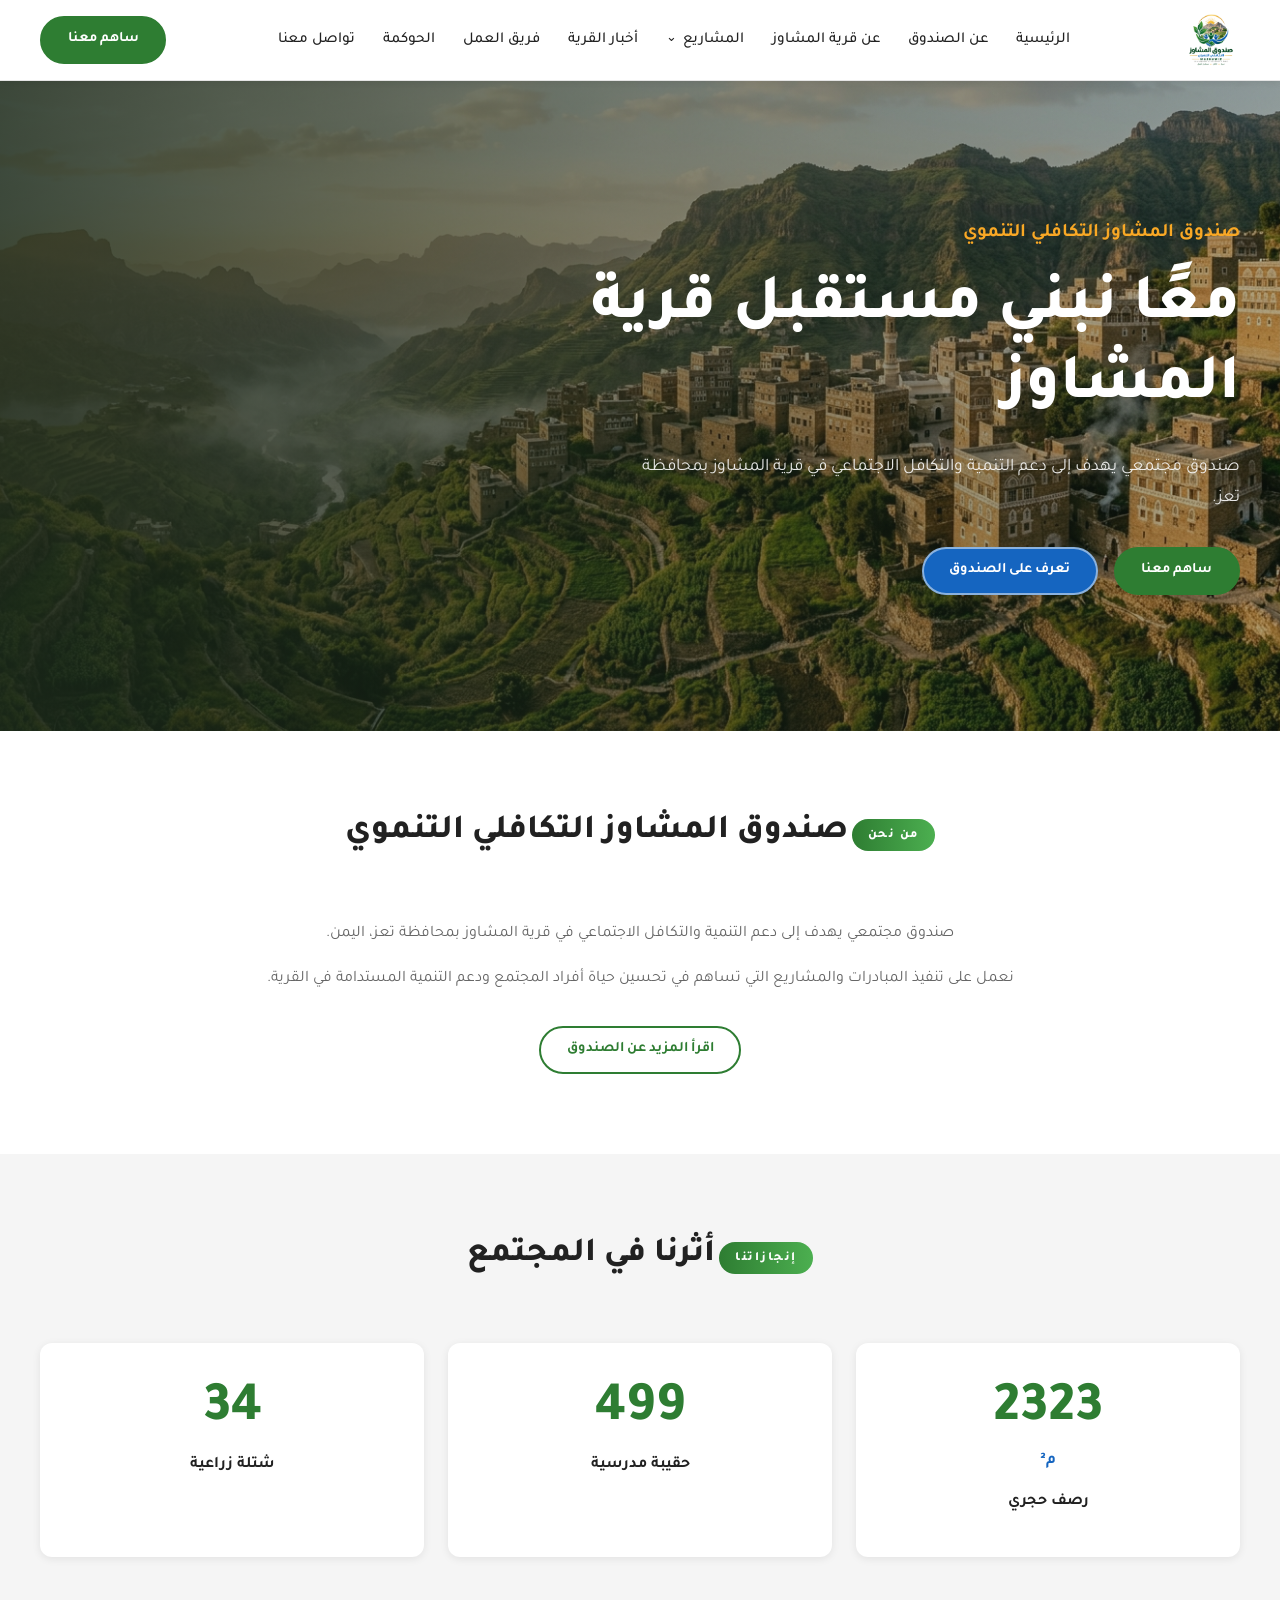
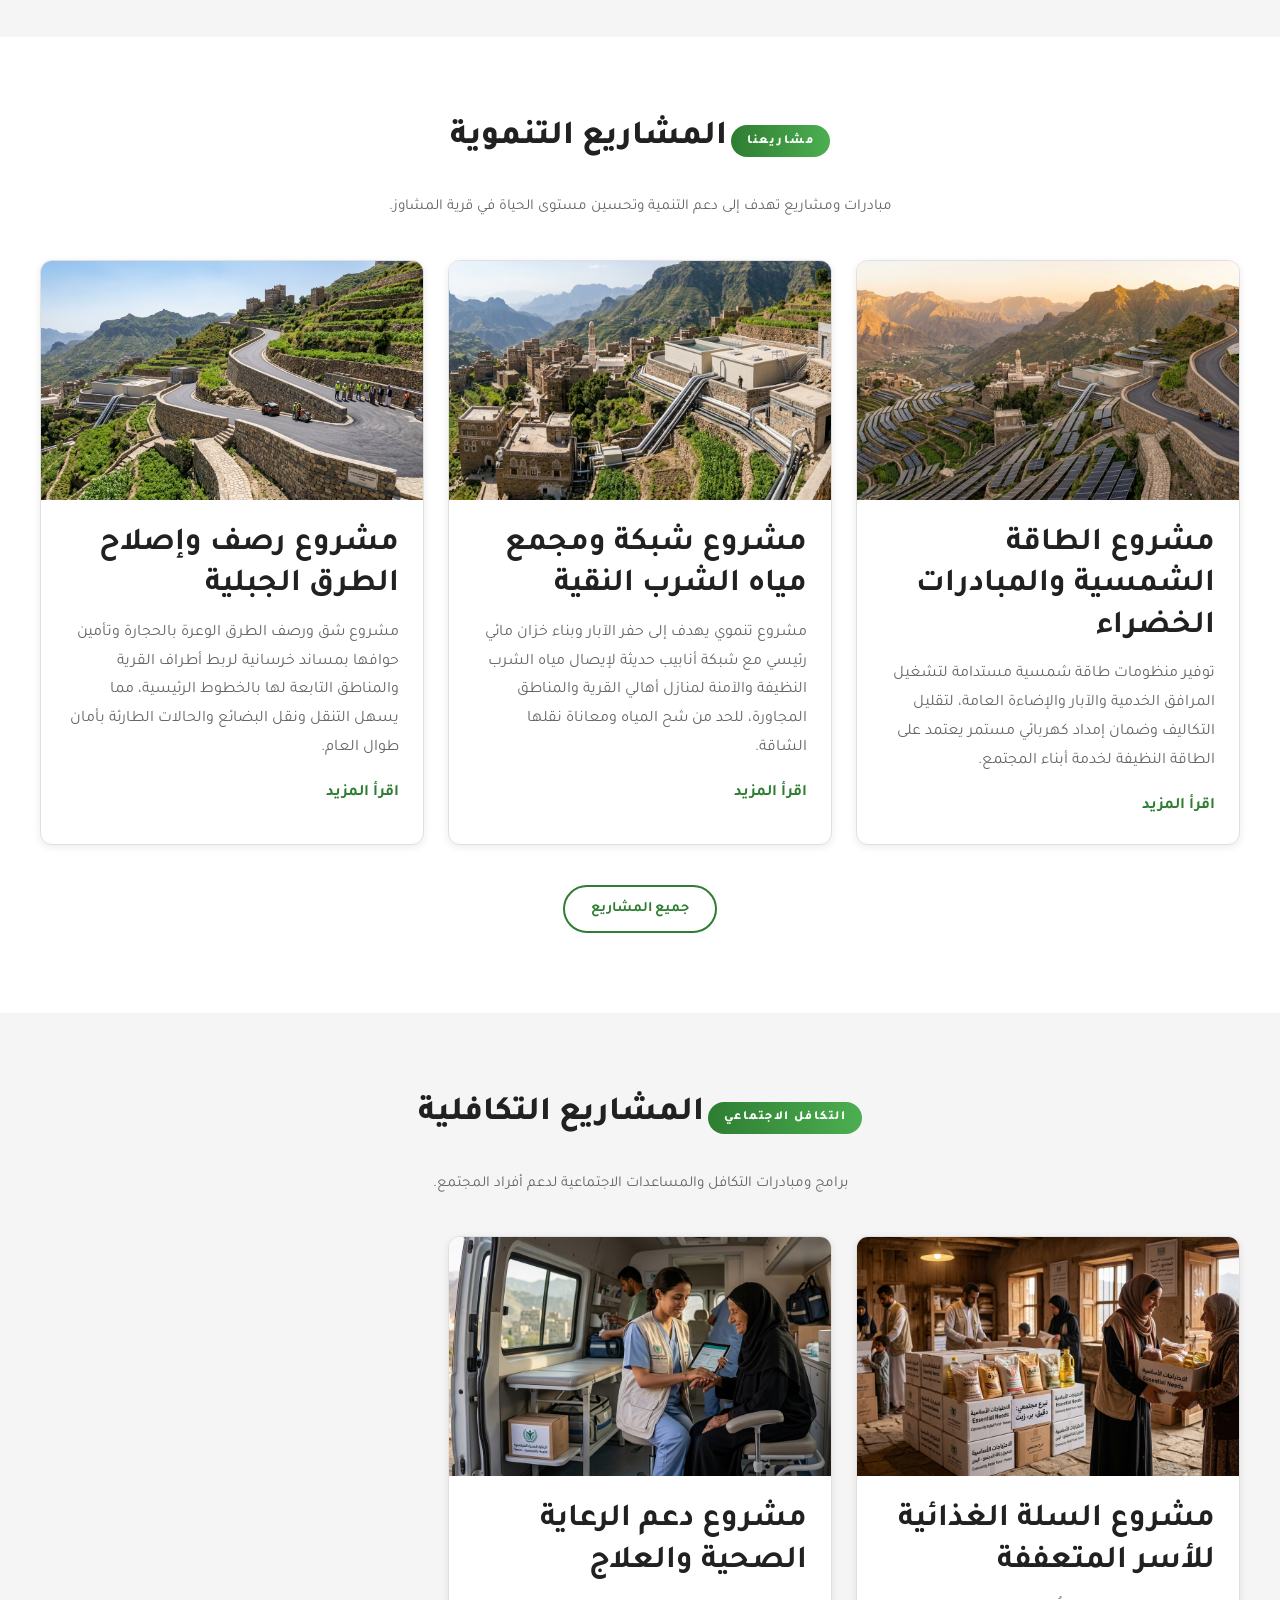
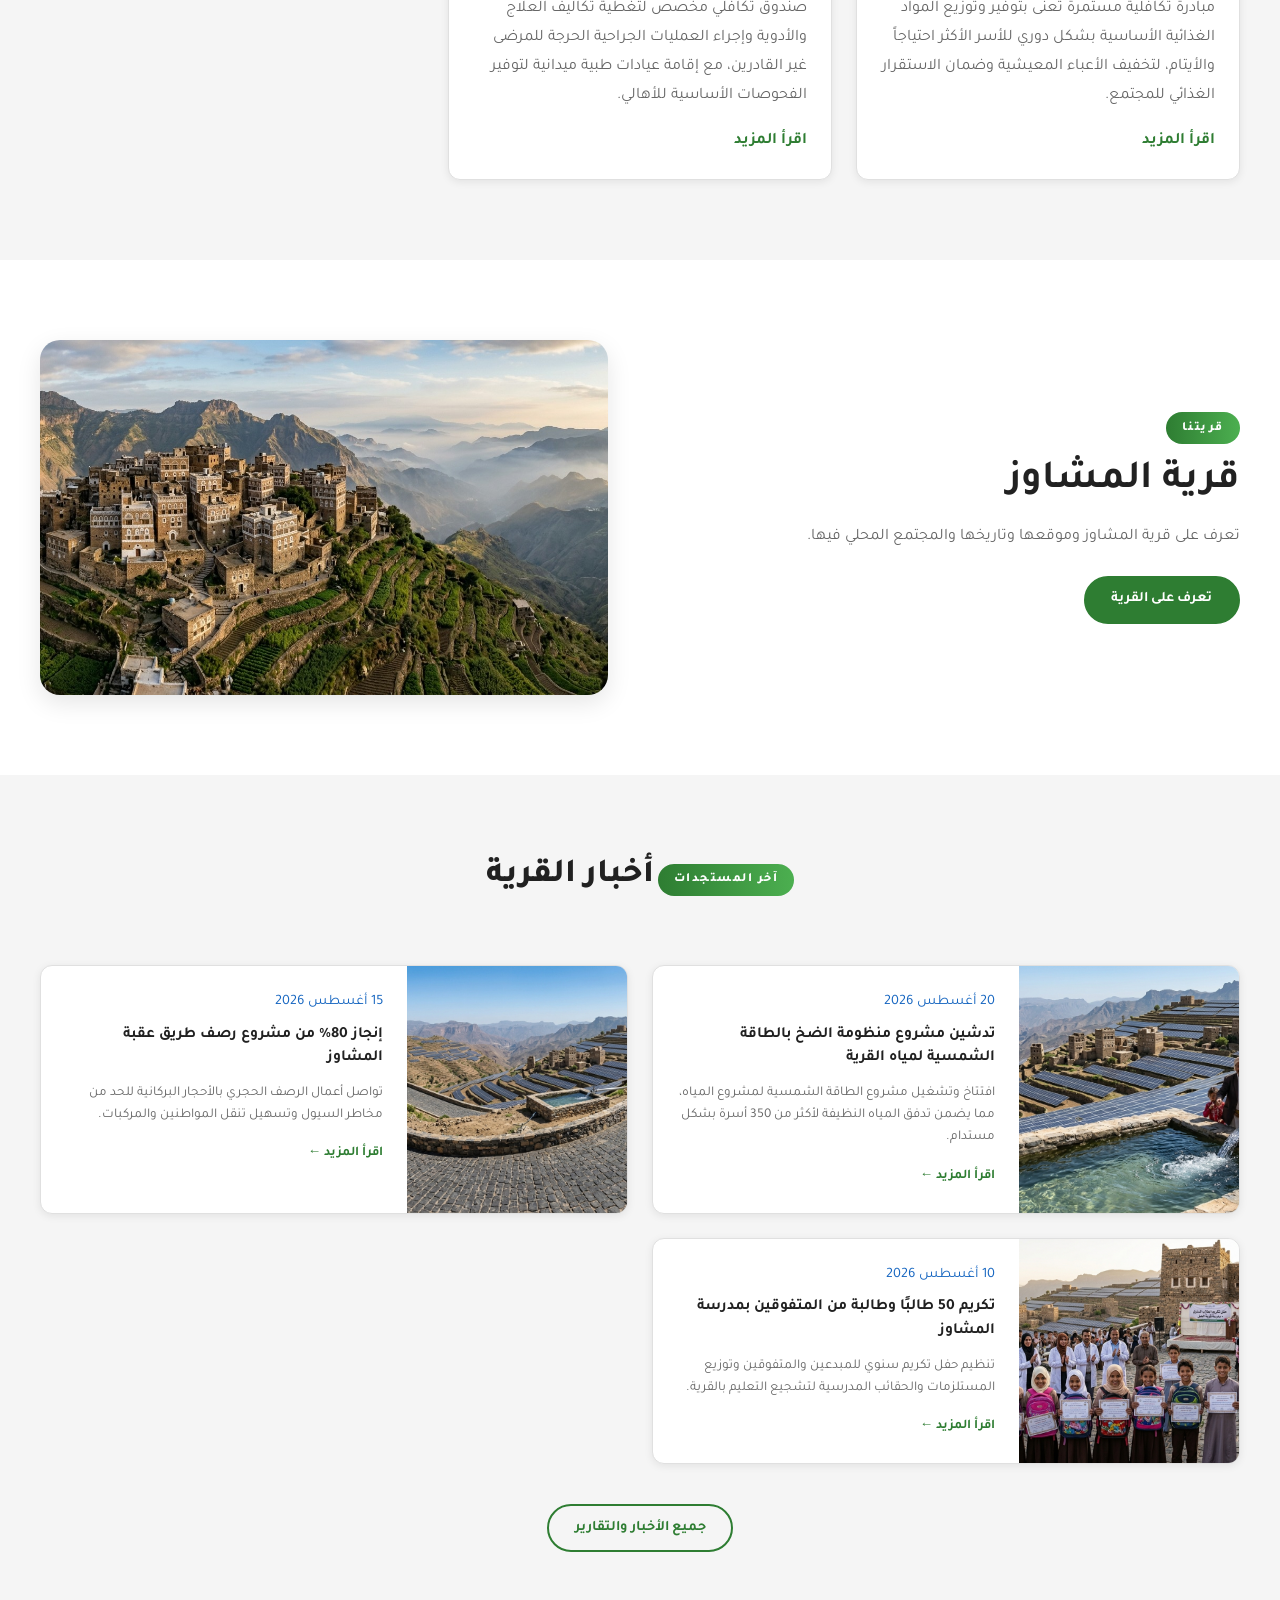
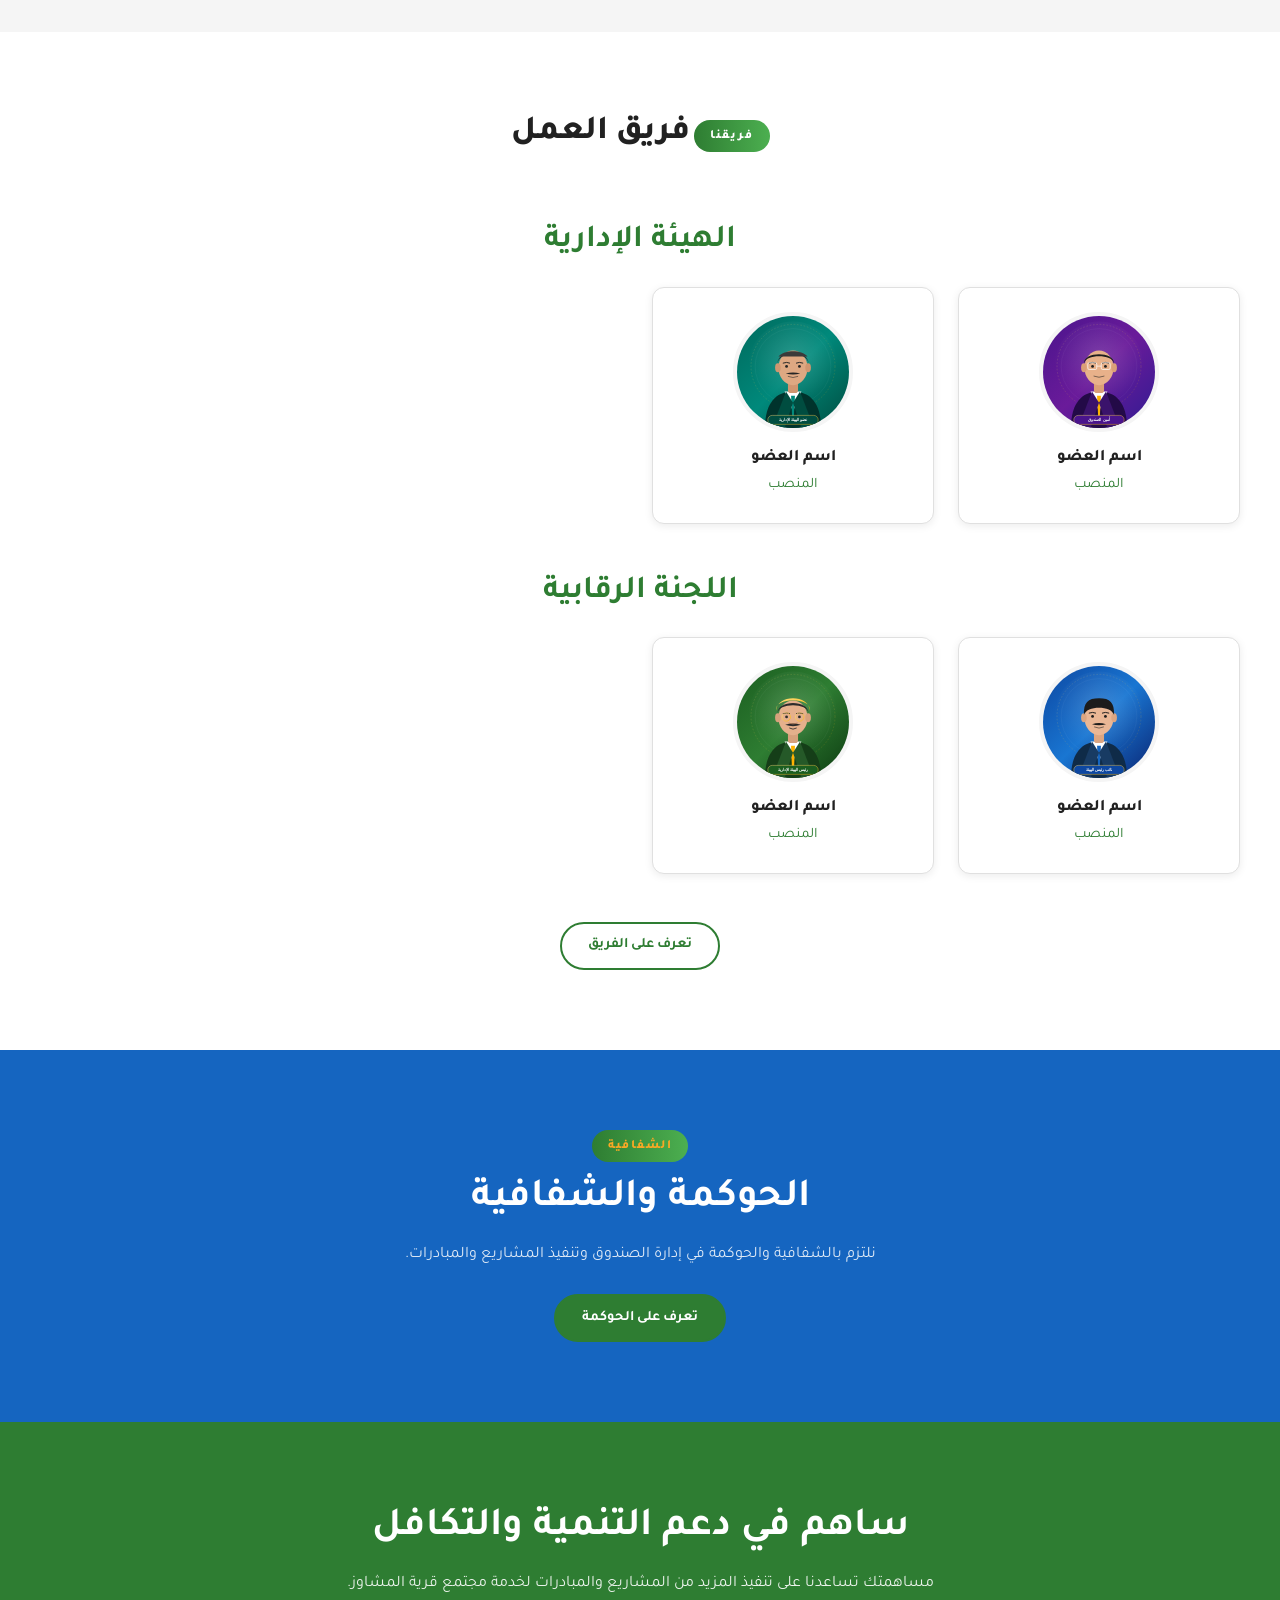
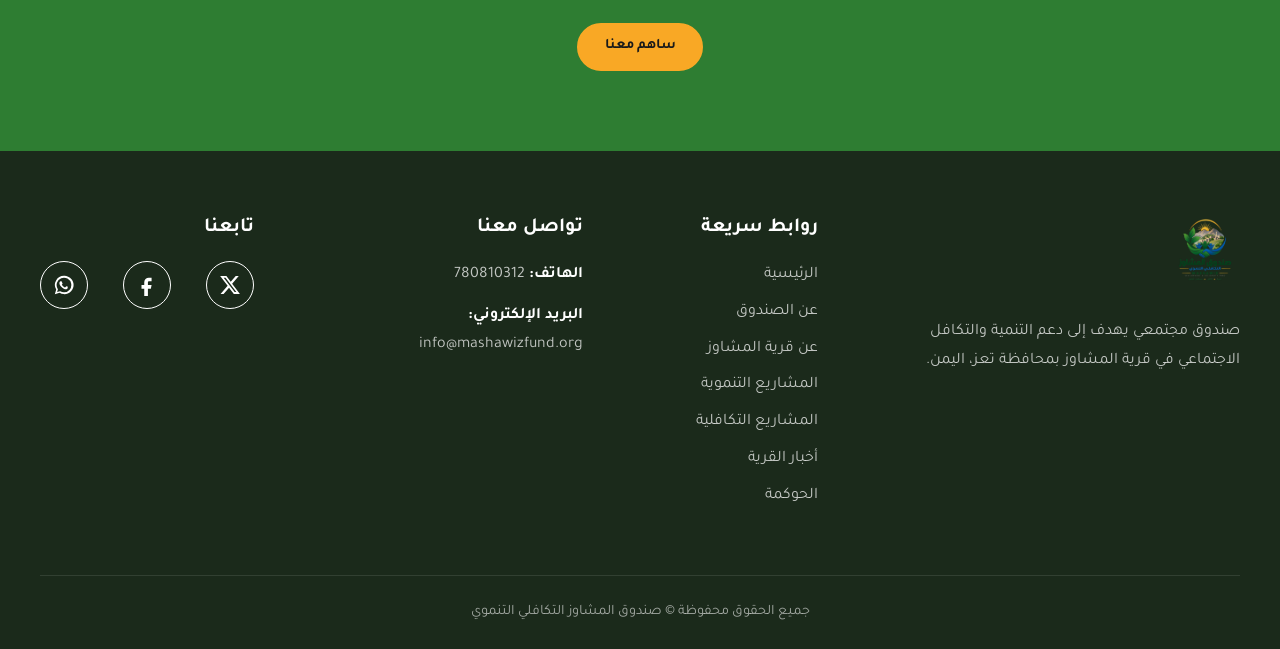
<file: Index/index.html>
<!DOCTYPE html>
<html lang="ar" dir="rtl">

<head>
    <meta charset="UTF-8">
    <meta name="viewport" content="width=device-width, initial-scale=1.0">

    <title>صندوق المشاوز التكافلي التنموي</title>

    <!-- Google Fonts -->
    <link rel="preconnect" href="https://fonts.googleapis.com">
    <link rel="preconnect" href="https://fonts.gstatic.com" crossorigin>

    <!-- Choose Tajawal or Cairo according to the project design -->
    <link href="https://fonts.googleapis.com/css2?family=Tajawal:wght@400;500;700;800&display=swap" rel="stylesheet">

   

    <!-- Main Stylesheet -->
    <link rel="stylesheet" href="css/main.css">
    <link rel="stylesheet" href="css/header.css">
    <link rel="stylesheet" href="css/footer.css">
    <link rel="stylesheet" href="css/hero.css">
    <link rel="stylesheet" href="css/cards.css">
    <link rel="stylesheet" href="../Index/css/responsive.css">
</head>





<body>


    <!-- =====================================================
         HEADER / NAVBAR
         Shared across all pages
    ====================================================== -->
    <header class="site-header">

        <div class="container">

            <!-- Logo -->
            <a href="index.html" class="site-header__logo">
                <img src="../Images/logo.png" alt="شعار صندوق المشاوز التكافلي التنموي">
            </a>

            <!-- Mobile Menu Toggle -->
            <input type="checkbox" id="menu-toggle" class="site-header__menu-checkbox" aria-label="فتح القائمة">
            <label for="menu-toggle" class="site-header__menu-toggle" aria-label="فتح القائمة">
                <span></span>
                <span></span>
                <span></span>
            </label>

            <!-- Main Navigation -->
            <nav class="site-header__nav" aria-label="القائمة الرئيسية">

                <ul class="site-header__nav-list">

                    <li class="site-header__nav-item">
                        <a href="index.html">الرئيسية</a>
                    </li>

                    <li class="site-header__nav-item">
                        <a href="../about/about.html">عن الصندوق</a>
                    </li>

                    <li class="site-header__nav-item">
                        <a href="../village/village.html">عن قرية المشاوز</a>
                    </li>

                    <!-- Projects Dropdown -->
                    <li class="site-header__nav-item site-header__nav-item--dropdown">

                        <a href="../project/projects.html">
                            المشاريع
                        </a>

                        <ul class="site-header__dropdown">

                            <li>
                                <a href="../project/projects.html">
                                    المشاريع التنموية
                                </a>
                            </li>

                            <li>
                                <a href="../Solidarity/solidarity.html">
                                    المشاريع التكافلية
                                </a>
                            </li>

                        </ul>

                    </li>

                    <li class="site-header__nav-item">
                        <a href="../news/news.html">أخبار القرية</a>
                    </li>

                    <li class="site-header__nav-item">
                        <a href="../team/team.html">فريق العمل</a>
                    </li>

                    <li class="site-header__nav-item">
                        <a href="../Governence/governence.html">الحوكمة</a>
                    </li>

                    <li class="site-header__nav-item">
                        <a href="../contact/contact.html">تواصل معنا</a>
                    </li>

                </ul>

            </nav>

            <!-- Main CTA -->
            <a href="../contribute/contribute.html" class="btn btn--primary">
                ساهم معنا
            </a>

        </div>

    </header>


    <main>

        <!--  =====================================================
             HERO SECTION
             Homepage only
        ====================================================== -->
        <section class="hero">

            <div class="hero__background">
                <img src="../Images/index_hero.jpeg" alt="منظر بانورامي لقرية المشاوز">
            </div>

            <div class="hero__overlay"></div>

            <div class="container">

                <div class="hero__content">

                    <p class="hero__subtitle">
                        صندوق المشاوز التكافلي التنموي
                    </p>

                    <h1 class="hero__title">
                        معًا نبني مستقبل قرية المشاوز
                    </h1>

                    <p class="hero__description">
                        صندوق مجتمعي يهدف إلى دعم التنمية والتكافل
                        الاجتماعي في قرية المشاوز بمحافظة تعز.
                    </p>

                    <div class="hero__actions">

                        <a href="../contribute/contribute.html" class="btn btn--primary">
                            ساهم معنا
                        </a>

                        <a href="../about/about.html" class="btn btn--secondary">
                            تعرف على الصندوق
                        </a>

                    </div>

                </div>

            </div>

        </section>


        <!-- =====================================================
             ABOUT / INTRODUCTION SECTION
        ====================================================== -->
        <section class="about-preview">

            <div class="container">

                <div class="section-heading">

                    <span class="section-heading__label">
                        من نحن
                    </span>

                    <h2 class="section-heading__title">
                        صندوق المشاوز التكافلي التنموي
                    </h2>

                </div>

                <div class="about-preview__content">

                    <div class="about-preview__text">

                        <p>
                            صندوق مجتمعي يهدف إلى دعم التنمية والتكافل
                            الاجتماعي في قرية المشاوز بمحافظة تعز، اليمن.
                        </p>

                        <p>
                            نعمل على تنفيذ المبادرات والمشاريع التي تساهم
                            في تحسين حياة أفراد المجتمع ودعم التنمية
                            المستدامة في القرية.
                        </p>

                        <a href="../about/about.html" class="btn btn--outline">
                            اقرأ المزيد عن الصندوق
                        </a>

                    </div>

                </div>

            </div>

        </section>


        <!-- =====================================================
             STATISTICS / ACHIEVEMENTS
        ====================================================== -->
        <section class="statistics">

            <div class="container">

                <div class="section-heading">

                    <span class="section-heading__label">
                        إنجازاتنا
                    </span>

                    <h2 class="section-heading__title">
                        أثرنا في المجتمع
                    </h2>

                </div>

                <div class="statistics__grid">

                    <!-- Statistic 01 -->
                    <article class="stat-card">

                        <div class="stat-card__number">
                            2323
                        </div>

                        <div class="stat-card__unit">
                            م²
                        </div>

                        <p class="stat-card__title">
                            رصف حجري
                        </p>

                    </article>

                    <!-- Statistic 02 -->
                    <article class="stat-card">

                        <div class="stat-card__number">
                            499
                        </div>

                        <p class="stat-card__title">
                            حقيبة مدرسية
                        </p>

                    </article>

                    <!-- Statistic 03 -->
                    <article class="stat-card">

                        <div class="stat-card__number">
                            34
                        </div>

                        <p class="stat-card__title">
                            شتلة زراعية
                        </p>

                    </article>

                </div>

            </div>

        </section>


        <!-- =====================================================
             DEVELOPMENT PROJECTS
        ====================================================== -->
        <section class="projects-preview">

            <div class="container">

                <div class="section-heading">

                    <span class="section-heading__label">
                        مشاريعنا
                    </span>

                    <h2 class="section-heading__title">
                        المشاريع التنموية
                    </h2>

                    <p class="section-heading__description">
                        مبادرات ومشاريع تهدف إلى دعم التنمية وتحسين
                        مستوى الحياة في قرية المشاوز.
                    </p>

                </div>

                <div class="projects-grid">

                    <!-- Project Card -->
                    <article class="project-card">

                        <div class="project-card__image">

                            <img src="../Images/pr3_index.jpeg" alt="مشروع تنموي">

                        </div>

                        <div class="project-card__content">

                            <h3 class="project-card__title">
                                مشروع الطاقة الشمسية والمبادرات الخضراء
                            </h3>

                            <p class="project-card__description">
                                توفير منظومات طاقة شمسية مستدامة لتشغيل المرافق الخدمية والآبار والإضاءة العامة، لتقليل
                                التكاليف وضمان إمداد كهربائي مستمر يعتمد على الطاقة النظيفة لخدمة أبناء المجتمع.
                            </p>

                            <a href="../project/projects.html" class="project-card__link">
                                اقرأ المزيد
                            </a>

                        </div>

                    </article>


                    <!-- Project Card -->
                    <article class="project-card">

                        <div class="project-card__image">

                            <img src="../Images/pr1_index.jpeg" alt="مشروع تنموي">

                        </div>

                        <div class="project-card__content">

                            <h3 class="project-card__title">
                                مشروع شبكة ومجمع مياه الشرب النقية
                            </h3>

                            <p class="project-card__description">
                                مشروع تنموي يهدف إلى حفر الآبار وبناء خزان مائي رئيسي مع شبكة أنابيب حديثة لإيصال مياه
                                الشرب النظيفة والآمنة لمنازل أهالي القرية والمناطق المجاورة، للحد من شح المياه ومعاناة
                                نقلها الشاقة.
                            </p>

                            <a href="../project/projects.html" class="project-card__link">
                                اقرأ المزيد
                            </a>

                        </div>

                    </article>


                    <!-- Project Card -->
                    <article class="project-card">

                        <div class="project-card__image">

                            <img src="../Images/pr2_index.jpeg" alt="مشروع تنموي">

                        </div>

                        <div class="project-card__content">

                            <h3 class="project-card__title">
                                مشروع رصف وإصلاح الطرق الجبلية
                            </h3>

                            <p class="project-card__description">
                                مشروع شق ورصف الطرق الوعرة بالحجارة وتأمين حوافها بمساند خرسانية لربط أطراف القرية
                                والمناطق التابعة لها بالخطوط الرئيسية، مما يسهل التنقل ونقل البضائع والحالات الطارئة
                                بأمان طوال العام.
                            </p>

                            <a href="../project/projects.html" class="project-card__link">
                                اقرأ المزيد
                            </a>

                        </div>

                    </article>

                </div>

                <div class="section-action">

                    <a href="../project/projects.html" class="btn btn--outline">
                        جميع المشاريع
                    </a>

                </div>

            </div>

        </section>


        <!-- =====================================================
             SOLIDARITY PROJECTS
        ====================================================== -->
        <section class="solidarity-preview">

            <div class="container">

                <div class="section-heading">

                    <span class="section-heading__label">
                        التكافل الاجتماعي
                    </span>

                    <h2 class="section-heading__title">
                        المشاريع التكافلية
                    </h2>

                    <p class="section-heading__description">
                        برامج ومبادرات التكافل والمساعدات الاجتماعية
                        لدعم أفراد المجتمع.
                    </p>

                </div>

                <div class="projects-grid">

                    <article class="project-card">

                        <div class="project-card__image">

                            <img src="../Images/ppr1_index.jpeg" alt="برنامج تكافلي">

                        </div>

                        <div class="project-card__content">

                            <h3 class="project-card__title">
                                مشروع السلة الغذائية للأسر المتعففة
                            </h3>

                            <p class="project-card__description">
                                مبادرة تكافلية مستمرة تُعنى بتوفير وتوزيع المواد الغذائية الأساسية بشكل دوري للأسر
                                الأكثر احتياجاً والأيتام، لتخفيف الأعباء المعيشية وضمان الاستقرار الغذائي للمجتمع.
                            </p>

                            <a href="../Solidarity/solidarity.html" class="project-card__link">
                                اقرأ المزيد
                            </a>

                        </div>

                    </article>

                    <article class="project-card">

                        <div class="project-card__image">

                            <img src="../Images/ppr2_index.jpeg" alt="مساعدات اجتماعية">

                        </div>

                        <div class="project-card__content">

                            <h3 class="project-card__title">
                                مشروع دعم الرعاية الصحية والعلاج
                            </h3>

                            <p class="project-card__description">
                                صندوق تكافلي مخصص لتغطية تكاليف العلاج والأدوية وإجراء العمليات الجراحية الحرجة للمرضى
                                غير القادرين، مع إقامة عيادات طبية ميدانية لتوفير الفحوصات الأساسية للأهالي.
                            </p>

                            <a href="../Solidarity/solidarity.html" class="project-card__link">
                                اقرأ المزيد
                            </a>

                        </div>

                    </article>

                </div>

            </div>

        </section>


        <!-- =====================================================
             VILLAGE PREVIEW
        ====================================================== -->
        <section class="village-preview">

            <div class="container">

                <div class="village-preview__content">

                    <div class="village-preview__text">

                        <span class="section-heading__label">
                            قريتنا
                        </span>

                        <h2>
                            قرية المشاوز
                        </h2>

                        <p>
                            تعرف على قرية المشاوز وموقعها وتاريخها
                            والمجتمع المحلي فيها.
                        </p>

                        <a href="../village/village.html" class="btn btn--primary">
                            تعرف على القرية
                        </a>

                    </div>

                    <div class="village-preview__image">

                        <img src="../Images/village_index.jpeg" alt="قرية المشاوز">

                    </div>

                </div>

            </div>

        </section>


        <!-- =====================================================
             NEWS PREVIEW
        ====================================================== -->
        <section class="news-preview">

            <div class="container">

                <div class="section-heading">

                    <span class="section-heading__label">
                        آخر المستجدات
                    </span>

                    <h2 class="section-heading__title">
                        أخبار القرية
                    </h2>

                </div>

                <div class="news-grid">

                    <article class="news-card">

                        <div class="news-card__image">

                            <img src="../Images/news1_index.jpeg" alt="تدشين مشروع منظومة الضخ بالطاقة الشمسية">

                        </div>

                        <div class="news-card__content">

                            <time class="news-card__date" datetime="2026-08-20">
                                20 أغسطس 2026
                            </time>

                            <h3 class="news-card__title">
                                تدشين مشروع منظومة الضخ بالطاقة الشمسية لمياه القرية
                            </h3>

                            <p class="news-card__excerpt">
                                افتتاخ وتشغيل مشروع الطاقة الشمسية لمشروع المياه، مما يضمن تدفق المياه النظيفة لأكثر من
                                350 أسرة بشكل مستدام.
                            </p>

                            <a href="../news/news.html" class="news-card__link">
                                اقرأ المزيد &larr;
                            </a>

                        </div>

                    </article>


                    <article class="news-card">

                        <div class="news-card__image">

                            <img src="../Images/news2_index.jpeg" alt="مشروع رصف طريق عقبة المشاوز">

                        </div>

                        <div class="news-card__content">

                            <time class="news-card__date" datetime="2026-08-15">
                                15 أغسطس 2026
                            </time>

                            <h3 class="news-card__title">
                                إنجاز 80% من مشروع رصف طريق عقبة المشاوز
                            </h3>

                            <p class="news-card__excerpt">
                                تواصل أعمال الرصف الحجري بالأحجار البركانية للحد من مخاطر السيول وتسهيل تنقل المواطنين
                                والمركبات.
                            </p>

                            <a href="../news/news.html" class="news-card__link">
                                اقرأ المزيد &larr;
                            </a>

                        </div>

                    </article>


                    <article class="news-card">

                        <div class="news-card__image">

                            <img src="../Images/news3_index.jpeg" alt="تكريم المتفوقين في مدرسة المشاوز">

                        </div>

                        <div class="news-card__content">

                            <time class="news-card__date" datetime="2026-08-10">
                                10 أغسطس 2026
                            </time>

                            <h3 class="news-card__title">
                                تكريم 50 طالبًا وطالبة من المتفوقين بمدرسة المشاوز
                            </h3>

                            <p class="news-card__excerpt">
                                تنظيم حفل تكريم سنوي للمبدعين والمتفوقين وتوزيع المستلزمات والحقائب المدرسية لتشجيع
                                التعليم بالقرية.
                            </p>

                            <a href="../news/news.html" class="news-card__link">
                                اقرأ المزيد &larr;
                            </a>

                        </div>

                    </article>

                </div>

                <div class="section-action">

                    <a href="../news/news.html" class="btn btn--outline">
                        جميع الأخبار والتقارير
                    </a>

                </div>

            </div>

        </section>


        <!-- =====================================================
             TEAM
        ====================================================== -->
        <section class="team-preview">

            <div class="container">

                <div class="section-heading">

                    <span class="section-heading__label">
                        فريقنا
                    </span>

                    <h2 class="section-heading__title">
                        فريق العمل
                    </h2>

                </div>


                <!-- Administrative Committee -->
                <div class="team-group">

                    <h3 class="team-group__title">
                        الهيئة الإدارية
                    </h3>

                    <div class="team-grid">

                        <article class="team-card">

                            <div class="team-card__image">

                                <img src="../team/images/team/member-04.svg" alt="عضو الهيئة الإدارية">

                            </div>

                            <h4 class="team-card__name">
                                اسم العضو
                            </h4>

                            <p class="team-card__position">
                                المنصب
                            </p>

                        </article>

                        <article class="team-card">

                            <div class="team-card__image">

                                <img src="../team/images/team/member-03.svg" alt="عضو الهيئة الإدارية">

                            </div>

                            <h4 class="team-card__name">
                                اسم العضو
                            </h4>

                            <p class="team-card__position">
                                المنصب
                            </p>

                        </article>

                    </div>

                </div>


                <!-- Supervisory Committee -->
                <div class="team-group">

                    <h3 class="team-group__title">
                        اللجنة الرقابية
                    </h3>

                    <div class="team-grid">

                        <article class="team-card">

                            <div class="team-card__image">

                                <img src="../team/images/team/member-02.svg" alt="عضو اللجنة الرقابية">

                            </div>

                            <h4 class="team-card__name">
                                اسم العضو
                            </h4>

                            <p class="team-card__position">
                                المنصب
                            </p>

                        </article>

                        <article class="team-card">

                            <div class="team-card__image">

                                <img src="../team/images/team/member-01.svg" alt="عضو اللجنة الرقابية">

                            </div>

                            <h4 class="team-card__name">
                                اسم العضو
                            </h4>

                            <p class="team-card__position">
                                المنصب
                            </p>

                        </article>

                    </div>

                </div>

                <div class="section-action">

                    <a href="../team/team.html" class="btn btn--outline">
                        تعرف على الفريق
                    </a>

                </div>

            </div>

        </section>


        <!-- =====================================================
             GOVERNANCE / TRANSPARENCY
        ====================================================== -->
        <section class="governance-preview">

            <div class="container">

                <div class="governance-preview__content">

                    <div class="governance-preview__text">

                        <span class="section-heading__label">
                            الشفافية
                        </span>

                        <h2>
                            الحوكمة والشفافية
                        </h2>

                        <p>
                            نلتزم بالشفافية والحوكمة في إدارة الصندوق
                            وتنفيذ المشاريع والمبادرات.
                        </p>

                        <a href="../Governence/governence.html " class="btn btn--primary">
                            تعرف على الحوكمة
                        </a>

                    </div>

                </div>

            </div>

        </section>


        <!-- =====================================================
             CONTRIBUTE CTA
        ====================================================== -->
        <section class="contribute-cta">

            <div class="container">

                <div class="contribute-cta__content">

                    <h2>
                        ساهم في دعم التنمية والتكافل
                    </h2>

                    <p>
                        مساهمتك تساعدنا على تنفيذ المزيد من المشاريع
                        والمبادرات لخدمة مجتمع قرية المشاوز.
                    </p>

                    <a href="../contribute/contribute.html" class="btn btn--accent">
                        ساهم معنا
                    </a>

                </div>

            </div>

        </section>

    </main>


    <!-- =====================================================
         FOOTER
         Shared across all pages
    ====================================================== -->
    <footer class="site-footer">

        <div class="container">

            <div class="site-footer__grid">

                <!-- Footer About -->
                <div class="site-footer__about">

                    <a href="index.html" class="site-footer__logo">
                        <img src="../Images/logo.png" alt="شعار صندوق المشاوز التكافلي التنموي">
                    </a>

                    <p>
                        صندوق مجتمعي يهدف إلى دعم التنمية والتكافل
                        الاجتماعي في قرية المشاوز بمحافظة تعز، اليمن.
                    </p>

                </div>


                <!-- Quick Links -->
                <div class="site-footer__links">

                    <h3>
                        روابط سريعة
                    </h3>

                    <ul>

                        <li>
                            <a href="index.html">
                                الرئيسية
                            </a>
                        </li>

                        <li>
                            <a href="../about/about.html">
                                عن الصندوق
                            </a>
                        </li>

                        <li>
                            <a href="../village/village.html">
                                عن قرية المشاوز
                            </a>
                        </li>

                        <li>
                            <a href="../project/projects.html">
                                المشاريع التنموية
                            </a>
                        </li>

                        <li>
                            <a href="../Solidarity/solidarity.html">
                                المشاريع التكافلية
                            </a>
                        </li>

                        <li>
                            <a href="../news/news.html">
                                أخبار القرية
                            </a>
                        </li>

                        <li>
                            <a href="../Governence/governence.html">
                                الحوكمة
                            </a>
                        </li>

                    </ul>

                </div>


                <!-- Contact Information -->
                <div class="site-footer__contact">

                    <h3>
                        تواصل معنا
                    </h3>

                    <address>

                        <p>
                            <strong>الهاتف:</strong>
                            <a href="tel:780810312">
                                780810312
                            </a>
                        </p>

                        <p>
                            <strong>البريد الإلكتروني:</strong>
                            <a href="mailto:info@mashawizfund.org">
                                info@mashawizfund.org
                            </a>
                        </p>

                    </address>

                </div>


                <!-- Social Media -->
                <div class="soical-icons">

                    <h3>
                        تابعنا
                    </h3>

                    <div class="social-icons">
                            <a href="#" class="social-icon">
                                <svg viewBox="0 0 24 24" aria-hidden="true">
            <path d="M18.244 2.25h3.308l-7.227 8.26 8.502 11.24h-6.657l-5.214-6.817-5.964 6.817H1.684l7.73-8.835L1.254 2.25H8.08l4.713 6.231L18.244 2.25Zm-1.161 17.52h1.833L7.084 4.126H5.117L17.083 19.77Z"/>
        </svg>
                                </a>

                     <a href="#" class="social-icon">
                                <svg viewBox="0 0 24 24" aria-hidden="true">
        <path d="M14 8h3V4h-3c-2.8 0-5 2.2-5 5v3H6v4h3v8h4v-8h3.2l.8-4H13V9c0-.6.4-1 1-1Z"/>
    </svg>
                            </a>

                    <a href="#" class="social-icon">
                           <svg viewBox="0 0 24 24" aria-hidden="true">
        <path d="M12 2a9.9 9.9 0 0 0-8.5 15L2 22l5.2-1.5A10 10 0 1 0 12 2Zm0 18a8 8 0 0 1-4.1-1.1l-.3-.2-3.1.9.9-3-.2-.3A8 8 0 1 1 12 20Zm4.4-5.8c-.2-.1-1.4-.7-1.6-.8-.2-.1-.4-.1-.6.1-.2.2-.6.8-.8 1-.1.2-.3.2-.5.1-.3-.1-1-.4-1.9-1.2-.7-.6-1.2-1.4-1.3-1.6-.1-.2 0-.3.1-.4l.4-.5c.1-.1.2-.3.2-.4 0-.1 0-.3-.1-.4-.1-.1-.6-1.4-.8-1.9-.2-.5-.4-.4-.6-.4h-.5c-.2 0-.4.1-.6.3-.2.2-.8.8-.8 2s.8 2.3.9 2.5c.1.2 1.6 2.5 3.9 3.4.5.2.9.4 1.2.5.5.2 1 .2 1.4.1.4-.1 1.4-.6 1.6-1.1.2-.5.2-1 .1-1.1-.1-.1-.2-.2-.4-.3Z"/>
    </svg>
                        </a>

                    
                    </div>

                </div>

            </div>


            <!-- Footer Bottom -->
            <div class="site-footer__bottom">

                <p>
                    جميع الحقوق محفوظة © صندوق المشاوز التكافلي التنموي
                </p>

            </div>

        </div>

    </footer>
    


</body>

</html>
</file>
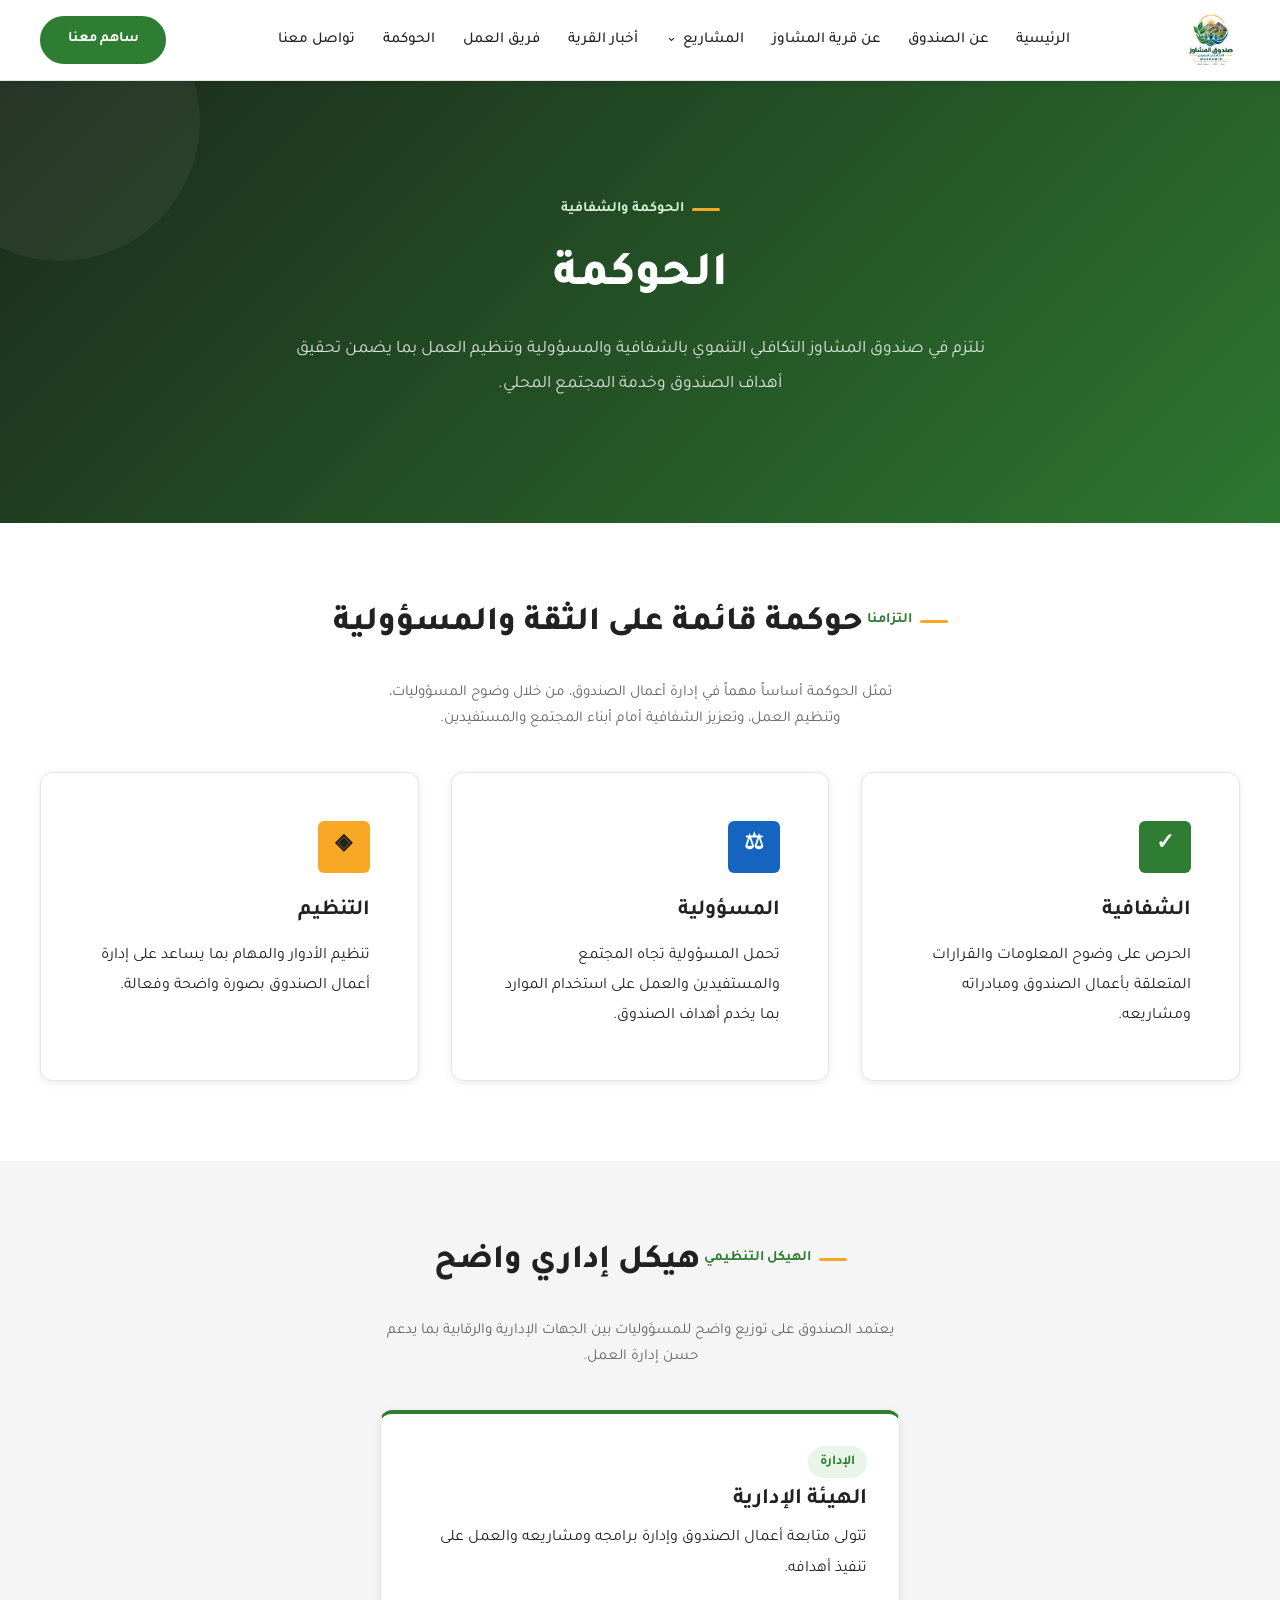
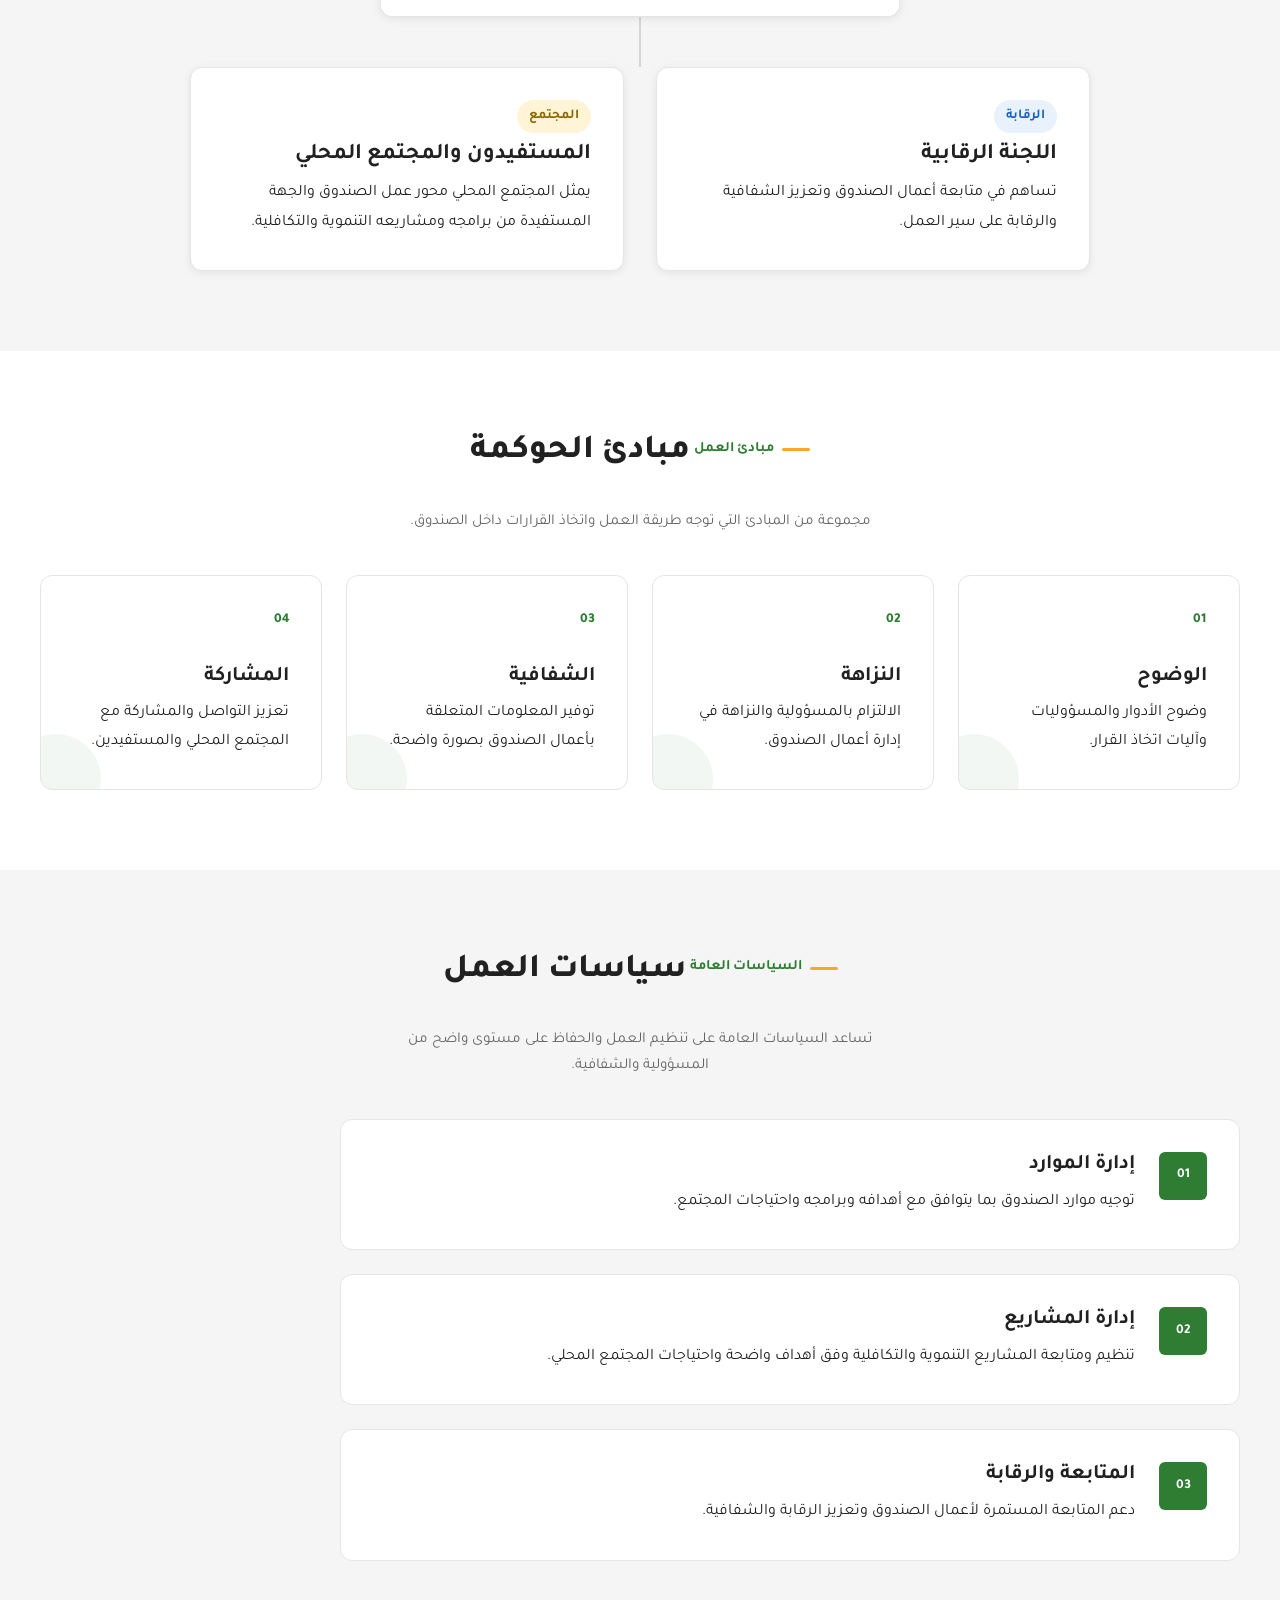
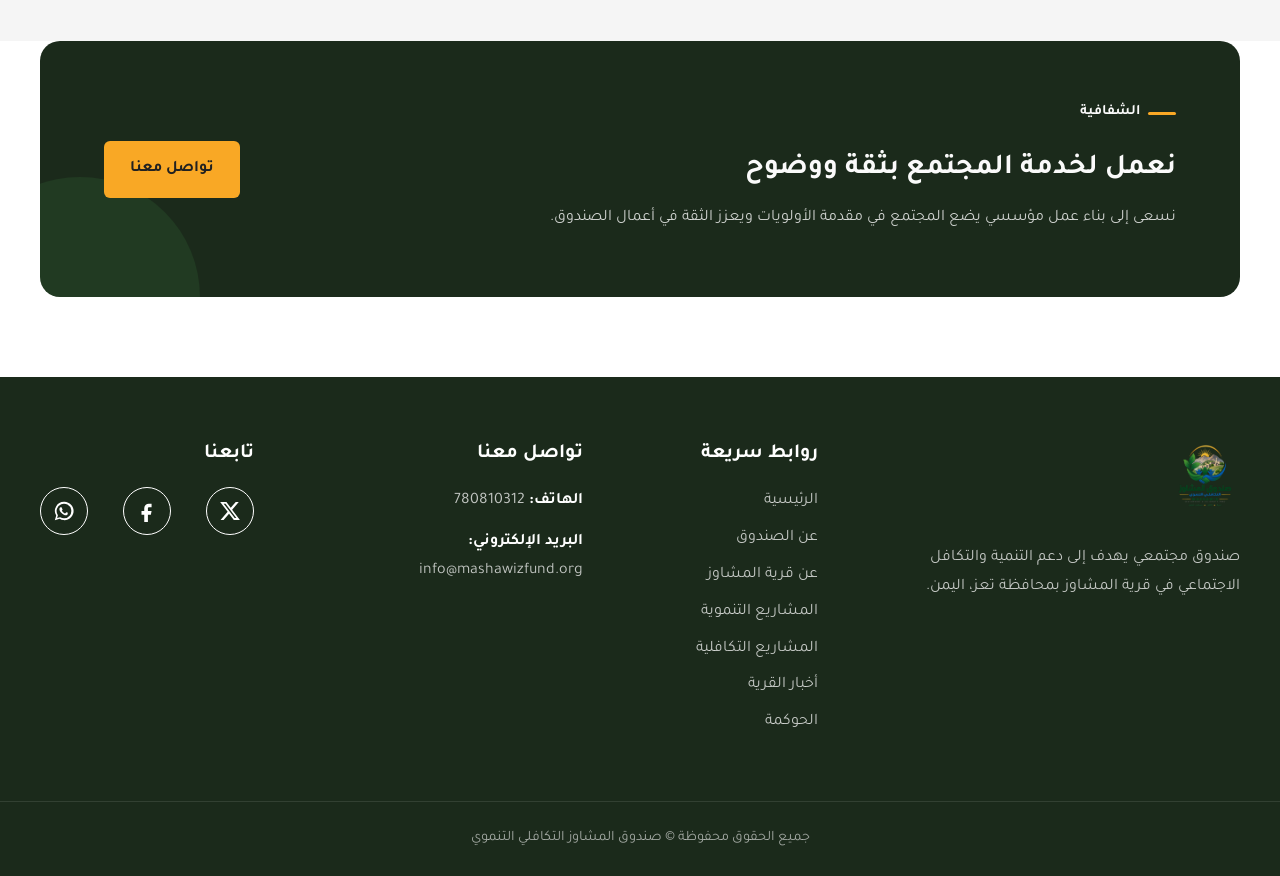
<file: Governence/governence.html>
<!DOCTYPE html>
<html lang="ar" dir="rtl">
<head>
    <meta charset="UTF-8">
    <meta name="viewport" content="width=device-width, initial-scale=1.0">

    <meta
        name="description"
        content="الحوكمة والشفافية في صندوق المشاوز التكافلي التنموي"
    >

    <title>الحوكمة | صندوق المشاوز التكافلي التنموي</title>

    <!-- Google Font -->
    <link rel="preconnect" href="https://fonts.googleapis.com">
    <link rel="preconnect" href="https://fonts.gstatic.com" crossorigin>

    <link
        href="https://fonts.googleapis.com/css2?family=Tajawal:wght@400;500;700;800&display=swap"
        rel="stylesheet"
    >

    <!-- Existing Styles -->
    <link rel="stylesheet" href="../Index/css/main.css">
    <link rel="stylesheet" href="../Index/css/header.css">
    <link rel="stylesheet" href="../Index/css/footer.css">
    <link rel="stylesheet" href="../Index/css/responsive.css">
    <link rel="stylesheet" href="../Index/css/hero.css">

</head>

<body>

    <!-- =====================================================
         EXISTING HEADER
         Keep your existing header/navbar here.
         ===================================================== -->

    <header class="site-header">
        <div class="container">

            <!-- Logo -->
            <a href="../Index/index.html" class="site-header__logo">
                <img
                    src="../Images/logo.png"
                    alt="شعار صندوق المشاوز التكافلي التنموي"
                >
            </a>

            <!-- Mobile Menu Button -->
            <input type="checkbox" id="menu-toggle" class="site-header__menu-checkbox" aria-label="فتح القائمة">
            <label for="menu-toggle" class="site-header__menu-toggle" aria-label="فتح القائمة">
                <span></span>
                <span></span>
                <span></span>
            </label>

            <!-- Main Navigation -->
            <nav class="site-header__nav" aria-label="القائمة الرئيسية">

                <ul class="site-header__nav-list">

                    <li class="site-header__nav-item">
                        <a href="../Index/index.html">الرئيسية</a>
                    </li>

                    <li class="site-header__nav-item">
                        <a href="../about/about.html">عن الصندوق</a>
                    </li>

                    <li class="site-header__nav-item">
                        <a href="../village/village.html">عن قرية المشاوز</a>
                    </li>

                    <!-- Projects Dropdown -->
                    <li class="site-header__nav-item site-header__nav-item--dropdown">

                        <a href="../project/projects.html">
                            المشاريع
                        </a>

                        <ul class="site-header__dropdown">

                            <li>
                                <a href="../project/projects.html">
                                    المشاريع التنموية
                                </a>
                            </li>

                            <li>
                                <a href="../Solidarity/solidarity.html">
                                    المشاريع التكافلية
                                </a>
                            </li>

                        </ul>

                    </li>

                    <li class="site-header__nav-item">
                        <a href="../news/news.html">أخبار القرية</a>
                    </li>

                    <li class="site-header__nav-item">
                        <a href="../team/team.html">فريق العمل</a>
                    </li>

                    <li class="site-header__nav-item">
                        <a href="../Governence/governence.html">الحوكمة</a>
                    </li>

                    <li class="site-header__nav-item">
                        <a href="../contact/contact.html">تواصل معنا</a>
                    </li>

                </ul>

            </nav>

            <!-- Main CTA -->
            <a href="../contribute/contribute.html" class="btn btn--primary">
                ساهم معنا
            </a>

        </div>
    </header>


    <main>

        <!-- =====================================================
             PAGE HERO
             ===================================================== -->

        <section class="page-hero" aria-labelledby="governance-title">

            <div class="container page-hero__container">

                <span class="section-label">
                    الحوكمة والشفافية
                </span>

                <h1 id="governance-title" class="page-hero__title">
                    الحوكمة
                </h1>

                <p class="page-hero__description">
                    نلتزم في صندوق المشاوز التكافلي التنموي بالشفافية
                    والمسؤولية وتنظيم العمل بما يضمن تحقيق أهداف الصندوق
                    وخدمة المجتمع المحلي.
                </p>

            </div>

        </section>


        <!-- =====================================================
             GOVERNANCE INTRODUCTION
             ===================================================== -->

        <section class="section governance-intro">

            <div class="container">

                <div class="section-heading section-heading--center">

                    <span class="section-label">
                        التزامنا
                    </span>

                    <h2 class="section-heading__title">
                        حوكمة قائمة على الثقة والمسؤولية
                    </h2>

                    <p class="section-heading__description">
                        تمثل الحوكمة أساساً مهماً في إدارة أعمال الصندوق،
                        من خلال وضوح المسؤوليات، وتنظيم العمل، وتعزيز
                        الشفافية أمام أبناء المجتمع والمستفيدين.
                    </p>

                </div>


                <div class="governance-grid">

                    <article class="info-card">
                        <div class="info-card__icon" aria-hidden="true">
                            ✓
                        </div>

                        <h3 class="info-card__title">
                            الشفافية
                        </h3>

                        <p class="info-card__text">
                            الحرص على وضوح المعلومات والقرارات المتعلقة
                            بأعمال الصندوق ومبادراته ومشاريعه.
                        </p>
                    </article>


                    <article class="info-card">
                        <div class="info-card__icon" aria-hidden="true">
                            ⚖
                        </div>

                        <h3 class="info-card__title">
                            المسؤولية
                        </h3>

                        <p class="info-card__text">
                            تحمل المسؤولية تجاه المجتمع والمستفيدين
                            والعمل على استخدام الموارد بما يخدم أهداف الصندوق.
                        </p>
                    </article>


                    <article class="info-card">
                        <div class="info-card__icon" aria-hidden="true">
                            ◈
                        </div>

                        <h3 class="info-card__title">
                            التنظيم
                        </h3>

                        <p class="info-card__text">
                            تنظيم الأدوار والمهام بما يساعد على إدارة
                            أعمال الصندوق بصورة واضحة وفعالة.
                        </p>
                    </article>

                </div>

            </div>

        </section>


        <!-- =====================================================
             ORGANIZATIONAL STRUCTURE
             ===================================================== -->

        <section class="section section--light" aria-labelledby="structure-title">

            <div class="container">

                <div class="section-heading">

                    <span class="section-label">
                        الهيكل التنظيمي
                    </span>

                    <h2 id="structure-title" class="section-heading__title">
                        هيكل إداري واضح
                    </h2>

                    <p class="section-heading__description">
                        يعتمد الصندوق على توزيع واضح للمسؤوليات بين
                        الجهات الإدارية والرقابية بما يدعم حسن إدارة العمل.
                    </p>

                </div>


                <div class="structure">

                    <div class="structure__main">

                        <div class="structure-card structure-card--primary">

                            <span class="structure-card__tag">
                                الإدارة
                            </span>

                            <h3 class="structure-card__title">
                                الهيئة الإدارية
                            </h3>

                            <p class="structure-card__text">
                                تتولى متابعة أعمال الصندوق وإدارة برامجه
                                ومشاريعه والعمل على تنفيذ أهدافه.
                            </p>

                        </div>

                    </div>


                    <div class="structure__line" aria-hidden="true"></div>


                    <div class="structure__children">

                        <div class="structure-card">

                            <span class="structure-card__tag structure-card__tag--blue">
                                الرقابة
                            </span>

                            <h3 class="structure-card__title">
                                اللجنة الرقابية
                            </h3>

                            <p class="structure-card__text">
                                تساهم في متابعة أعمال الصندوق وتعزيز
                                الشفافية والرقابة على سير العمل.
                            </p>

                        </div>


                        <div class="structure-card">

                            <span class="structure-card__tag structure-card__tag--gold">
                                المجتمع
                            </span>

                            <h3 class="structure-card__title">
                                المستفيدون والمجتمع المحلي
                            </h3>

                            <p class="structure-card__text">
                                يمثل المجتمع المحلي محور عمل الصندوق
                                والجهة المستفيدة من برامجه ومشاريعه التنموية
                                والتكافلية.
                            </p>

                        </div>

                    </div>

                </div>

            </div>

        </section>


        <!-- =====================================================
             GOVERNANCE PRINCIPLES
             ===================================================== -->

        <section class="section" aria-labelledby="principles-title">

            <div class="container">

                <div class="section-heading section-heading--center">

                    <span class="section-label">
                        مبادئ العمل
                    </span>

                    <h2 id="principles-title" class="section-heading__title">
                        مبادئ الحوكمة
                    </h2>

                    <p class="section-heading__description">
                        مجموعة من المبادئ التي توجه طريقة العمل واتخاذ
                        القرارات داخل الصندوق.
                    </p>

                </div>


                <div class="principles-grid">

                    <article class="principle-card">
                        <span class="principle-card__number">
                            01
                        </span>

                        <h3>
                            الوضوح
                        </h3>

                        <p>
                            وضوح الأدوار والمسؤوليات وآليات اتخاذ القرار.
                        </p>
                    </article>


                    <article class="principle-card">
                        <span class="principle-card__number">
                            02
                        </span>

                        <h3>
                            النزاهة
                        </h3>

                        <p>
                            الالتزام بالمسؤولية والنزاهة في إدارة أعمال الصندوق.
                        </p>
                    </article>


                    <article class="principle-card">
                        <span class="principle-card__number">
                            03
                        </span>

                        <h3>
                            الشفافية
                        </h3>

                        <p>
                            توفير المعلومات المتعلقة بأعمال الصندوق بصورة واضحة.
                        </p>
                    </article>


                    <article class="principle-card">
                        <span class="principle-card__number">
                            04
                        </span>

                        <h3>
                            المشاركة
                        </h3>

                        <p>
                            تعزيز التواصل والمشاركة مع المجتمع المحلي والمستفيدين.
                        </p>
                    </article>

                </div>

            </div>

        </section>


        <!-- =====================================================
             POLICIES
             ===================================================== -->

        <section class="section section--light" aria-labelledby="policies-title">

            <div class="container">

                <div class="section-heading">

                    <span class="section-label">
                        السياسات العامة
                    </span>

                    <h2 id="policies-title" class="section-heading__title">
                        سياسات العمل
                    </h2>

                    <p class="section-heading__description">
                        تساعد السياسات العامة على تنظيم العمل والحفاظ
                        على مستوى واضح من المسؤولية والشفافية.
                    </p>

                </div>


                <div class="policy-list">

                    <article class="policy-item">

                        <div class="policy-item__number">
                            01
                        </div>

                        <div class="policy-item__content">

                            <h3>
                                إدارة الموارد
                            </h3>

                            <p>
                                توجيه موارد الصندوق بما يتوافق مع أهدافه
                                وبرامجه واحتياجات المجتمع.
                            </p>

                        </div>

                    </article>


                    <article class="policy-item">

                        <div class="policy-item__number">
                            02
                        </div>

                        <div class="policy-item__content">

                            <h3>
                                إدارة المشاريع
                            </h3>

                            <p>
                                تنظيم ومتابعة المشاريع التنموية والتكافلية
                                وفق أهداف واضحة واحتياجات المجتمع المحلي.
                            </p>

                        </div>

                    </article>


                    <article class="policy-item">

                        <div class="policy-item__number">
                            03
                        </div>

                        <div class="policy-item__content">

                            <h3>
                                المتابعة والرقابة
                            </h3>

                            <p>
                                دعم المتابعة المستمرة لأعمال الصندوق
                                وتعزيز الرقابة والشفافية.
                            </p>

                        </div>

                    </article>

                </div>

            </div>

        </section>


        <!-- =====================================================
             TRANSPARENCY CTA
             ===================================================== -->

        <section class="section governance-cta">

            <div class="container">

                <div class="cta-box">

                    <div class="cta-box__content">

                        <span class="section-label section-label--light">
                            الشفافية
                        </span>

                        <h2 class="cta-box__title">
                            نعمل لخدمة المجتمع بثقة ووضوح
                        </h2>

                        <p class="cta-box__text">
                            نسعى إلى بناء عمل مؤسسي يضع المجتمع في
                            مقدمة الأولويات ويعزز الثقة في أعمال الصندوق.
                        </p>

                    </div>


                    <div class="cta-box__action">

                        <a
                            href="../contact/contact.html"
                            class="button button--accent"
                        >
                            تواصل معنا
                        </a>

                    </div>

                </div>

            </div>

        </section>

    </main>


    <!-- =====================================================
         EXISTING FOOTER
         Keep your existing footer code.
         ===================================================== -->

    <footer class="site-footer">
        <div class="container">

            <div class="site-footer__grid">

                <!-- Footer About -->
                <div class="site-footer__about">

                    <a
                        href="../Governence/governence.html"
                        class="site-footer__logo"
                    >
                        <img
                            src="../Images/logo.png"
                            alt="شعار صندوق المشاوز التكافلي التنموي"
                        >
                    </a>

                    <p>
                        صندوق مجتمعي يهدف إلى دعم التنمية والتكافل
                        الاجتماعي في قرية المشاوز بمحافظة تعز، اليمن.
                    </p>

                </div>


                <!-- Quick Links -->
                <div class="site-footer__links">

                    <h3>
                        روابط سريعة
                    </h3>

                    <ul>

                        <li>
                            <a href="../Index/index.html">
                                الرئيسية
                            </a>
                        </li>

                        <li>
                            <a href="../about/about.html">
                                عن الصندوق
                            </a>
                        </li>

                        <li>
                            <a href="../village/village.html">
                                عن قرية المشاوز
                            </a>
                        </li>

                        <li>
                            <a href="../project/projects.html">
                                المشاريع التنموية
                            </a>
                        </li>

                        <li>
                            <a href="../Solidarity/solidarity.html">
                                المشاريع التكافلية
                            </a>
                        </li>

                        <li>
                            <a href="../news/news.html">
                                أخبار القرية
                            </a>
                        </li>

                        <li>
                            <a href="../Governence/governence.html">
                                الحوكمة
                            </a>
                        </li>

                    </ul>

                </div>


                <!-- Contact Information -->
                <div class="site-footer__contact">

                    <h3>
                        تواصل معنا
                    </h3>

                    <address>

                        <p>
                            <strong>الهاتف:</strong>
                            <a href="tel:780810312">
                                780810312
                            </a>
                        </p>

                        <p>
                            <strong>البريد الإلكتروني:</strong>
                            <a href="mailto:info@mashawizfund.org">
                                info@mashawizfund.org
                            </a>
                        </p>

                    </address>

                </div>


                <!-- Social Media -->
                <div class="soical-icons">

                    <h3>
                        تابعنا
                    </h3>

                    <div class="social-icons">
                            <a href="#" class="social-icon">
                                <svg viewBox="0 0 24 24" aria-hidden="true">
            <path d="M18.244 2.25h3.308l-7.227 8.26 8.502 11.24h-6.657l-5.214-6.817-5.964 6.817H1.684l7.73-8.835L1.254 2.25H8.08l4.713 6.231L18.244 2.25Zm-1.161 17.52h1.833L7.084 4.126H5.117L17.083 19.77Z"/>
        </svg>
                                </a>

                     <a href="#" class="social-icon">
                                <svg viewBox="0 0 24 24" aria-hidden="true">
        <path d="M14 8h3V4h-3c-2.8 0-5 2.2-5 5v3H6v4h3v8h4v-8h3.2l.8-4H13V9c0-.6.4-1 1-1Z"/>
    </svg>
                            </a>

                    <a href="#" class="social-icon">
                           <svg viewBox="0 0 24 24" aria-hidden="true">
        <path d="M12 2a9.9 9.9 0 0 0-8.5 15L2 22l5.2-1.5A10 10 0 1 0 12 2Zm0 18a8 8 0 0 1-4.1-1.1l-.3-.2-3.1.9.9-3-.2-.3A8 8 0 1 1 12 20Zm4.4-5.8c-.2-.1-1.4-.7-1.6-.8-.2-.1-.4-.1-.6.1-.2.2-.6.8-.8 1-.1.2-.3.2-.5.1-.3-.1-1-.4-1.9-1.2-.7-.6-1.2-1.4-1.3-1.6-.1-.2 0-.3.1-.4l.4-.5c.1-.1.2-.3.2-.4 0-.1 0-.3-.1-.4-.1-.1-.6-1.4-.8-1.9-.2-.5-.4-.4-.6-.4h-.5c-.2 0-.4.1-.6.3-.2.2-.8.8-.8 2s.8 2.3.9 2.5c.1.2 1.6 2.5 3.9 3.4.5.2.9.4 1.2.5.5.2 1 .2 1.4.1.4-.1 1.4-.6 1.6-1.1.2-.5.2-1 .1-1.1-.1-.1-.2-.2-.4-.3Z"/>
    </svg>
                        </a>

                    
                    </div>

                </div>

            </div>

            </div>


            <!-- Footer Bottom -->
            <div class="site-footer__bottom">

                <p>
                    جميع الحقوق محفوظة © صندوق المشاوز التكافلي التنموي
                </p>

            </div>

        </div>

    </footer>

</body>
</html>
</file>
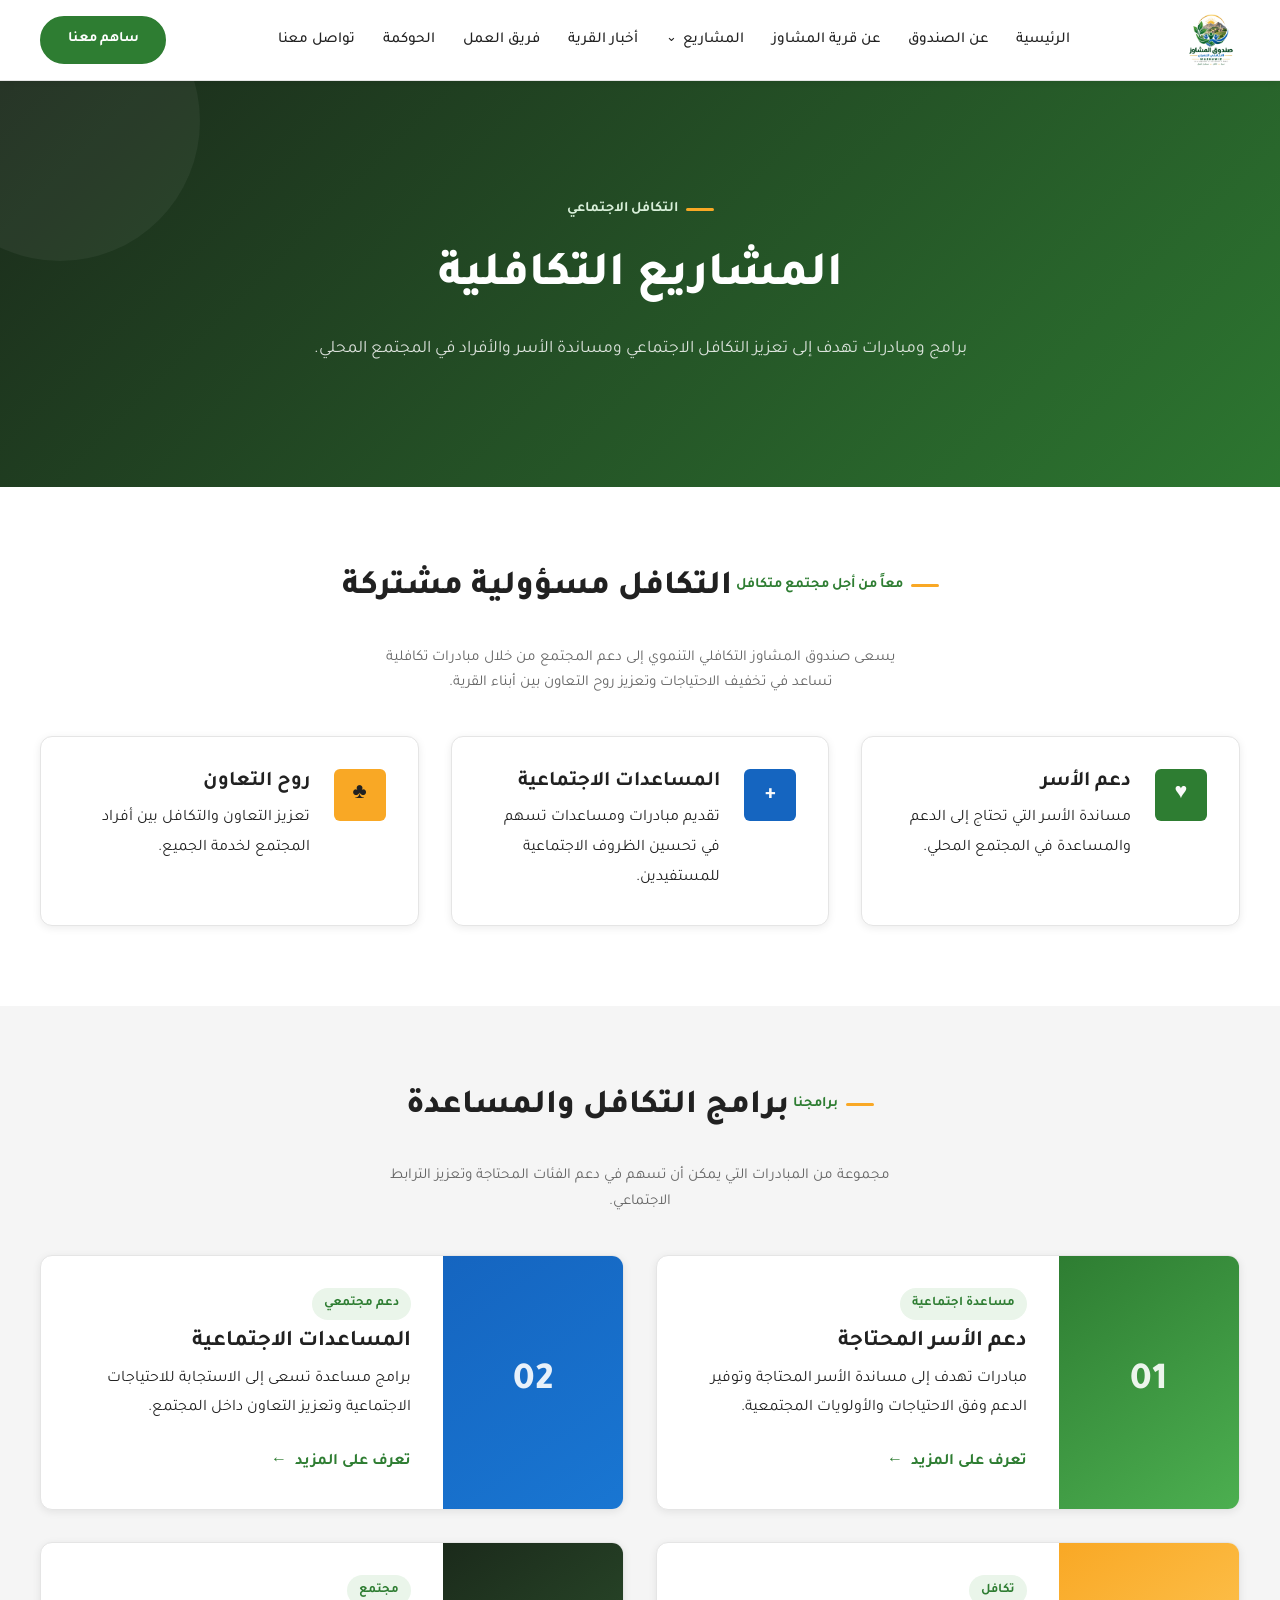
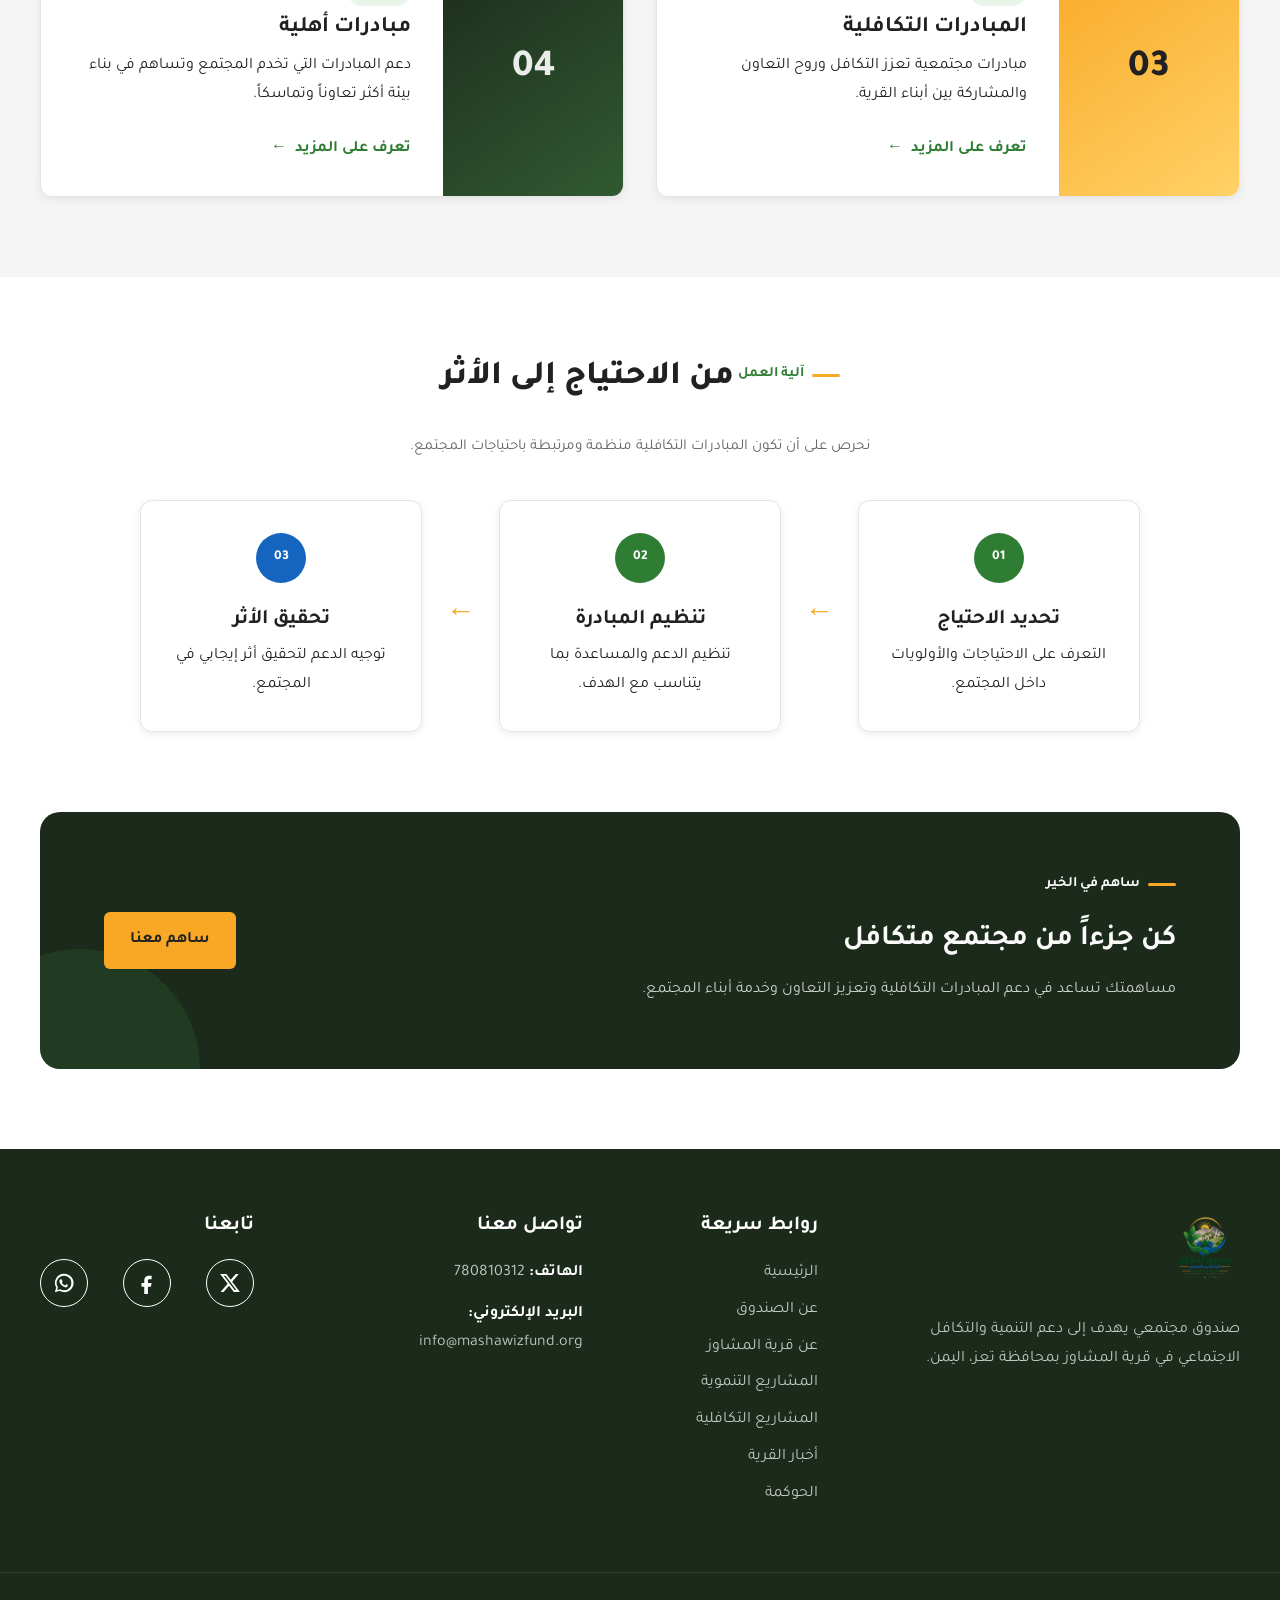
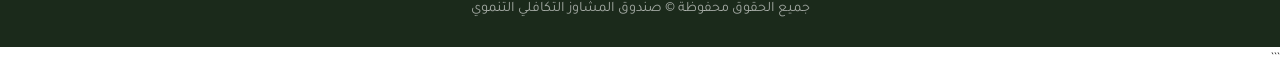
<file: Solidarity/solidarity.html>
<!DOCTYPE html>
<html lang="ar" dir="rtl">

<head>
    <meta charset="UTF-8">
    <meta name="viewport" content="width=device-width, initial-scale=1.0">

    <meta
        name="description"
        content="برامج التكافل والمساعدات الاجتماعية في صندوق المشاوز التكافلي التنموي"
    >

    <title>المشاريع التكافلية | صندوق المشاوز التكافلي التنموي</title>

    <!-- Google Font -->
    <link rel="preconnect" href="https://fonts.googleapis.com">
    <link rel="preconnect" href="https://fonts.gstatic.com" crossorigin>

    <link
        href="https://fonts.googleapis.com/css2?family=Tajawal:wght@400;500;700;800&display=swap"
        rel="stylesheet"
    >

    <!-- Main Design System -->
    <link rel="stylesheet" href="../Index/css/main.css">

    <!-- Existing Shared Styles -->
    <link rel="stylesheet" href="../Index/css/header.css">
    <link rel="stylesheet" href="../Index/css/footer.css">
    <link rel="stylesheet" href="../Index/css/responsive.css">
    <link rel="stylesheet" href="../Index/css/hero.css">
</head>

<body>

    <!-- =====================================================
         HEADER
         Existing shared header
         ===================================================== -->

    <header class="site-header">
         <div class="container">

            <!-- Logo -->
            <a href="index.html" class="site-header__logo">
                <img
                    src="../Images/logo.png"
                    alt="شعار صندوق المشاوز التكافلي التنموي"
                >
            </a>

            <!-- Mobile Menu Button -->
            <input type="checkbox" id="menu-toggle" class="site-header__menu-checkbox" aria-label="فتح القائمة">
            <label for="menu-toggle" class="site-header__menu-toggle" aria-label="فتح القائمة">
                <span></span>
                <span></span>
                <span></span>
            </label>

            <!-- Main Navigation -->
            <nav class="site-header__nav" aria-label="القائمة الرئيسية">

                <ul class="site-header__nav-list">

                    <li class="site-header__nav-item">
                        <a href="../Index/index.html">الرئيسية</a>
                    </li>

                    <li class="site-header__nav-item">
                        <a href="../about/about.html">عن الصندوق</a>
                    </li>

                    <li class="site-header__nav-item">
                        <a href="../village/village.html">عن قرية المشاوز</a>
                    </li>

                    <!-- Projects Dropdown -->
                    <li class="site-header__nav-item site-header__nav-item--dropdown">

                        <a href="../project/projects.html">
                            المشاريع
                        </a>

                        <ul class="site-header__dropdown">

                            <li>
                                <a href="../project/projects.html">
                                    المشاريع التنموية
                                </a>
                            </li>

                            <li>
                                <a href="../Solidarity/solidarity.html">
                                    المشاريع التكافلية
                                </a>
                            </li>

                        </ul>

                    </li>

                    <li class="site-header__nav-item">
                        <a href="../news/news.html">أخبار القرية</a>
                    </li>

                    <li class="site-header__nav-item">
                        <a href="../team/team.html">فريق العمل</a>
                    </li>

                    <li class="site-header__nav-item">
                        <a href="../Governence/governence.html">الحوكمة</a>
                    </li>

                    <li class="site-header__nav-item">
                        <a href="../contact/contact.html">تواصل معنا</a>
                    </li>

                </ul>

            </nav>

            <!-- Main CTA -->
            <a href="../contribute/contribute.html" class="btn btn--primary">
                ساهم معنا
            </a>

        </div>
    </header>


    <main>

        <!-- =====================================================
             PAGE HERO
             ===================================================== -->
<section class="page-hero solidarity-hero">

            <div class="container page-hero__container">

                <span class="section-label">
                    التكافل الاجتماعي
                </span>

                <h1 class="page-hero__title">
                    المشاريع التكافلية
                </h1>

                <p class="page-hero__description">
                    برامج ومبادرات تهدف إلى تعزيز التكافل الاجتماعي
                    ومساندة الأسر والأفراد في المجتمع المحلي.
                </p>

            </div>

        </section>
        
        


        <!-- =====================================================
             INTRODUCTION
             ===================================================== -->

        <section class="section solidarity-intro">

            <div class="container">

                <div class="section-heading section-heading--center">

                    <span class="section-label">
                        معاً من أجل مجتمع متكافل
                    </span>

                    <h2 class="section-heading__title">
                        التكافل مسؤولية مشتركة
                    </h2>

                    <p class="section-heading__description">
                        يسعى صندوق المشاوز التكافلي التنموي إلى دعم
                        المجتمع من خلال مبادرات تكافلية تساعد في تخفيف
                        الاحتياجات وتعزيز روح التعاون بين أبناء القرية.
                    </p>

                </div>


                <div class="solidarity-highlights">

                    <article class="solidarity-highlight">

                        <div class="solidarity-highlight__icon">
                            <span aria-hidden="true">♥</span>
                        </div>

                        <div>
                            <h3>
                                دعم الأسر
                            </h3>

                            <p>
                                مساندة الأسر التي تحتاج إلى الدعم
                                والمساعدة في المجتمع المحلي.
                            </p>
                        </div>

                    </article>


                    <article class="solidarity-highlight">

                        <div class="solidarity-highlight__icon solidarity-highlight__icon--blue">
                            <span aria-hidden="true">+</span>
                        </div>

                        <div>
                            <h3>
                                المساعدات الاجتماعية
                            </h3>

                            <p>
                                تقديم مبادرات ومساعدات تسهم في تحسين
                                الظروف الاجتماعية للمستفيدين.
                            </p>
                        </div>

                    </article>


                    <article class="solidarity-highlight">

                        <div class="solidarity-highlight__icon solidarity-highlight__icon--gold">
                            <span aria-hidden="true">♣</span>
                        </div>

                        <div>
                            <h3>
                                روح التعاون
                            </h3>

                            <p>
                                تعزيز التعاون والتكافل بين أفراد
                                المجتمع لخدمة الجميع.
                            </p>
                        </div>

                    </article>

                </div>

            </div>

        </section>


        <!-- =====================================================
             SOLIDARITY PROGRAMS
             ===================================================== -->

        <section
            class="section section--light"
            aria-labelledby="programs-title"
        >

            <div class="container">

                <div class="section-heading">

                    <span class="section-label">
                        برامجنا
                    </span>

                    <h2 id="programs-title" class="section-heading__title">
                        برامج التكافل والمساعدة
                    </h2>

                    <p class="section-heading__description">
                        مجموعة من المبادرات التي يمكن أن تسهم في دعم
                        الفئات المحتاجة وتعزيز الترابط الاجتماعي.
                    </p>

                </div>


                <div class="solidarity-grid">

                    <article class="solidarity-card">

                        <div class="solidarity-card__visual">
                            <span aria-hidden="true">01</span>
                        </div>

                        <div class="solidarity-card__content">

                            <span class="solidarity-card__category">
                                مساعدة اجتماعية
                            </span>

                            <h3 class="solidarity-card__title">
                                دعم الأسر المحتاجة
                            </h3>

                            <p class="solidarity-card__text">
                                مبادرات تهدف إلى مساندة الأسر المحتاجة
                                وتوفير الدعم وفق الاحتياجات والأولويات
                                المجتمعية.
                            </p>

                            <a
                                href="contact.html"
                                class="solidarity-card__link"
                            >
                                تعرف على المزيد
                                <span aria-hidden="true">←</span>
                            </a>

                        </div>

                    </article>


                    <article class="solidarity-card">

                        <div class="solidarity-card__visual solidarity-card__visual--blue">
                            <span aria-hidden="true">02</span>
                        </div>

                        <div class="solidarity-card__content">

                            <span class="solidarity-card__category">
                                دعم مجتمعي
                            </span>

                            <h3 class="solidarity-card__title">
                                المساعدات الاجتماعية
                            </h3>

                            <p class="solidarity-card__text">
                                برامج مساعدة تسعى إلى الاستجابة للاحتياجات
                                الاجتماعية وتعزيز التعاون داخل المجتمع.
                            </p>

                            <a
                                href="contact.html"
                                class="solidarity-card__link"
                            >
                                تعرف على المزيد
                                <span aria-hidden="true">←</span>
                            </a>

                        </div>

                    </article>


                    <article class="solidarity-card">

                        <div class="solidarity-card__visual solidarity-card__visual--gold">
                            <span aria-hidden="true">03</span>
                        </div>

                        <div class="solidarity-card__content">

                            <span class="solidarity-card__category">
                                تكافل
                            </span>

                            <h3 class="solidarity-card__title">
                                المبادرات التكافلية
                            </h3>

                            <p class="solidarity-card__text">
                                مبادرات مجتمعية تعزز التكافل وروح التعاون
                                والمشاركة بين أبناء القرية.
                            </p>

                            <a
                                href="contact.html"
                                class="solidarity-card__link"
                            >
                                تعرف على المزيد
                                <span aria-hidden="true">←</span>
                            </a>

                        </div>

                    </article>


                    <article class="solidarity-card">

                        <div class="solidarity-card__visual solidarity-card__visual--dark">
                            <span aria-hidden="true">04</span>
                        </div>

                        <div class="solidarity-card__content">

                            <span class="solidarity-card__category">
                                مجتمع
                            </span>

                            <h3 class="solidarity-card__title">
                                مبادرات أهلية
                            </h3>

                            <p class="solidarity-card__text">
                                دعم المبادرات التي تخدم المجتمع وتساهم
                                في بناء بيئة أكثر تعاوناً وتماسكاً.
                            </p>

                            <a
                                href="contact.html"
                                class="solidarity-card__link"
                            >
                                تعرف على المزيد
                                <span aria-hidden="true">←</span>
                            </a>

                        </div>

                    </article>

                </div>

            </div>

        </section>


        <!-- =====================================================
             HOW IT WORKS
             ===================================================== -->

        <section
            class="section solidarity-process"
            aria-labelledby="process-title"
        >

            <div class="container">

                <div class="section-heading section-heading--center">

                    <span class="section-label">
                        آلية العمل
                    </span>

                    <h2 id="process-title" class="section-heading__title">
                        من الاحتياج إلى الأثر
                    </h2>

                    <p class="section-heading__description">
                        نحرص على أن تكون المبادرات التكافلية منظمة
                        ومرتبطة باحتياجات المجتمع.
                    </p>

                </div>


                <div class="process-grid">

                    <article class="process-step">

                        <span class="process-step__number">
                            01
                        </span>

                        <h3>
                            تحديد الاحتياج
                        </h3>

                        <p>
                            التعرف على الاحتياجات والأولويات داخل المجتمع.
                        </p>

                    </article>


                    <div
                        class="process-arrow"
                        aria-hidden="true"
                    >
                        ←
                    </div>


                    <article class="process-step">

                        <span class="process-step__number">
                            02
                        </span>

                        <h3>
                            تنظيم المبادرة
                        </h3>

                        <p>
                            تنظيم الدعم والمساعدة بما يتناسب مع الهدف.
                        </p>

                    </article>


                    <div
                        class="process-arrow"
                        aria-hidden="true"
                    >
                        ←
                    </div>


                    <article class="process-step">

                        <span class="process-step__number">
                            03
                        </span>

                        <h3>
                            تحقيق الأثر
                        </h3>

                        <p>
                            توجيه الدعم لتحقيق أثر إيجابي في المجتمع.
                        </p>

                    </article>

                </div>

            </div>

        </section>


        <!-- =====================================================
             CONTRIBUTION CTA
             ===================================================== -->

        <section class="section solidarity-cta">

            <div class="container">

                <div class="cta-box solidarity-cta__box">

                    <div class="cta-box__content">

                        <span class="section-label section-label--light">
                            ساهم في الخير
                        </span>

                        <h2 class="cta-box__title">
                            كن جزءاً من مجتمع متكافل
                        </h2>

                        <p class="cta-box__text">
                            مساهمتك تساعد في دعم المبادرات التكافلية
                            وتعزيز التعاون وخدمة أبناء المجتمع.
                        </p>

                    </div>


                    <div class="cta-box__action">

                        <a
                            href="../contribute/contribute.html"
                            class="button button--accent"
                        >
                            ساهم معنا
                        </a>

                    </div>

                </div>

            </div>

        </section>

    </main>


    <!-- =====================================================
         FOOTER
         Existing shared footer
         ===================================================== -->

    <footer class="site-footer">
        <div class="container">

            <div class="site-footer__grid">

                <!-- Footer About -->
                <div class="site-footer__about">

                    <a
                        href="../Index/index.html"
                        class="site-footer__logo"
                    >
                        <img
                            src="../Images/logo.png"
                            alt="شعار صندوق المشاوز التكافلي التنموي"
                        >
                    </a>

                    <p>
                        صندوق مجتمعي يهدف إلى دعم التنمية والتكافل
                        الاجتماعي في قرية المشاوز بمحافظة تعز، اليمن.
                    </p>

                </div>


                <!-- Quick Links -->
                <div class="site-footer__links">

                    <h3>
                        روابط سريعة
                    </h3>

                    <ul>

                        <li>
                            <a href="../Index/index.html">
                                الرئيسية
                            </a>
                        </li>

                        <li>
                            <a href="../about/about.html">
                                عن الصندوق
                            </a>
                        </li>

                        <li>
                            <a href="../village/village.html">
                                عن قرية المشاوز
                            </a>
                        </li>

                        <li>
                            <a href="../project/projects.html">
                                المشاريع التنموية
                            </a>
                        </li>

                        <li>
                            <a href="../Solidarity/solidarity.html">
                                المشاريع التكافلية
                            </a>
                        </li>

                        <li>
                            <a href="../news/news.html">
                                أخبار القرية
                            </a>
                        </li>

                        <li>
                            <a href="../Governence/governence.html">
                                الحوكمة
                            </a>
                        </li>

                    </ul>

                </div>


                <!-- Contact Information -->
                <div class="site-footer__contact">

                    <h3>
                        تواصل معنا
                    </h3>

                    <address>

                        <p>
                            <strong>الهاتف:</strong>
                            <a href="tel:780810312">
                                780810312
                            </a>
                        </p>

                        <p>
                            <strong>البريد الإلكتروني:</strong>
                            <a href="mailto:info@mashawizfund.org">
                                info@mashawizfund.org
                            </a>
                        </p>

                    </address>

                </div>


                <!-- Social Media -->
                <div class="soical-icons">

                    <h3>
                        تابعنا
                    </h3>

                    <div class="social-icons">
                            <a href="#" class="social-icon">
                                <svg viewBox="0 0 24 24" aria-hidden="true">
            <path d="M18.244 2.25h3.308l-7.227 8.26 8.502 11.24h-6.657l-5.214-6.817-5.964 6.817H1.684l7.73-8.835L1.254 2.25H8.08l4.713 6.231L18.244 2.25Zm-1.161 17.52h1.833L7.084 4.126H5.117L17.083 19.77Z"/>
        </svg>
                                </a>

                     <a href="#" class="social-icon">
                                <svg viewBox="0 0 24 24" aria-hidden="true">
        <path d="M14 8h3V4h-3c-2.8 0-5 2.2-5 5v3H6v4h3v8h4v-8h3.2l.8-4H13V9c0-.6.4-1 1-1Z"/>
    </svg>
                            </a>

                    <a href="#" class="social-icon">
                           <svg viewBox="0 0 24 24" aria-hidden="true">
        <path d="M12 2a9.9 9.9 0 0 0-8.5 15L2 22l5.2-1.5A10 10 0 1 0 12 2Zm0 18a8 8 0 0 1-4.1-1.1l-.3-.2-3.1.9.9-3-.2-.3A8 8 0 1 1 12 20Zm4.4-5.8c-.2-.1-1.4-.7-1.6-.8-.2-.1-.4-.1-.6.1-.2.2-.6.8-.8 1-.1.2-.3.2-.5.1-.3-.1-1-.4-1.9-1.2-.7-.6-1.2-1.4-1.3-1.6-.1-.2 0-.3.1-.4l.4-.5c.1-.1.2-.3.2-.4 0-.1 0-.3-.1-.4-.1-.1-.6-1.4-.8-1.9-.2-.5-.4-.4-.6-.4h-.5c-.2 0-.4.1-.6.3-.2.2-.8.8-.8 2s.8 2.3.9 2.5c.1.2 1.6 2.5 3.9 3.4.5.2.9.4 1.2.5.5.2 1 .2 1.4.1.4-.1 1.4-.6 1.6-1.1.2-.5.2-1 .1-1.1-.1-.1-.2-.2-.4-.3Z"/>
    </svg>
                        </a>

                    
                    </div>

                </div>

            </div>

            </div>


            <!-- Footer Bottom -->
            <div class="site-footer__bottom">

                <p>
                    جميع الحقوق محفوظة © صندوق المشاوز التكافلي التنموي
                </p>

            </div>

        </div>
    </footer>

</body>

</html>
```
</file>
<file: Index/css/main.css>
/* =========================================================
   MAIN CSS
   Global styles, variables, typography and utilities
========================================================= */

/* -------------------------
   Design System
------------------------- */
:root {
    /* Primary Colors */
    --primary-color: #2E7D32;
    --primary-light: #4CAF50;

    /* Secondary Colors */
    --secondary-color: #1565C0;

    /* Accent */
    --accent-color: #F9A825;

    /* Text */
    --text-dark: #212121;
    --text-light: #FAFAFA;

    /* Backgrounds */
    --bg-light: #F5F5F5;
    --bg-dark: #1B2A1B;

    /* Additional UI Colors */
    --white: #FFFFFF;
    --border-color: #E0E0E0;
    --text-muted: #666666;

    /* Typography */
    --font-family: "Tajawal", "Cairo", sans-serif;

    /* Font Sizes */
    --fs-xs: 0.8rem;
    --fs-sm: 0.9rem;
    --fs-md: 1rem;
    --fs-lg: 1.1rem;
    --fs-xl: 1.5rem;
    --fs-2xl: 2rem;
    --fs-3xl: 2.5rem;
    --fs-4xl: 3rem;

    /* Layout */
    --container-width: 1200px;
    --section-padding: 5rem 0;

    /* Borders */
    --radius-sm: 6px;
    --radius-md: 12px;
    --radius-lg: 20px;

    /* Shadows */
    --shadow-sm: 0 2px 8px rgba(0, 0, 0, 0.08);
    --shadow-md: 0 8px 25px rgba(0, 0, 0, 0.10);
    --shadow-lg: 0 15px 40px rgba(0, 0, 0, 0.15);

    /* Transitions */
    --transition-fast: 0.2s ease;
    --transition-normal: 0.3s ease;

    /* -----------------------------------------------------
       Added from Governence/main.css & Solidarity/main.css
       (tokens that only existed locally on those pages)
       ----------------------------------------------------- */
    --text-medium: #555555;
    --bg-white: #FFFFFF;
    --border-light: #E5E5E5;
    --border-medium: #D6D6D6;

    --font-size-sm: 0.9rem;
    --font-size-base: 1rem;
    --font-size-lg: 1.1rem;

    --heading-xl: 3rem;
    --heading-lg: 2.4rem;
    --heading-md: 1.8rem;
    --heading-sm: 1.35rem;

    --line-height-body: 1.9;
    --line-height-heading: 1.35;

    --space-xs: 4px;
    --space-sm: 8px;
    --space-md: 16px;
    --space-lg: 24px;
    --space-xl: 32px;
    --space-2xl: 48px;
    --space-3xl: 64px;
    --space-4xl: 80px;
}


/* -------------------------
   Reset
------------------------- */
* {
    box-sizing: border-box;
    margin: 0;
    padding: 0;
}

html {
    scroll-behavior: smooth;
}

body {
    font-family: var(--font-family);
    font-size: var(--fs-md);
    line-height: 1.8;
    color: var(--text-dark);
    background-color: var(--white);
    direction: rtl;
}

img {
    display: block;
    width: 100%;
    max-width: 100%;
}

a {
    color: inherit;
    text-decoration: none;
}

button,
input,
textarea,
select {
    font: inherit;
}

button {
    cursor: pointer;
}

ul,
ol {
    list-style: none;
}


/* -------------------------
   Container
------------------------- */
.container {
    width: min(100% - 2rem, var(--container-width));
    margin-inline: auto;
}


/* -------------------------
   Typography
------------------------- */
h1,
h2,
h3,
h4,
h5,
h6 {
    line-height: 1.3;
    font-weight: 700;
}

h1 {
    font-size: clamp(2.5rem, 5vw, 3rem);
}

h2 {
    font-size: clamp(2rem, 4vw, 2.5rem);
}

h3 {
    font-size: clamp(1.5rem, 3vw, 2rem);
}

p {
    font-size: 1rem;
}


/* -------------------------
   Buttons
------------------------- */
.btn {
    display: inline-flex;
    align-items: center;
    justify-content: center;

    min-height: 48px;
    padding: 0.7rem 1.5rem;

    border: 2px solid transparent;
    border-radius: var(--radius-sm);

    font-weight: 700;
    line-height: 1.2;

    transition:
        background-color var(--transition-normal),
        color var(--transition-normal),
        border-color var(--transition-normal),
        transform var(--transition-normal),
        box-shadow var(--transition-normal);
}

.btn:hover {
    transform: translateY(-2px);
}

.btn--primary {
    color: var(--text-light);
    background-color: var(--primary-color);
}

.btn--primary:hover {
    background-color: var(--primary-light);
    box-shadow: var(--shadow-sm);
}

.btn--secondary {
    color: var(--white);
    background-color: var(--secondary-color);
}

.btn--secondary:hover {
    background-color: #0D47A1;
}

.btn--accent {
    color: var(--text-dark);
    background-color: var(--accent-color);
}

.btn--accent:hover {
    background-color: #FBC02D;
}

.btn--outline {
    color: var(--primary-color);
    background-color: transparent;
    border-color: var(--primary-color);
}

.btn--outline:hover {
    color: var(--primary-color);
    background-color: var(--primary-color);
}
/* -------------------------
   Form Elements
   Generic input/textarea/label styling, reusable on any
   page that needs a form (contact, volunteer sign-up...).
------------------------- */
.form-group {
    margin-bottom: 1.5rem;
}

.form-group label {
    display: block;

    margin-bottom: 0.5rem;

    color: var(--text-dark);
    font-size: var(--fs-sm);
    font-weight: 700;
}

.form-group input,
.form-group textarea {
    width: 100%;

    padding: 0.75rem 1rem;

    color: var(--text-dark);
    background-color: var(--white);

    border: 1px solid var(--border-color);
    border-radius: var(--radius-sm);

    transition:
        border-color var(--transition-fast),
        box-shadow var(--transition-fast);
}

.form-group textarea {
    resize: vertical;
}

.form-group input::placeholder,
.form-group textarea::placeholder {
    color: var(--text-muted);
}

.form-group input:focus,
.form-group textarea:focus {
    outline: none;

    border-color: var(--primary-color);
    box-shadow: 0 0 0 3px rgba(46, 125, 50, 0.15);
}

/* -------------------------
   Section Heading
------------------------- */
.section-heading {
    max-width: 750px;
    margin: 0 auto 3rem;
    text-align: center;
}

.section-heading__label {
    display: inline-block;
    margin-bottom: 0.5rem;

    color: var(--primary-color);
    font-size: var(--fs-lg);
    font-weight: 700;
}

.section-heading__title {
    margin-bottom: 1rem;
}

.section-heading__description {
    color: var(--text-muted);
}

.section-action {
    margin-top: 2.5rem;
    text-align: center;
}

/* about page icons */
.card-icon{
    width: 48px;
    height: 48px;
    color: var(--primary-color);
    display: block;
}

/* -------------------------
   Global Sections
------------------------- */
.about-preview,
.statistics,
.projects-preview,
.solidarity-preview,
.village-preview,
.news-preview,
.team-preview,
.governance-preview,
.contribute-cta {
    padding: var(--section-padding);
}


/* =========================================================
   ADDED FROM LOCAL FILES (Governence/main.css & Solidarity/main.css)
   Everything below is new — nothing above this line was changed.
========================================================= */

/* -------------------------
   Section System
   (identical in both local files)
------------------------- */
.section {
    padding-block: var(--space-4xl);
}

.section--light {
    background-color: var(--bg-light);
}

.section-heading--center {
    margin-inline: auto;
    text-align: center;
}

.section-heading--center .section-heading__description {
    margin-inline: auto;
}


/* -------------------------
   Section Label
   (identical in both local files)
------------------------- */
.section-label {
    display: inline-flex;
    align-items: center;
    gap: var(--space-sm);
    position: relative;
top: -6px;

    color: var(--primary-color);
    font-size: var(--font-size-sm);
    font-weight: 700;
}

.section-label::before {
    content: "";

    width: 28px;
    height: 3px;

    border-radius: 20px;

    background-color: var(--accent-color);
}

.section-label--light {
    color: var(--text-light);
}


/* -------------------------
   Page Hero
   NOTE: Governence and Solidarity versions differ slightly —
   Governence has one decorative circle (::after), Solidarity
   has two (::before + ::after) with a gold-tinted second one,
   and the gradient opacity differs very slightly (.97/.92 vs
   .98/.93). This is the Governence version. If you want
   Solidarity's extra circle preserved, it should stay as a
   small page-specific override rather than merged here.
------------------------- */
.page-hero {
    position: relative;

    padding-block: 90px;

    background:
        linear-gradient(
            135deg,
            rgba(27, 42, 27, 0.97),
            rgba(46, 125, 50, 0.92)
        );

    overflow: hidden;
}

.page-hero::after {
    content: "";

    position: absolute;

    width: 280px;
    height: 280px;

    top: -100px;
    left: -80px;

    border-radius: 50%;

    background: rgba(255, 255, 255, 0.05);
}

.page-hero__container {
    position: relative;
    z-index: 1;
}

.page-hero .section-label {
    color: #D8EFD9;
}

.page-hero__title {
    margin-top: var(--space-md);

    color: var(--text-light);
    font-size: var(--heading-xl);
    font-weight: 800;
}

.page-hero__description {
    max-width: 720px;
    margin-top: var(--space-lg);

    color: rgba(255, 255, 255, 0.88);
    font-size: 1.1rem;
    line-height: 2;
}


/* -------------------------
   CTA Box
   NOTE: Solidarity adds a second decorative pseudo-element
   (::after, gold-tinted circle top-right) that Governence
   doesn't have. This is the shared/common version (::before
   only). Add Solidarity's ::after separately if you want to
   keep that extra decoration on the Solidarity page.
------------------------- */
.cta-box {
    position: relative;

    display: flex;
    align-items: center;
    justify-content: space-between;
    gap: var(--space-2xl);

    padding: var(--space-3xl);

    background-color: var(--bg-dark);
    border-radius: var(--radius-lg);

    overflow: hidden;
}

.cta-box::before {
    content: "";

    position: absolute;

    width: 240px;
    height: 240px;

    left: -80px;
    bottom: -120px;

    border-radius: 50%;

    background-color: rgba(76, 175, 80, 0.12);
}

.cta-box__content {
    position: relative;
    z-index: 1;

    max-width: 700px;
}

.cta-box__title {
    margin-top: var(--space-md);

    color: var(--text-light);
    font-size: var(--heading-md);
}

.cta-box__text {
    margin-top: var(--space-md);

    color: rgba(255, 255, 255, 0.78);
    line-height: 1.9;
}

.cta-box__action {
    position: relative;
    z-index: 1;

    flex-shrink: 0;
}


/* -------------------------
   Secondary Button System (".button", distinct from ".btn")
   NOTE: this is a second, separate button naming convention
   used only on Governence/Solidarity markup. Left as-is and
   not merged into ".btn" per your instruction not to change
   existing classes. Governence's version includes a
   button--primary:hover state that Solidarity's didn't have;
   included here since it doesn't remove anything, only adds
   a hover effect that was previously missing on Solidarity.
------------------------- */
.button {
    display: inline-flex;
    align-items: center;
    justify-content: center;

    min-height: 48px;
    padding: 12px 24px;

    border: 2px solid transparent;
    border-radius: var(--radius-sm);

    font-weight: 700;
    cursor: pointer;

    transition:
        background-color var(--transition-fast),
        color var(--transition-fast),
        transform var(--transition-fast),
        box-shadow var(--transition-fast);
}

.button:hover {
    transform: translateY(-2px);
}

.button--primary {
    color: var(--text-light);
    background-color: var(--primary-color);
}

.button--primary:hover {
    background-color: #256B29;
    box-shadow: var(--shadow-sm);
}

.button--secondary {
    color: var(--text-light);
    background-color: var(--secondary-color);
}

.button--accent {
    color: var(--text-dark);
    background-color: var(--accent-color);
}

.button--outline {
    color: var(--primary-color);
    background-color: transparent;
    border-color: var(--primary-color);
}


/* =========================================================
   GOVERNANCE-SPECIFIC (from Governence/main.css)
========================================================= */

.governance-intro {
    background-color: var(--bg-white);
}

.governance-grid {
    display: grid;
    grid-template-columns: repeat(3, 1fr);
    gap: var(--space-xl);
}

.info-card {
    padding: var(--space-2xl);

    background-color: var(--bg-white);

    border: 1px solid var(--border-light);
    border-radius: var(--radius-md);

    box-shadow: var(--shadow-sm);

    transition:
        transform var(--transition-normal),
        box-shadow var(--transition-normal);
}

.info-card:hover {
    transform: translateY(-5px);
    box-shadow: var(--shadow-md);
}

.info-card__icon {
    display: flex;
    align-items: center;
    justify-content: center;

    width: 52px;
    height: 52px;

    margin-bottom: var(--space-lg);

    color: var(--text-light);
    background-color: var(--primary-color);

    border-radius: var(--radius-sm);

    font-size: 1.4rem;
    font-weight: 700;
}

.info-card:nth-child(2) .info-card__icon {
    background-color: var(--secondary-color);
}

.info-card:nth-child(3) .info-card__icon {
    color: var(--text-dark);
    background-color: var(--accent-color);
}

.info-card__title {
    margin-bottom: var(--space-md);
    font-size: var(--heading-sm);
}

.info-card__text {
    line-height: 1.9;
}

.structure {
    max-width: 900px;
    margin-inline: auto;

    text-align: center;
}

.structure__main {
    display: flex;
    justify-content: center;
}

.structure-card {
    width: 100%;

    padding: var(--space-xl);

    background-color: var(--bg-white);

    border: 1px solid var(--border-light);
    border-radius: var(--radius-md);

    box-shadow: var(--shadow-sm);

    text-align: right;

    transition:
        transform var(--transition-normal),
        box-shadow var(--transition-normal);
}

.structure-card:hover {
    transform: translateY(-4px);
    box-shadow: var(--shadow-md);
}

.structure-card--primary {
    max-width: 520px;
    border-top: 4px solid var(--primary-color);
}

.structure-card__tag {
    display: inline-block;

    margin-bottom: var(--space-sm);
    padding: 4px 12px;

    color: var(--primary-color);
    background-color: #EAF5EA;

    border-radius: 30px;

    font-size: 0.85rem;
    font-weight: 700;
}

.structure-card__tag--blue {
    color: var(--secondary-color);
    background-color: #E8F1FC;
}

.structure-card__tag--gold {
    color: #8A6500;
    background-color: #FFF4D5;
}

.structure-card__title {
    margin-bottom: var(--space-sm);
    font-size: 1.4rem;
}

.structure-card__text {
    line-height: 1.9;
}

.structure__line {
    width: 2px;
    height: 50px;

    margin-inline: auto;

    background-color: var(--border-medium);
}

.structure__children {
    display: grid;
    grid-template-columns: repeat(2, 1fr);
    gap: var(--space-xl);
}

.principles-grid {
    display: grid;
    grid-template-columns: repeat(4, 1fr);
    gap: var(--space-lg);
}

.principle-card {
    position: relative;

    padding: var(--space-xl);
    min-height: 210px;

    background-color: var(--bg-white);

    border: 1px solid var(--border-light);
    border-radius: var(--radius-md);

    overflow: hidden;

    transition:
        transform var(--transition-normal),
        box-shadow var(--transition-normal);
}

.principle-card:hover {
    transform: translateY(-5px);
    box-shadow: var(--shadow-md);
}

.principle-card::after {
    content: "";

    position: absolute;

    width: 90px;
    height: 90px;

    left: -30px;
    bottom: -35px;

    border-radius: 50%;

    background-color: rgba(46, 125, 50, 0.06);
}

.principle-card__number {
    display: block;
    margin-bottom: var(--space-xl);

    color: var(--primary-color);

    font-size: 0.85rem;
    font-weight: 800;
}

.principle-card h3 {
    margin-bottom: var(--space-sm);
    font-size: 1.3rem;
}

.principle-card p {
    line-height: 1.8;
}

.policy-list {
    display: flex;
    flex-direction: column;
    gap: var(--space-lg);

    max-width: 900px;
}

.policy-item {
    display: flex;
    align-items: flex-start;
    gap: var(--space-lg);

    padding: var(--space-xl);

    background-color: var(--bg-white);

    border: 1px solid var(--border-light);
    border-radius: var(--radius-md);

    transition:
        transform var(--transition-normal),
        box-shadow var(--transition-normal);
}

.policy-item:hover {
    transform: translateX(-4px);
    box-shadow: var(--shadow-sm);
}

.policy-item__number {
    flex-shrink: 0;

    display: flex;
    align-items: center;
    justify-content: center;

    width: 48px;
    height: 48px;

    color: var(--text-light);
    background-color: var(--primary-color);

    border-radius: var(--radius-sm);

    font-size: 0.85rem;
    font-weight: 700;
}

.policy-item__content h3 {
    margin-bottom: var(--space-sm);
    font-size: 1.3rem;
}

.policy-item__content p {
    line-height: 1.9;
}

.governance-cta {
    padding-top: 0;
    background-color: var(--bg-white);
}


/* =========================================================
   SOLIDARITY-SPECIFIC (from Solidarity/main.css)
========================================================= */

.solidarity-intro {
    background-color: var(--bg-white);
}

.solidarity-highlights {
    display: grid;
    grid-template-columns: repeat(3, 1fr);
    gap: var(--space-xl);
}

.solidarity-highlight {
    display: flex;
    align-items: flex-start;
    gap: var(--space-lg);

    padding: var(--space-xl);

    background-color: var(--bg-white);

    border: 1px solid var(--border-light);
    border-radius: var(--radius-md);

    box-shadow: var(--shadow-sm);

    transition:
        transform var(--transition-normal),
        box-shadow var(--transition-normal);
}

.solidarity-highlight:hover {
    transform: translateY(-5px);
    box-shadow: var(--shadow-md);
}

.solidarity-highlight__icon {
    display: flex;
    align-items: center;
    justify-content: center;
    flex-shrink: 0;

    width: 52px;
    height: 52px;

    color: var(--text-light);
    background-color: var(--primary-color);

    border-radius: var(--radius-sm);

    font-size: 1.35rem;
    font-weight: 700;
}

.solidarity-highlight__icon--blue {
    background-color: var(--secondary-color);
}

.solidarity-highlight__icon--gold {
    color: var(--text-dark);
    background-color: var(--accent-color);
}

.solidarity-highlight h3 {
    margin-bottom: var(--space-sm);
    font-size: 1.3rem;
}

.solidarity-highlight p {
    line-height: 1.85;
}

.solidarity-grid {
    display: grid;
    grid-template-columns: repeat(2, 1fr);
    gap: var(--space-xl);
}

.solidarity-card {
    display: grid;
    grid-template-columns: 180px 1fr;

    min-height: 240px;

    overflow: hidden;

    background-color: var(--bg-white);

    border: 1px solid var(--border-light);
    border-radius: var(--radius-md);

    box-shadow: var(--shadow-sm);

    transition:
        transform var(--transition-normal),
        box-shadow var(--transition-normal);
}

.solidarity-card:hover {
    transform: translateY(-5px);
    box-shadow: var(--shadow-md);
}

.solidarity-card__visual {
    display: flex;
    align-items: center;
    justify-content: center;

    min-height: 240px;

    color: rgba(255, 255, 255, 0.9);

    background:
        linear-gradient(
            145deg,
            var(--primary-color),
            var(--primary-light)
        );

    font-size: 2.4rem;
    font-weight: 800;
}

.solidarity-card__visual--blue {
    background:
        linear-gradient(
            145deg,
            #1565C0,
            #1976D2
        );
}

.solidarity-card__visual--gold {
    color: var(--text-dark);

    background:
        linear-gradient(
            145deg,
            #F9A825,
            #FFD166
        );
}

.solidarity-card__visual--dark {
    background:
        linear-gradient(
            145deg,
            #1B2A1B,
            #315A31
        );
}

.solidarity-card__content {
    display: flex;
    flex-direction: column;
    align-items: flex-start;

    padding: var(--space-xl);
}

.solidarity-card__category {
    display: inline-block;

    margin-bottom: var(--space-sm);
    padding: 4px 12px;

    color: var(--primary-color);
    background-color: #EAF5EA;

    border-radius: 30px;

    font-size: 0.82rem;
    font-weight: 700;
}

.solidarity-card__title {
    margin-bottom: var(--space-sm);
    font-size: 1.4rem;
}

.solidarity-card__text {
    margin-bottom: var(--space-lg);
    line-height: 1.85;
}

.solidarity-card__link {
    display: inline-flex;
    align-items: center;
    gap: 8px;

    margin-top: auto;

    color: var(--primary-color);
    font-weight: 700;

    transition:
        gap var(--transition-fast),
        color var(--transition-fast);
}

.solidarity-card__link:hover {
    gap: 12px;
    color: var(--secondary-color);
}

.solidarity-process {
    background-color: var(--bg-white);
}

.process-grid {
    display: grid;
    grid-template-columns:
        1fr
        auto
        1fr
        auto
        1fr;

    align-items: center;
    gap: var(--space-lg);

    max-width: 1000px;
    margin-inline: auto;
}

.process-step {
    position: relative;

    padding: var(--space-xl);

    text-align: center;

    background-color: var(--bg-white);

    border: 1px solid var(--border-light);
    border-radius: var(--radius-md);

    box-shadow: var(--shadow-sm);

    transition:
        transform var(--transition-normal),
        box-shadow var(--transition-normal);
}

.process-step:hover {
    transform: translateY(-5px);
    box-shadow: var(--shadow-md);
}

.process-step__number {
    display: flex;
    align-items: center;
    justify-content: center;

    width: 50px;
    height: 50px;

    margin: 0 auto var(--space-lg);

    color: var(--text-light);
    background-color: var(--primary-color);

    border-radius: 50%;

    font-size: 0.85rem;
    font-weight: 800;
}

.process-step:nth-of-type(3) .process-step__number {
    background-color: var(--secondary-color);
}

.process-step h3 {
    margin-bottom: var(--space-sm);
    font-size: 1.3rem;
}

.process-step p {
    line-height: 1.8;
}

.process-arrow {
    color: var(--accent-color);

    font-size: 1.8rem;
    font-weight: 700;
}

.solidarity-cta {
    padding-top: 0;
}


/* ============================================================
       TEAM BODY STYLES
    ============================================================ */

    /* Section headings */
    .section-heading { text-align: center; margin-bottom: 3rem; }
    .section-heading__label {
        display: inline-block;
        background: linear-gradient(90deg, #2e7d32, #4caf50);
        color: #fff;
        font-size: .78rem;
        font-weight: 800;
        letter-spacing: .12em;
        text-transform: uppercase;
        padding: .3rem 1rem;
        border-radius: 20px;
        margin-bottom: .7rem;
    }
    .section-heading__title {
        font-size: clamp(1.5rem, 3.5vw, 2.1rem);
        font-weight: 800;
        color: var(--text-dark);
        position: relative;
        display: inline-block;
        padding-bottom: .65rem;
    }
    .section-heading__title::after {
        content: '';
        position: absolute;
        bottom: 0;
        right: 50%; left: 50%;
        height: 3px;
        border-radius: 2px;
        background: var(--accent-color);
        transition: right .4s, left .4s;
    }
    .section-heading:hover .section-heading__title::after { right: 0; left: 0; }
    .section-heading__description {
        color: var(--text-muted);
        font-size: .95rem;
        margin-top: .6rem;
        max-width: 520px;
        margin-inline: auto;
        line-height: 1.7;
    }

    /* Team sections */
    .team-section {
        padding: 5rem 0;
        background: #fff;
    }
    .team-section--alternate {
        background: var(--bg-light, #f5f5f5);
    }

    /* Team grid */
    .team-grid {
        display: grid;
        grid-template-columns: repeat(auto-fill, minmax(220px, 1fr));
        gap: 2rem;
    }

    /* Team card */
    .team-card {
        background: #fff;
        border-radius: 18px;
        overflow: hidden;
        box-shadow: 0 4px 20px rgba(0,0,0,.07);
        border: 1px solid #e8e8e8;
        display: flex;
        flex-direction: column;
        transition: transform .35s, box-shadow .35s;
        position: relative;
    }
    .team-card:hover {
        transform: translateY(-8px);
        box-shadow: 0 16px 40px rgba(46,125,50,.15);
    }

    /* top accent line */
    .team-card::before {
        content: '';
        position: absolute;
        top: 0; left: 0; right: 0;
        height: 4px;
        background: linear-gradient(90deg, #2e7d32, #1565c0);
        opacity: 0;
        transition: opacity .35s;
    }
    .team-card:hover::before { opacity: 1; }

    /* Image wrapper */
    .team-card__image-wrapper {
        position: relative;
        height: 220px;
        overflow: hidden;
        background: linear-gradient(135deg, #1b5e20, #311b92);
        display: flex;
        align-items: center;
        justify-content: center;
    }
    .team-card__image {
        width: 100%;
        height: 100%;
        object-fit: cover;
        object-position: top;
        transition: transform .5s;
    }
    .team-card:hover .team-card__image { transform: scale(1.06); }

    /* Avatar fallback (when image missing/broken) */
    .team-card__image-wrapper::after {
        content: attr(data-initials);
        position: absolute;
        inset: 0;
        display: flex;
        align-items: center;
        justify-content: center;
        font-size: 3rem;
        font-weight: 900;
        color: rgba(255,255,255,.25);
        pointer-events: none;
    }

    /* Card icon fallback */
    .team-card__avatar-icon {
        font-size: 4rem;
        color: rgba(255,255,255,.4);
        position: absolute;
    }

    /* Content area */
    .team-card__content {
        padding: 1.4rem 1.2rem 1.2rem;
        text-align: center;
        flex: 1;
        display: flex;
        flex-direction: column;
        align-items: center;
        gap: .4rem;
    }
    .team-card__name {
        font-size: 1rem;
        font-weight: 800;
        color: var(--text-dark);
        margin: 0;
        line-height: 1.3;
    }
    .team-card__role {
        display: inline-block;
        background: linear-gradient(90deg, #2e7d32, #4caf50);
        color: #fff;
        font-size: .76rem;
        font-weight: 700;
        padding: .25rem .85rem;
        border-radius: 20px;
        margin: .2rem 0 .5rem;
    }
    .team-card--supervisory .team-card__role {
        background: linear-gradient(90deg, #1565c0, #311b92);
    }
    .team-card__social {
        display: flex;
        gap: .5rem;
        margin-top: .5rem;
    }
    .team-card__social a {
        width: 32px; height: 32px;
        border-radius: 50%;
        background: #f0f0f0;
        color: var(--text-muted);
        display: flex; align-items: center; justify-content: center;
        font-size: .8rem;
        text-decoration: none;
        transition: background .25s, color .25s, transform .25s;
    }
    .team-card__social a:hover {
        background: var(--primary-color);
        color: #fff;
        transform: scale(1.15);
    }

    /* Volunteer CTA Banner */
    .team-cta {
        padding: 1rem 0;
        background: #fff;
    }
    .team-cta__inner {
        position: relative;
        overflow: hidden;
        padding: 3.5rem 2.5rem;
        background: linear-gradient(135deg, #1b5e20, #2e7d32 45%, #311b92);
        border-radius: 20px;
        text-align: center;
        color: #fff;
    }
    .team-cta__inner::before {
        content: '';
        position: absolute;
        inset: 0;
        background: url("data:image/svg+xml,%3Csvg width='60' height='60' viewBox='0 0 60 60' xmlns='http://www.w3.org/2000/svg'%3E%3Cg fill='%23ffffff' fill-opacity='0.04'%3E%3Cpath d='M36 34v-4h-2v4h-4v2h4v4h2v-4h4v-2h-4zm0-30V0h-2v4h-4v2h4v4h2V6h4V4h-4zM6 34v-4H4v4H0v2h4v4h2v-4h4v-2H6zM6 4V0H4v4H0v2h4v4h2V6h4V4H6z'/%3E%3C/g%3E%3C/svg%3E");
    }
    .team-cta__icon {
        width: 68px; height: 68px;
        background: rgba(249,168,37,.2);
        border: 2px solid rgba(249,168,37,.5);
        border-radius: 50%;
        display: flex; align-items: center; justify-content: center;
        font-size: 1.7rem;
        color: var(--accent-color, #f9a825);
        margin: 0 auto 1.2rem;
        position: relative;
    }
    .team-cta__inner h2 {
        font-size: 1.7rem;
        font-weight: 800;
        margin-bottom: .65rem;
        position: relative;
    }
    .team-cta__inner p {
        color: rgba(255,255,255,.84);
        font-size: .95rem;
        max-width: 500px;
        margin: 0 auto 2rem;
        line-height: 1.7;
        position: relative;
    }
    .team-cta__actions {
        display: flex;
        justify-content: center;
        gap: 1rem;
        flex-wrap: wrap;
        position: relative;
    }

    /* Buttons */
    .btn {
        display: inline-flex; align-items: center; gap: .5rem;
        padding: .75rem 1.7rem;
        border-radius: 30px;
        font-family: var(--font-family);
        font-size: .9rem;
        font-weight: 700;
        text-decoration: none;
        cursor: pointer;
        border: 2px solid transparent;
        transition: all .3s;
    }
    .btn--primary {
        background: var(--primary-color, #2e7d32);
        color: #fff;
        border-color: var(--primary-color, #2e7d32);
    }
    .btn--primary:hover { background: #1b5e20; border-color: #1b5e20; }
    .btn--accent {
        background: var(--accent-color, #f9a825);
        color: #1a1a1a;
        border-color: var(--accent-color, #f9a825);
    }
    .btn--accent:hover { background: #f57f17; border-color: #f57f17; }
    .btn--outline-white {
        background: transparent;
        color: #fff;
        border-color: rgba(255,255,255,.6);
    }
    .btn--outline-white:hover { background: rgba(255,255,255,.12); border-color: #fff; }

    /* Body responsive */
    @media (max-width: 768px) {
        .team-grid { grid-template-columns: repeat(2, 1fr); }
    }
    @media (max-width: 480px) {
        .team-grid { grid-template-columns: 1fr; }
        .team-cta__inner { padding: 2.5rem 1.5rem; }
    }
</file>
<file: Index/css/header.css>
/* =========================================================
   HEADER / NAVBAR
========================================================= */

.site-header {
    position: relative;
    z-index: 1000;

    width: 100%;

    background-color: #FFFFFF;
    border-bottom: 1px solid #E5E5E5;

    box-shadow: var(--shadow-sm);
}

.site-header>.container {
    min-height: 80px;

    display: flex;
    align-items: center;
    gap: 2rem;
}


/* -------------------------
   Logo
------------------------- */
.site-header__logo {
    flex-shrink: 0;

    display: flex;
    align-items: center;
}

.site-header__logo img {
    width: auto;
    height: 58px;
    object-fit: contain;
}


/* -------------------------
   Navigation
------------------------- */
.site-header__nav {
    flex: 1;
}

.site-header__nav-list {
    display: flex;
    align-items: center;
    justify-content: center;
    gap: 0.25rem;
}

.site-header__nav-item {
    position: relative;
}

.site-header__nav-item>a {
    display: flex;
    align-items: center;

    min-height: 48px;
    padding: 0.5rem 0.75rem;

    color: var(--text-dark);
    font-size: 0.95rem;
    font-weight: 500;

    border-radius: var(--radius-sm);

    transition:
        color var(--transition-fast),
        background-color var(--transition-fast);
}

.site-header__nav-item>a:hover {
    color: var(--primary-color);
    background-color: rgba(46, 125, 50, 0.08);
}


/* -------------------------
   Dropdown
------------------------- */
.site-header__nav-item--dropdown>a::after {
    content: "⌄";

    margin-right: 0.4rem;
    font-size: 0.8rem;
}

.site-header__dropdown {
    position: absolute;
    top: calc(100% + 0.5rem);
    right: 0;

    min-width: 220px;

    padding: 0.5rem;

    /* Solid background */
    background-color: #FFFFFF;

    /* Solid border */
    border: 1px solid #E5E5E5;
    border-radius: var(--radius-md);

    box-shadow: var(--shadow-md);

    opacity: 0;
    visibility: hidden;
    transform: translateY(10px);

    transition:
        opacity var(--transition-normal),
        visibility var(--transition-normal),
        transform var(--transition-normal);

    z-index: 2000;

}

.site-header__nav-item--dropdown:hover .site-header__dropdown {
    opacity: 1;
    visibility: visible;
    transform: translateY(0);
}

.site-header__dropdown a {
    display: block;

    padding: 0.75rem 1rem;

    color: var(--text-dark);
    border-radius: var(--radius-sm);

    transition:
        color var(--transition-fast),
        background-color var(--transition-fast);
}

.site-header__dropdown a:hover {
    color: var(--primary-color);
    background-color: var(--bg-light);
}


/* -------------------------
   CTA
------------------------- */
.site-header>.container>.btn {
    flex-shrink: 0;
}


/* -------------------------
   Mobile Menu Checkbox (hidden)
   
------------------------- */
.site-header__menu-checkbox {
    display: none;
}


/* -------------------------
   Mobile Menu Button (label)
------------------------- */
.site-header__menu-toggle {
    display: none;

    width: 44px;
    height: 44px;

    padding: 0.5rem;

    background: transparent;
    border: 0;

    cursor: pointer;
}

.site-header__menu-toggle span {
    display: block;

    width: 100%;
    height: 3px;

    margin: 5px 0;

    background-color: var(--text-dark);
    border-radius: 3px;

    transition:
        transform 0.3s ease,
        opacity 0.3s ease;
}


/* -------------------------
   Hamburger → X animation
   When the checkbox is checked, the three
   bars morph into an X.
------------------------- */
.site-header__menu-checkbox:checked~.site-header__menu-toggle span:nth-child(1) {
    transform: translateY(8px) rotate(45deg);
}

.site-header__menu-checkbox:checked~.site-header__menu-toggle span:nth-child(2) {
    opacity: 0;
}

.site-header__menu-checkbox:checked~.site-header__menu-toggle span:nth-child(3) {
    transform: translateY(-8px) rotate(-45deg);
}
</file>
<file: Index/css/footer.css>
/* =========================================================
   FOOTER
========================================================= */

.site-footer {
    color: var(--text-light);
    background-color: var(--bg-dark);
}


/* -------------------------
   Footer Grid
------------------------- */
.site-footer__grid {
    display: grid;

    grid-template-columns:
        2fr
        1fr
        1.5fr
        1fr;

    gap: 3rem;

    padding: 4rem 0;
}


/* -------------------------
   Footer Headings
------------------------- */
.site-footer h3 {
    margin-bottom: 1.25rem;

    color: var(--white);
    font-size: 1.25rem;
}


/* -------------------------
   Footer About
------------------------- */
.site-footer__logo {
    display: inline-block;
    margin-bottom: 1.25rem;
}

.site-footer__logo img {
    width: auto;
    height: 70px;
}

.site-footer__about p {
    max-width: 350px;

    color: rgba(250, 250, 250, 0.75);
}


/* -------------------------
   Quick Links
------------------------- */
.site-footer__links ul {
    display: flex;
    flex-direction: column;
    gap: 0.5rem;
}

.site-footer__links a {
    color: rgba(250, 250, 250, 0.75);

    transition:
        color var(--transition-fast),
        padding-right var(--transition-fast);
}

.site-footer__links a:hover {
    padding-right: 5px;
    color: var(--white);
}


/* -------------------------
   Contact
------------------------- */
.site-footer__contact address {
    font-style: normal;
}

.site-footer__contact p {
    margin-bottom: 0.75rem;
    color: rgba(250, 250, 250, 0.75);
}

.site-footer__contact strong {
    color: var(--white);
}

.site-footer__contact a {
    transition: color var(--transition-fast);
}

.site-footer__contact a:hover {
    color: var(--accent-color);
}


/* -------------------------
   Social Media
------------------------- */
.social-icons {
    display: flex;
    align-items: center;
    gap: 35px;
}

.social-icon {
    width: 48px;
    height: 48px;

    display: flex;
    align-items: center;
    justify-content: center;

    border: 1px solid #ffffff;
    border-radius: 50%;

    color: #ffffff;
    text-decoration: none;

    font-size: 22px;

    transition: 0.3s ease;
}

.social-icon svg {
    width: 22px;
    height: 22px;

    fill: currentColor;
}

.social-icon:hover {
    background-color: #ffffff;
    color: #0b5059;
}


/* -------------------------
   Footer Bottom
------------------------- */
.site-footer__bottom {
    padding: 1.5rem 0;

    text-align: center;

    border-top: 1px solid rgba(250, 250, 250, 0.1);
}

.site-footer__bottom p {
    color: rgba(250, 250, 250, 0.6);
    font-size: var(--fs-sm);
}
</file>
<file: Index/css/hero.css>
/* =========================================================
   HERO SECTION
========================================================= */

.hero {
    position: relative;

    min-height: 650px;

    display: flex;
    align-items: center;

    overflow: hidden;

    color: var(--white);
}


/* -------------------------
   Background
------------------------- */
.hero__background {
    position: absolute;
    inset: 0;

    z-index: 0;
}

.hero__background img {
    width: 100%;
    height: 100%;

    object-fit: cover;
    object-position: center;
}


/* -------------------------
   Overlay
------------------------- */
.hero__overlay {
    position: absolute;
    inset: 0;

    z-index: 1;

    background:
        linear-gradient(
            90deg,
            rgba(27, 42, 27, 0.85),
            rgba(27, 42, 27, 0.55),
            rgba(27, 42, 27, 0.35)
        );
}


/* -------------------------
   Content
------------------------- */
.hero > .container {
    position: relative;
    z-index: 2;
}

.hero__content {
    max-width: 700px;

    padding: 5rem 0;
}

.hero__subtitle {
    margin-bottom: 1rem;

    color: var(--accent-color);
    font-size: 1.2rem;
    font-weight: 700;
}

.hero__title {
    margin-bottom: 1.5rem;

    color: var(--white);
    font-size: clamp(2.5rem, 6vw, 4rem);
    font-weight: 800;
    line-height: 1.25;
}

.hero__description {
    max-width: 620px;
    margin-bottom: 2rem;

    color: rgba(250, 250, 250, 0.9);
    font-size: 1.1rem;
}


/* -------------------------
   Actions
------------------------- */
.hero__actions {
    display: flex;
    flex-wrap: wrap;
    gap: 1rem;
}

.hero__actions .btn--secondary {
    border: 2px solid rgba(255, 255, 255, 0.5);
}


/* =========================================================
   PAGE HERO
   Shorter banner for inner pages (About, Team, News,
   Governance, Village, Contact...) — no background photo,
   just a solid dark band. Breakpoint overrides already
   exist in responsive.css.
========================================================= */

.page-hero {
    padding-block: 120px;

    text-align: center;

    color: var(--white);
    background-color: var(--bg-dark);
}

.page-hero__label {
    display: inline-block;

    margin-bottom: 0.75rem;

    color: var(--accent-color);
    font-weight: 700;
}

.page-hero__title {
    margin-bottom: 1rem;

    color: var(--white);
    font-size: clamp(2.5rem, 5vw, 3rem);
}

.page-hero__description {
    max-width: 700px;
    margin-inline: auto;

    color: rgba(250, 250, 250, 0.85);
    font-size: 1.1rem;
}


/* ============================================================
       TEAM PAGE — INLINE STYLES (Hero)
    ============================================================ */




 /* ---------- HERO ---------- */
    .team-hero {
        position: relative;
        min-height: 520px;
        display: flex;
        align-items: center;
        background:
            linear-gradient(135deg,
                rgba(27, 94, 32, .96) 0%,
                rgba(49, 27, 146, .88) 60%,
                rgba(249, 168, 37, .35) 100%),
            url('../Images/index_hero.jpeg') center/cover no-repeat;
        overflow: hidden;
        padding: 6.5rem 0 4.5rem;
    }

    /* animated blobs */
    .team-hero::before,
    .team-hero::after {
        content: '';
        position: absolute;
        border-radius: 50%;
        opacity: .10;
        animation: teamBlob 9s ease-in-out infinite alternate;
    }
    .team-hero::before {
        width: 480px; height: 480px;
        background: var(--accent-color);
        top: -110px; right: -90px;
    }
    .team-hero::after {
        width: 340px; height: 340px;
        background: #fff;
        bottom: -70px; left: -70px;
        animation-delay: -5s;
    }
    @keyframes teamBlob {
        from { transform: scale(1) translate(0, 0); }
        to   { transform: scale(1.18) translate(-18px, 18px); }
    }

    /* decorative circles */
    .team-hero__decor {
        position: absolute;
        inset: 0;
        pointer-events: none;
        overflow: hidden;
    }
    .team-hero__decor span {
        position: absolute;
        border-radius: 50%;
        border: 1px solid rgba(255,255,255,.07);
    }
    .team-hero__decor span:nth-child(1) { width: 300px; height: 300px; top: 10%; left: 5%; }
    .team-hero__decor span:nth-child(2) { width: 180px; height: 180px; top: 55%; left: 20%; }
    .team-hero__decor span:nth-child(3) { width: 420px; height: 420px; top: -8%; right: 12%; }

    .team-hero__content {
        position: relative;
        z-index: 2;
        text-align: center;
        color: #fff;
    }

    .team-hero__badge {
        display: inline-flex;
        align-items: center;
        gap: .5rem;
        background: rgba(249,168,37,.18);
        border: 1px solid rgba(249,168,37,.5);
        color: var(--accent-color);
        font-size: .85rem;
        font-weight: 700;
        padding: .4rem 1.2rem;
        border-radius: 30px;
        letter-spacing: .05em;
        margin-bottom: 1.2rem;
        backdrop-filter: blur(6px);
    }

    .team-hero__title {
        font-size: clamp(2rem, 5vw, 3.2rem);
        font-weight: 900;
        line-height: 1.25;
        margin-bottom: 1rem;
        text-shadow: 0 2px 20px rgba(0,0,0,.45);
    }
    .team-hero__title span { color: var(--accent-color); }

    .team-hero__description {
        font-size: 1.05rem;
        color: rgba(255,255,255,.87);
        max-width: 580px;
        margin: 0 auto 2.2rem;
        line-height: 1.75;
    }

    /* Breadcrumb */
    .team-hero__breadcrumb {
        display: flex;
        justify-content: center;
        align-items: center;
        gap: .5rem;
        font-size: .85rem;
        color: rgba(255,255,255,.6);
        margin-bottom: 2.5rem;
    }
    .team-hero__breadcrumb a {
        color: rgba(255,255,255,.75);
        text-decoration: none;
        transition: color .25s;
    }
    .team-hero__breadcrumb a:hover { color: var(--accent-color); }
    .team-hero__breadcrumb .active { color: #fff; font-weight: 600; }

    /* Stats strip */
    .team-hero__stats {
        display: flex;
        justify-content: center;
        gap: 2.5rem;
        flex-wrap: wrap;
        margin-top: 2rem;
        padding-top: 2rem;
        border-top: 1px solid rgba(255,255,255,.14);
    }
    .team-hero__stat { text-align: center; }
    .team-hero__stat-value {
        font-size: 2rem;
        font-weight: 900;
        color: var(--accent-color);
        display: block;
        line-height: 1;
    }
    .team-hero__stat-label {
        font-size: .8rem;
        color: rgba(255,255,255,.68);
        margin-top: .28rem;
        display: block;
    }

    /* wave divider */
    .team-hero-wave {
        display: block;
        width: 100%;
        margin-top: -2px;
        line-height: 0;
    }
    .team-hero-wave svg { display: block; width: 100%; }

    /* ---------- RESPONSIVE ---------- */
    @media (max-width: 600px) {
        .team-hero { padding: 5rem 0 3rem; min-height: auto; }
        .team-hero__stats { gap: 1.5rem; }
    } /* ---------- HERO ---------- */
    .team-hero {
        position: relative;
        min-height: 300px;
        display: flex;
        align-items: center;
        background:
            linear-gradient(135deg,
                rgba(27, 94, 32, .96) 0%,
                rgba(49, 27, 146, .88) 60%,
                rgba(249, 168, 37, .35) 100%),
            url('../Images/index_hero.jpeg') center/cover no-repeat;
        overflow: hidden;
        padding: 6.5rem 0 4.5rem;
    }

    /* animated blobs */
    .team-hero::before,
    .team-hero::after {
        content: '';
        position: absolute;
        border-radius: 50%;
        opacity: .10;
        animation: teamBlob 9s ease-in-out infinite alternate;
    }
    .team-hero::before {
        width: 200px; height: 480px;
        background: var(--accent-color);
        top: -110px; right: -90px;
    }
    .team-hero::after {
        width: 340px; height: 340px;
        background: #fff;
        bottom: -70px; left: -70px;
        animation-delay: -5s;
    }
    @keyframes teamBlob {
        from { transform: scale(1) translate(0, 0); }
        to   { transform: scale(1.18) translate(-18px, 18px); }
    }

    /* decorative circles */
    .team-hero__decor {
        position: absolute;
        inset: 0;
        pointer-events: none;
        overflow: hidden;
    }
    .team-hero__decor span {
        position: absolute;
        border-radius: 50%;
        border: 1px solid rgba(255,255,255,.07);
    }
    .team-hero__decor span:nth-child(1) { width: 300px; height: 300px; top: 10%; left: 5%; }
    .team-hero__decor span:nth-child(2) { width: 180px; height: 180px; top: 55%; left: 20%; }
    .team-hero__decor span:nth-child(3) { width: 420px; height: 420px; top: -8%; right: 12%; }

    .team-hero__content {
        position: relative;
        z-index: 2;
        text-align: center;
        color: #fff;
    }

    .team-hero__badge {
        display: inline-flex;
        align-items: center;
        gap: .5rem;
        background: rgba(249,168,37,.18);
        border: 1px solid rgba(249,168,37,.5);
        color: var(--accent-color);
        font-size: .85rem;
        font-weight: 700;
        padding: .4rem 1.2rem;
        border-radius: 30px;
        letter-spacing: .05em;
        margin-bottom: 1.2rem;
        backdrop-filter: blur(6px);
    }

    .team-hero__title {
        font-size: clamp(2rem, 5vw, 3.2rem);
        font-weight: 900;
        line-height: 1.25;
        margin-bottom: 1rem;
        text-shadow: 0 2px 20px rgba(0,0,0,.45);
    }
    .team-hero__title span { color: var(--accent-color); }

    .team-hero__description {
        font-size: 1.05rem;
        color: rgba(255,255,255,.87);
        max-width: 580px;
        margin: 0 auto 2.2rem;
        line-height: 1.75;
    }

    /* Breadcrumb */
    .team-hero__breadcrumb {
        display: flex;
        justify-content: center;
        align-items: center;
        gap: .5rem;
        font-size: .85rem;
        color: rgba(255,255,255,.6);
        margin-bottom: 2.5rem;
    }
    .team-hero__breadcrumb a {
        color: rgba(255,255,255,.75);
        text-decoration: none;
        transition: color .25s;
    }
    .team-hero__breadcrumb a:hover { color: var(--accent-color); }
    .team-hero__breadcrumb .active { color: #fff; font-weight: 600; }

    /* Stats strip */
    .team-hero__stats {
        display: flex;
        justify-content: center;
        gap: 2.5rem;
        flex-wrap: wrap;
        margin-top: 2rem;
        padding-top: 2rem;
        border-top: 1px solid rgba(255,255,255,.14);
    }
    .team-hero__stat { text-align: center; }
    .team-hero__stat-value {
        font-size: 2rem;
        font-weight: 900;
        color: var(--accent-color);
        display: block;
        line-height: 1;
    }
    .team-hero__stat-label {
        font-size: .8rem;
        color: rgba(255,255,255,.68);
        margin-top: .28rem;
        display: block;
    }

    /* wave divider */
    .team-hero-wave {
        display: block;
        width: 100%;
        margin-top: -2px;
        line-height: 0;
    }
    .team-hero-wave svg { display: block; width: 100%; }

    /* ---------- RESPONSIVE ---------- */
    @media (max-width: 600px) {
        .team-hero { padding: 5rem 0 3rem; min-height: auto; }
        .team-hero__stats { gap: 1.5rem; }
    }

        /* ============================================================
       NEWS PAGE — INLINE STYLES
       Hero + Body
    ============================================================ */

    /* ---------- NEWS TICKER ---------- */
    .news-ticker {
        background: linear-gradient(90deg, #1b5e20, #2e7d32);
        padding: .6rem 0;
        border-bottom: 2px solid var(--accent-color);
    }
    .news-ticker .container { overflow: hidden; }
    .news-ticker__wrapper {
        display: flex;
        align-items: center;
        gap: 1rem;
        font-size: .88rem;
    }
    .news-ticker__label {
        background: var(--accent-color);
        color: #1a1a1a;
        font-weight: 800;
        padding: .25rem .85rem;
        border-radius: 20px;
        white-space: nowrap;
        display: flex;
        align-items: center;
        gap: .4rem;
    }
    .news-ticker__text { color: #e8f5e9; margin: 0; }
    .news-ticker__link {
        color: var(--accent-color);
        font-weight: 700;
        text-decoration: none;
        margin-inline-start: .5rem;
    }
    .news-ticker__link:hover { text-decoration: underline; }

    /* ---------- HERO ---------- */
    .news-hero {
        position: relative;
        min-height: 400px;
        display: flex;
        align-items: center;
        background:
            linear-gradient(135deg,
                rgba(27, 94, 32, .95) 0%,
                rgba(21, 101, 192, .85) 60%,
                rgba(249, 168, 37, .4) 100%),
            url('../Images/logo.png') center/cover no-repeat;
        overflow: hidden;
        padding: 6rem 0 4rem;
    }

    /* animated blobs */
    .news-hero::before,
    .news-hero::after {
        content: '';
        position: absolute;
        border-radius: 50%;
        opacity: .12;
        animation: heroBlob 8s ease-in-out infinite alternate;
    }
    .news-hero::before {
        width: 500px; height: 500px;
        background: var(--accent-color);
        top: -120px; left: -100px;
    }
    .news-hero::after {
        width: 380px; height: 380px;
        background: #fff;
        bottom: -80px; right: -80px;
        animation-delay: -4s;
    }
    @keyframes heroBlob {
        from { transform: scale(1) translate(0,0); }
        to   { transform: scale(1.15) translate(20px, -20px); }
    }

    .news-hero__content {
        position: relative;
        z-index: 2;
        text-align: center;
        color: #fff;
    }

    .news-hero__badge {
        display: inline-flex;
        align-items: center;
        gap: .5rem;
        background: rgba(249,168,37,.2);
        border: 1px solid rgba(249,168,37,.5);
        color: var(--accent-color);
        font-size: .85rem;
        font-weight: 700;
        padding: .4rem 1.1rem;
        border-radius: 30px;
        letter-spacing: .05em;
        margin-bottom: 1.2rem;
        backdrop-filter: blur(6px);
    }

    .news-hero__title {
        font-size: clamp(2rem, 5vw, 3.2rem);
        font-weight: 900;
        line-height: 1.25;
        margin-bottom: 1rem;
        text-shadow: 0 2px 20px rgba(0,0,0,.4);
    }
    .news-hero__title span {
        color: var(--accent-color);
    }

    .news-hero__description {
        font-size: 1.05rem;
        color: rgba(255,255,255,.88);
        max-width: 600px;
        margin: 0 auto 2rem;
        line-height: 1.7;
    }

    /* Search box */
    /*.news-hero__search-box {
        display: flex;
        justify-content: center;
        max-width: 560px;
        margin: 0 auto 2rem;
        border-radius: 50px;
        overflow: hidden;
        box-shadow: 0 0 0 3px rgba(249,168,37,.35), 0 8px 30px rgba(0,0,0,.3);
        background: rgba(255,255,255,.1);
        backdrop-filter: blur(10px);
        border: 1px solid rgba(255,255,255,.25);
        transition: box-shadow .3s;
    }
    .news-hero__search-box:focus-within {
        box-shadow: 0 0 0 4px rgba(249,168,37,.6), 0 8px 30px rgba(0,0,0,.35);
    }
    .news-hero__search-input {
        flex: 1;
        background: transparent;
        border: none;
        outline: none;
        padding: .9rem 1.4rem;
        font-size: .95rem;
        font-family: var(--font-family);
        color: #fff;
        direction: rtl;
    }
    .news-hero__search-input::placeholder { color: rgba(255,255,255,.65); }
    .news-hero__search-btn {
        background: var(--accent-color);
        color: #1a1a1a;
        border: none;
        cursor: pointer;
        padding: .9rem 1.6rem;
        font-weight: 800;
        font-size: .9rem;
        font-family: var(--font-family);
        display: flex;
        align-items: center;
        gap: .45rem;
        transition: background .25s;
    }
    .news-hero__search-btn:hover { background: #f57f17; }

    /* Breadcrumb */
    .news-hero__breadcrumb {
        display: flex;
        justify-content: center;
        align-items: center;
        gap: .5rem;
        font-size: .85rem;
        color: rgba(255,255,255,.65);
        margin-bottom: 2.5rem;
    }
    .news-hero__breadcrumb a { color: rgba(255,255,255,.75); text-decoration: none; }
    .news-hero__breadcrumb a:hover { color: var(--accent-color); }
    .news-hero__breadcrumb .active { color: #fff; font-weight: 600; }

    /* Hero stats strip */
    .news-hero__stats {
        display: flex;
        justify-content: center;
        gap: 2.5rem;
        flex-wrap: wrap;
        margin-top: 2rem;
        padding-top: 2rem;
        border-top: 1px solid rgba(255,255,255,.15);
    }
    .news-hero__stat {
        text-align: center;
    }
    .news-hero__stat-value {
        font-size: 2rem;
        font-weight: 900;
        color: var(--accent-color);
        display: block;
        line-height: 1;
    }
    .news-hero__stat-label {
        font-size: .8rem;
        color: rgba(255,255,255,.7);
        margin-top: .25rem;
        display: block;
    }

    /* wave divider */
    .hero-wave {
        display: block;
        width: 100%;
        margin-top: -2px;
        line-height: 0;
    }
    .hero-wave svg { display: block; width: 100%; }

    /* ---------- SECTION HEADINGS ---------- */
    .section-heading { text-align: center; margin-bottom: 2.5rem; }
    .section-heading__label {
        display: inline-block;
        background: linear-gradient(90deg, #2e7d32, #4caf50);
        color: #fff;
        font-size: .78rem;
        font-weight: 800;
        letter-spacing: .12em;
        text-transform: uppercase;
        padding: .3rem 1rem;
        border-radius: 20px;
        margin-bottom: .7rem;
    }
    .section-heading__title {
        font-size: clamp(1.5rem, 3.5vw, 2.1rem);
        font-weight: 800;
        color: var(--text-dark);
        position: relative;
        display: inline-block;
        padding-bottom: .6rem;
    }
    .section-heading__title::after {
        content: '';
        position: absolute;
        bottom: 0;
        right: 50%; left: 50%;
        height: 3px;
        border-radius: 2px;
        background: var(--accent-color);
        transition: right .4s, left .4s;
    }
    .section-heading:hover .section-heading__title::after {
        right: 0; left: 0;
    }
    .section-heading__description {
        color: var(--text-muted);
        font-size: .95rem;
        margin-top: .5rem;
    }

    /* ---------- FEATURED ARTICLE ---------- */
    .featured-news-section {
        padding: var(--section-padding);
        background: var(--bg-light);
    }
    .featured-card {
        display: grid;
        grid-template-columns: 1fr 1fr;
        gap: 0;
        border-radius: var(--radius-lg);
        overflow: hidden;
        box-shadow: var(--shadow-lg);
        background: var(--white);
        transition: transform .35s, box-shadow .35s;
    }
    .featured-card:hover {
        transform: translateY(-4px);
        box-shadow: 0 20px 50px rgba(0,0,0,.18);
    }
    .featured-card__image {
        position: relative;
        overflow: hidden;
    }
    .featured-card__image img {
        width: 100%; height: 100%;
        object-fit: cover;
        transition: transform .6s ease;
    }
    .featured-card:hover .featured-card__image img { transform: scale(1.05); }
    .featured-card__overlay-tag {
        position: absolute;
        top: 1rem; right: 1rem;
    }
    .featured-card__content {
        padding: 2.5rem;
        display: flex;
        flex-direction: column;
        justify-content: space-between;
    }
    .featured-card__meta {
        display: flex;
        gap: 1rem;
        flex-wrap: wrap;
        font-size: .82rem;
        color: var(--text-muted);
        margin-bottom: 1rem;
    }
    .featured-card__meta span { display: flex; align-items: center; gap: .35rem; }
    .featured-card__title {
        font-size: 1.45rem;
        font-weight: 800;
        line-height: 1.4;
        margin-bottom: 1rem;
    }
    .featured-card__title a {
        color: var(--text-dark);
        text-decoration: none;
        transition: color .25s;
    }
    .featured-card__title a:hover { color: var(--primary-color); }
    .featured-card__excerpt {
        color: var(--text-muted);
        line-height: 1.75;
        font-size: .95rem;
        flex: 1;
        margin-bottom: 1.5rem;
    }
    .featured-card__footer {
        display: flex;
        align-items: center;
        justify-content: space-between;
        gap: 1rem;
        flex-wrap: wrap;
        border-top: 1px solid var(--border-color);
        padding-top: 1.2rem;
    }
    .featured-card__author { display: flex; align-items: center; gap: .75rem; }
    .featured-card__avatar {
        width: 44px; height: 44px;
        background: linear-gradient(135deg, #2e7d32, #4caf50);
        border-radius: 50%;
        display: flex; align-items: center; justify-content: center;
        color: #fff; font-size: 1.1rem;
    }
    .featured-card__author-info h4 { font-size: .9rem; font-weight: 700; margin: 0; }
    .featured-card__author-info p  { font-size: .78rem; color: var(--text-muted); margin: 0; }

    /* News badges */
    .news-badge {
        display: inline-flex; align-items: center; gap: .3rem;
        background: var(--primary-color);
        color: #fff; font-size: .76rem; font-weight: 700;
        padding: .3rem .85rem; border-radius: 20px;
    }
    .news-badge--featured { background: var(--accent-color); color: #1a1a1a; }
    .news-badge--solidarity { background: var(--secondary-color); }
    .news-badge--report { background: #6a1b9a; }

    /* ---------- FILTER BAR ---------- */
    .news-main-section {
        padding: var(--section-padding);
        background: var(--white);
    }
    .news-filter-bar {
        display: flex;
        justify-content: space-between;
        align-items: center;
        flex-wrap: wrap;
        gap: 1rem;
        margin-bottom: 2.2rem;
        padding: 1rem 1.5rem;
        background: var(--bg-light);
        border-radius: var(--radius-md);
        border: 1px solid var(--border-color);
    }
    .news-tabs { display: flex; flex-wrap: wrap; gap: .5rem; }
    .tab-btn {
        background: transparent;
        border: 1.5px solid var(--border-color);
        border-radius: 30px;
        padding: .45rem 1.1rem;
        font-size: .84rem;
        font-family: var(--font-family);
        font-weight: 600;
        color: var(--text-muted);
        cursor: pointer;
        transition: all .25s;
    }
    .tab-btn:hover, .tab-btn.active {
        background: var(--primary-color);
        border-color: var(--primary-color);
        color: #fff;
    }
    .news-sort-box {
        display: flex;
        align-items: center;
        gap: .6rem;
        font-size: .88rem;
        color: var(--text-muted);
    }
    .news-sort-select {
        border: 1.5px solid var(--border-color);
        border-radius: 8px;
        padding: .4rem .8rem;
        font-family: var(--font-family);
        font-size: .88rem;
        outline: none;
        cursor: pointer;
    }

    /* ---------- NEWS GRID ---------- */
    .news-layout {
        display: grid;
        grid-template-columns: 1fr 320px;
        gap: 2rem;
        align-items: start;
    }
    .news-grid {
        display: grid;
        grid-template-columns: repeat(2, 1fr);
        gap: 1.5rem;
    }
    .news-card {
        background: var(--white);
        border-radius: var(--radius-md);
        overflow: hidden;
        box-shadow: var(--shadow-sm);
        border: 1px solid var(--border-color);
        display: flex;
        flex-direction: column;
        transition: transform .3s, box-shadow .3s;
    }
    .news-card:hover {
        transform: translateY(-5px);
        box-shadow: var(--shadow-md);
    }
    .news-card__image-wrap {
        position: relative;
        overflow: hidden;
        height: 185px;
    }
    .news-card__image-wrap img {
        width: 100%; height: 100%;
        object-fit: cover;
        transition: transform .5s;
    }
    .news-card:hover .news-card__image-wrap img { transform: scale(1.07); }
    .news-card__badge {
        position: absolute;
        top: .75rem; right: .75rem;
    }
    .news-card__body {
        padding: 1.25rem;
        flex: 1;
        display: flex;
        flex-direction: column;
    }
    .news-card__meta {
        display: flex;
        gap: .75rem;
        font-size: .78rem;
        color: var(--text-muted);
        margin-bottom: .65rem;
    }
    .news-card__meta span { display: flex; align-items: center; gap: .3rem; }
    .news-card__title {
        font-size: .97rem;
        font-weight: 700;
        line-height: 1.5;
        margin-bottom: .6rem;
        flex: 1;
    }
    .news-card__title a {
        color: var(--text-dark);
        text-decoration: none;
        transition: color .25s;
    }
    .news-card__title a:hover { color: var(--primary-color); }
    .news-card__excerpt {
        font-size: .84rem;
        color: var(--text-muted);
        line-height: 1.65;
        margin-bottom: .9rem;
    }
    .news-card__footer {
        display: flex;
        justify-content: space-between;
        align-items: center;
        border-top: 1px solid var(--border-color);
        padding-top: .8rem;
        margin-top: auto;
    }
    .news-card__link {
        font-size: .83rem;
        font-weight: 700;
        color: var(--primary-color);
        text-decoration: none;
        display: flex;
        align-items: center;
        gap: .3rem;
        transition: gap .2s;
    }
    .news-card__link:hover { gap: .55rem; }
    .news-card__actions { display: flex; gap: .4rem; }
    .icon-btn {
        background: transparent;
        border: 1.5px solid var(--border-color);
        border-radius: 8px;
        width: 32px; height: 32px;
        display: flex; align-items: center; justify-content: center;
        cursor: pointer;
        color: var(--text-muted);
        transition: all .25s;
    }
    .icon-btn:hover {
        background: var(--primary-color);
        border-color: var(--primary-color);
        color: #fff;
    }

    /* ---------- PAGINATION ---------- */
    .pagination {
        display: flex;
        justify-content: center;
        gap: .5rem;
        margin-top: 2rem;
    }
    .pagination__item {
        display: flex; align-items: center; justify-content: center;
        width: 40px; height: 40px;
        border-radius: 10px;
        border: 1.5px solid var(--border-color);
        color: var(--text-dark);
        font-size: .9rem;
        font-weight: 600;
        text-decoration: none;
        transition: all .25s;
    }
    .pagination__item:hover, .pagination__item.active {
        background: var(--primary-color);
        border-color: var(--primary-color);
        color: #fff;
    }

    /* ---------- SIDEBAR ---------- */
    .sidebar { display: flex; flex-direction: column; gap: 1.5rem; }
    .widget {
        background: var(--white);
        border-radius: var(--radius-md);
        padding: 1.5rem;
        box-shadow: var(--shadow-sm);
        border: 1px solid var(--border-color);
    }
    .widget__title {
        font-size: 1rem;
        font-weight: 800;
        color: var(--text-dark);
        margin-bottom: 1.2rem;
        padding-bottom: .6rem;
        border-bottom: 2px solid var(--primary-color);
    }

    /* Search widget */
    .widget-search__form {
        display: flex;
        border-radius: 10px;
        overflow: hidden;
        border: 1.5px solid var(--border-color);
        transition: border-color .25s;
    }
    .widget-search__form:focus-within { border-color: var(--primary-color); }
    .widget-search__input {
        flex: 1;
        border: none;
        outline: none;
        padding: .65rem 1rem;
        font-family: var(--font-family);
        font-size: .88rem;
        background: transparent;
        direction: rtl;
    }
    .widget-search__btn {
        background: var(--primary-color);
        color: #fff;
        border: none;
        padding: .65rem .95rem;
        cursor: pointer;
        transition: background .25s;
    }
    .widget-search__btn:hover { background: #1b5e20; }

    /* Popular news */
    .popular-news-list { display: flex; flex-direction: column; gap: .9rem; }
    .popular-item { display: flex; gap: .85rem; align-items: flex-start; }
    .popular-item__image {
        width: 68px; height: 58px;
        border-radius: 8px;
        overflow: hidden;
        flex-shrink: 0;
    }
    .popular-item__image img { width: 100%; height: 100%; object-fit: cover; }
    .popular-item__date {
        font-size: .75rem;
        color: var(--text-muted);
        display: flex;
        align-items: center;
        gap: .3rem;
    }
    .popular-item__title {
        font-size: .87rem;
        font-weight: 700;
        margin-top: .2rem;
        line-height: 1.45;
    }
    .popular-item__title a { color: var(--text-dark); text-decoration: none; }
    .popular-item__title a:hover { color: var(--primary-color); }

    /* Categories list */
    .categories-list { list-style: none; display: flex; flex-direction: column; gap: .4rem; }
    .categories-list__item a {
        display: flex;
        justify-content: space-between;
        align-items: center;
        padding: .6rem .85rem;
        border-radius: 8px;
        color: var(--text-dark);
        text-decoration: none;
        font-size: .9rem;
        transition: background .25s, color .25s;
    }
    .categories-list__item a:hover {
        background: var(--bg-light);
        color: var(--primary-color);
    }
    .categories-list__count {
        background: var(--primary-color);
        color: #fff;
        font-size: .73rem;
        font-weight: 700;
        padding: .15rem .55rem;
        border-radius: 12px;
    }
    .text-primary { color: var(--primary-color); }

    /* Newsletter */
    .widget-newsletter p {
        font-size: .87rem;
        color: var(--text-muted);
        line-height: 1.65;
        margin-bottom: 1rem;
    }
    .newsletter-form { display: flex; flex-direction: column; gap: .7rem; }
    .newsletter-input {
        border: 1.5px solid var(--border-color);
        border-radius: 10px;
        padding: .65rem 1rem;
        font-family: var(--font-family);
        font-size: .88rem;
        outline: none;
        direction: rtl;
        transition: border-color .25s;
    }
    .newsletter-input:focus { border-color: var(--primary-color); }

    /* Tags cloud */
    .tags-cloud { display: flex; flex-wrap: wrap; gap: .5rem; }
    .tag-item {
        background: var(--bg-light);
        border: 1px solid var(--border-color);
        color: var(--text-muted);
        font-size: .8rem;
        font-weight: 600;
        padding: .3rem .8rem;
        border-radius: 20px;
        text-decoration: none;
        transition: all .25s;
    }
    .tag-item:hover {
        background: var(--primary-color);
        border-color: var(--primary-color);
        color: #fff;
    }

    /* ---------- MEDIA SECTION ---------- */
    .news-media-section {
        padding: var(--section-padding);
        background: var(--bg-light);
    }
    .media-grid {
        display: grid;
        grid-template-columns: repeat(3, 1fr);
        gap: 1.5rem;
    }
    .media-card {
        position: relative;
        border-radius: var(--radius-md);
        overflow: hidden;
        box-shadow: var(--shadow-md);
        aspect-ratio: 16/10;
        cursor: pointer;
    }
    .media-card img {
        width: 100%; height: 100%;
        object-fit: cover;
        transition: transform .5s;
    }
    .media-card:hover img { transform: scale(1.08); }
    .media-card__overlay {
        position: absolute; inset: 0;
        background: linear-gradient(to top, rgba(0,0,0,.75) 0%, transparent 55%);
        display: flex;
        flex-direction: column;
        justify-content: flex-end;
        align-items: center;
        padding: 1.25rem;
        transition: background .3s;
    }
    .media-card:hover .media-card__overlay {
        background: linear-gradient(to top, rgba(0,0,0,.9) 0%, rgba(0,0,0,.2) 100%);
    }
    .media-card__play-btn {
        width: 54px; height: 54px;
        background: rgba(255,255,255,.2);
        border: 2px solid rgba(255,255,255,.7);
        border-radius: 50%;
        display: flex; align-items: center; justify-content: center;
        color: #fff; font-size: 1.2rem;
        text-decoration: none;
        transition: all .3s;
        margin-bottom: .75rem;
        backdrop-filter: blur(4px);
    }
    .media-card:hover .media-card__play-btn {
        background: var(--accent-color);
        border-color: var(--accent-color);
        color: #1a1a1a;
        transform: scale(1.12);
    }
    .media-card__title {
        color: #fff;
        font-size: .88rem;
        font-weight: 700;
        text-align: center;
        line-height: 1.45;
        margin: 0;
    }

    /* ---------- CTA BANNER ---------- */
    .news-cta-banner {
        margin: 0 0 var(--section-padding);
        padding: 3.5rem 2.5rem;
        background: linear-gradient(135deg, #1b5e20, #2e7d32 50%, #1565c0);
        border-radius: var(--radius-lg);
        text-align: center;
        color: #fff;
        position: relative;
        overflow: hidden;
    }
    .news-cta-banner::before {
        content: '';
        position: absolute;
        inset: 0;
        background: url("data:image/svg+xml,%3Csvg width='60' height='60' viewBox='0 0 60 60' xmlns='http://www.w3.org/2000/svg'%3E%3Cg fill='none' fill-rule='evenodd'%3E%3Cg fill='%23ffffff' fill-opacity='0.04'%3E%3Cpath d='M36 34v-4h-2v4h-4v2h4v4h2v-4h4v-2h-4zm0-30V0h-2v4h-4v2h4v4h2V6h4V4h-4zM6 34v-4H4v4H0v2h4v4h2v-4h4v-2H6zM6 4V0H4v4H0v2h4v4h2V6h4V4H6z'/%3E%3C/g%3E%3C/g%3E%3C/svg%3E");
    }
    .news-cta-banner h2 {
        font-size: 1.7rem;
        font-weight: 800;
        margin-bottom: .75rem;
        position: relative;
    }
    .news-cta-banner p {
        color: rgba(255,255,255,.85);
        font-size: .95rem;
        max-width: 520px;
        margin: 0 auto 1.8rem;
        line-height: 1.7;
        position: relative;
    }

    /* ---------- BUTTONS ---------- */
    .btn {
        display: inline-flex; align-items: center; gap: .5rem;
        padding: .7rem 1.6rem;
        border-radius: 30px;
        font-family: var(--font-family);
        font-size: .9rem;
        font-weight: 700;
        text-decoration: none;
        cursor: pointer;
        border: 2px solid transparent;
        transition: all .3s;
    }
    .btn--primary {
        background: var(--primary-color);
        color: #fff;
        border-color: var(--primary-color);
    }
    .btn--primary:hover { background: #1b5e20; border-color: #1b5e20; }
    .btn--accent {
        background: var(--accent-color);
        color: #1a1a1a;
        border-color: var(--accent-color);
    }
    .btn--accent:hover { background: #f57f17; border-color: #f57f17; }
    .btn--outline { background: transparent; border-color: currentColor; }
    .btn--outline:hover { background: rgba(255,255,255,.15); }

    /* ---------- RESPONSIVE ---------- */
    @media (max-width: 900px) {
        .news-layout { grid-template-columns: 1fr; }
        .featured-card { grid-template-columns: 1fr; }
        .featured-card__image { height: 240px; }
        .media-grid { grid-template-columns: 1fr 1fr; }
    }
    @media (max-width: 600px) {
        .news-grid { grid-template-columns: 1fr; }
        .media-grid { grid-template-columns: 1fr; }
        .news-hero { padding: 5rem 0 3rem; min-height: auto; }
        .news-hero__stats { gap: 1.5rem; }
    }
</file>
<file: Index/css/cards.css>
/* =========================================================
   CARDS
   Statistics, Projects, News and Team
========================================================= */



/* =========================================================
   INFO LIST
   Generic vertical stack of icon cards — reusable anywhere
   a short list of details is needed (contact info, etc.)
========================================================= */

.info-list {
    display: flex;
    flex-direction: column;

    gap: 1.25rem;
}

/* =========================================================
   STATISTICS
========================================================= */

.statistics {
    background-color: var(--bg-light);
}

.statistics__grid {
    display: grid;

    grid-template-columns: repeat(3, 1fr);

    gap: 1.5rem;
}

.stat-card {
    padding: 2.5rem 1.5rem;

    text-align: center;

    background-color: var(--white);

    border-radius: var(--radius-md);

    box-shadow: var(--shadow-sm);

    transition:
        transform var(--transition-normal),
        box-shadow var(--transition-normal);
}

.stat-card:hover {
    transform: translateY(-5px);
    box-shadow: var(--shadow-md);
}

.stat-card__number {

    display: flex;
    justify-content: center;
    align-items: center;
    color: var(--primary-color);

    font-size: clamp(2.5rem, 5vw, 3.5rem);
    font-weight: 800;
    line-height: 1;
}

.stat-card__unit {
    display: inline-block;

    margin-top: 0.5rem;

    color: var(--secondary-color);
    font-weight: 700;
}

.stat-card__title {
    margin-top: 0.75rem;

    color: var(--text-dark);
    font-weight: 700;
}


/* =========================================================
   PROJECT CARDS
========================================================= */

.projects-grid {
    display: grid;

    grid-template-columns: repeat(3, 1fr);

    gap: 1.5rem;
}

.project-card {
    overflow: hidden;

    background-color: var(--white);

    border: 1px solid var(--border-color);
    border-radius: var(--radius-md);

    box-shadow: var(--shadow-sm);

    transition:
        transform var(--transition-normal),
        box-shadow var(--transition-normal);
}

.project-card:hover {
    transform: translateY(-5px);
    box-shadow: var(--shadow-md);
}

.project-card__image {
    aspect-ratio: 16 / 10;
    overflow: hidden;
}

.project-card__image img {
    width: 100%;
    height: 100%;

    object-fit: cover;

    transition: transform var(--transition-normal);
}

.project-card:hover .project-card__image img {
    transform: scale(1.04);
}

.project-card__content {
    padding: 1.5rem;
}

.project-card__title {
    margin-bottom: 0.75rem;
}

.project-card__description {
    margin-bottom: 1rem;

    color: var(--text-muted);
}

.project-card__link {
    color: var(--primary-color);
    font-weight: 700;

    transition: color var(--transition-fast);
}

.project-card__link:hover {
    color: var(--secondary-color);
}


/* =========================================================
   SOLIDARITY
========================================================= */

.solidarity-preview {
    background-color: var(--bg-light);
}


/* =========================================================
   TEAM CARDS
========================================================= */

.team-group {
    margin-bottom: 3rem;
}

.team-group:last-of-type {
    margin-bottom: 0;
}

.team-group__title {
    margin-bottom: 1.5rem;

    color: var(--primary-color);

    text-align: center;
}

.team-grid {
    display: grid;

    grid-template-columns: repeat(4, 1fr);

    gap: 1.5rem;
}

.team-card {
    padding: 1.5rem;

    text-align: center;

    background-color: var(--white);

    border: 1px solid var(--border-color);
    border-radius: var(--radius-md);

    box-shadow: var(--shadow-sm);

    transition:
        transform var(--transition-normal),
        box-shadow var(--transition-normal);
}

.team-card:hover {
    transform: translateY(-5px);
    box-shadow: var(--shadow-md);
}

.team-card__image {
    width: 120px;
    height: 120px;

    margin: 0 auto 1rem;

    overflow: hidden;

    border-radius: 50%;

    border: 4px solid var(--bg-light);
}

.team-card__image img {
    width: 100%;
    height: 100%;

    object-fit: cover;
}

.team-card__name {
    margin-bottom: 0.25rem;
}

.team-card__position {
    color: var(--primary-color);
    font-size: var(--fs-sm);
}


/* =========================================================
   NEWS CARDS
========================================================= */

.news-preview {
    background-color: var(--bg-light);
}

.news-grid {
    display: grid;

    grid-template-columns: repeat(2, 1fr);

    gap: 1.5rem;
}

.news-card {
    display: grid;

    grid-template-columns: 220px 1fr;

    overflow: hidden;

    background-color: var(--white);

    border-radius: var(--radius-md);

    box-shadow: var(--shadow-sm);

    transition:
        transform var(--transition-normal),
        box-shadow var(--transition-normal);
}

.news-card:hover {
    transform: translateY(-4px);
    box-shadow: var(--shadow-md);
}

.news-card__image {
    min-height: 100%;
}

.news-card__image img {
    width: 100%;
    height: 100%;

    object-fit: cover;
}

.news-card__content {
    padding: 1.5rem;
}

.news-card__date {
    display: block;

    margin-bottom: 0.5rem;

    color: var(--secondary-color);
    font-size: var(--fs-sm);
}

.news-card__title {
    margin-bottom: 0.75rem;
}

.news-card__excerpt {
    margin-bottom: 1rem;

    color: var(--text-muted);
}

.news-card__link {
    color: var(--primary-color);
    font-weight: 700;
}


/* =========================================================
   ABOUT PREVIEW
========================================================= */

.about-preview__content {
    max-width: 850px;
    margin: auto;

    text-align: center;
}

.about-preview__text p {
    margin-bottom: 1rem;

    color: var(--text-muted);
}

.about-preview__text .btn {
    margin-top: 1rem;
}


/* =========================================================
   VILLAGE PREVIEW
========================================================= */

.village-preview__content {
    display: grid;

    grid-template-columns: 1fr 1fr;

    align-items: center;

    gap: 4rem;
}

.village-preview__text h2 {
    margin-bottom: 1rem;
}

.village-preview__text p {
    margin-bottom: 1.5rem;

    color: var(--text-muted);
}

.village-preview__image {
    overflow: hidden;

    border-radius: var(--radius-lg);

    box-shadow: var(--shadow-md);
}

.village-preview__image img {
    aspect-ratio: 16 / 10;
    object-fit: cover;
}


/* =========================================================
   GOVERNANCE
========================================================= */

.governance-preview {
    color: var(--white);
    background-color: var(--secondary-color);
}

.governance-preview__content {
    max-width: 700px;
    margin: auto;

    text-align: center;
}

.governance-preview .section-heading__label {
    color: var(--accent-color);
}

.governance-preview h2 {
    margin-bottom: 1rem;
}

.governance-preview p {
    margin-bottom: 1.5rem;

    color: rgba(255, 255, 255, 0.85);
}


/* =========================================================
   CONTRIBUTE CTA
========================================================= */

.contribute-cta {
    background-color: var(--primary-color);
}

.contribute-cta__content {
    max-width: 800px;
    margin: auto;

    text-align: center;

    color: var(--white);
}

.contribute-cta h2 {
    margin-bottom: 1rem;
}

.contribute-cta p {
    margin-bottom: 1.5rem;

    color: rgba(255, 255, 255, 0.9);
}

.info-card {
    padding: var(--space-2xl);

    background-color: var(--bg-white);

    border: 1px solid var(--border-light);
    border-radius: var(--radius-md);

    box-shadow: var(--shadow-sm);

    transition:
        transform var(--transition-normal),
        box-shadow var(--transition-normal);
}

.info-card:hover {
    transform: translateY(-5px);
    box-shadow: var(--shadow-md);
}

.info-card__icon {
    display: flex;
    align-items: center;
    justify-content: center;

    width: 52px;
    height: 52px;

    margin-bottom: var(--space-lg);

    color: var(--text-light);
    background-color: var(--primary-color);

    border-radius: var(--radius-sm);

    font-size: 1.4rem;
    font-weight: 700;
}

.info-card:nth-child(2) .info-card__icon {
    background-color: var(--secondary-color);
}

.info-card:nth-child(3) .info-card__icon {
    color: var(--text-dark);
    background-color: var(--accent-color);
}

.info-card__title {
    margin-bottom: var(--space-md);
    font-size: var(--heading-sm);
}

.info-card__text {
    line-height: 1.9;
}

.structure {
    max-width: 900px;
    margin-inline: auto;

    text-align: center;
}

.structure__main {
    display: flex;
    justify-content: center;
}

.structure-card {
    width: 100%;

    padding: var(--space-xl);

    background-color: var(--bg-white);

    border: 1px solid var(--border-light);
    border-radius: var(--radius-md);

    box-shadow: var(--shadow-sm);

    text-align: right;

    transition:
        transform var(--transition-normal),
        box-shadow var(--transition-normal);
}

.structure-card:hover {
    transform: translateY(-4px);
    box-shadow: var(--shadow-md);
}

.structure-card--primary {
    max-width: 520px;
    border-top: 4px solid var(--primary-color);
}

.structure-card__tag {
    display: inline-block;

    margin-bottom: var(--space-sm);
    padding: 4px 12px;

    color: var(--primary-color);
    background-color: #EAF5EA;

    border-radius: 30px;

    font-size: 0.85rem;
    font-weight: 700;
}

.structure-card__tag--blue {
    color: var(--secondary-color);
    background-color: #E8F1FC;
}

.structure-card__tag--gold {
    color: #8A6500;
    background-color: #FFF4D5;
}

.structure-card__title {
    margin-bottom: var(--space-sm);
    font-size: 1.4rem;
}

.structure-card__text {
    line-height: 1.9;
}

.structure__line {
    width: 2px;
    height: 50px;

    margin-inline: auto;

    background-color: var(--border-medium);
}

.structure__children {
    display: grid;
    grid-template-columns: repeat(2, 1fr);
    gap: var(--space-xl);
}

.principles-grid {
    display: grid;
    grid-template-columns: repeat(4, 1fr);
    gap: var(--space-lg);
}

.principle-card {
    position: relative;

    padding: var(--space-xl);
    min-height: 210px;

    background-color: var(--bg-white);

    border: 1px solid var(--border-light);
    border-radius: var(--radius-md);

    overflow: hidden;

    transition:
        transform var(--transition-normal),
        box-shadow var(--transition-normal);
}

.principle-card:hover {
    transform: translateY(-5px);
    box-shadow: var(--shadow-md);
}

.principle-card::after {
    content: "";

    position: absolute;

    width: 90px;
    height: 90px;

    left: -30px;
    bottom: -35px;

    border-radius: 50%;

    background-color: rgba(46, 125, 50, 0.06);
}

.principle-card__number {
    display: block;
    margin-bottom: var(--space-xl);

    color: var(--primary-color);

    font-size: 0.85rem;
    font-weight: 800;
}

.principle-card h3 {
    margin-bottom: var(--space-sm);
    font-size: 1.3rem;
}

.principle-card p {
    line-height: 1.8;
}
.solidarity-card {
    display: grid;
    grid-template-columns: 180px 1fr;

    min-height: 240px;

    overflow: hidden;

    background-color: var(--bg-white);

    border: 1px solid var(--border-light);
    border-radius: var(--radius-md);

    box-shadow: var(--shadow-sm);

    transition:
        transform var(--transition-normal),
        box-shadow var(--transition-normal);
}

.solidarity-card:hover {
    transform: translateY(-5px);
    box-shadow: var(--shadow-md);
}

.solidarity-card__visual {
    display: flex;
    align-items: center;
    justify-content: center;

    min-height: 240px;

    color: rgba(255, 255, 255, 0.9);

    background:
        linear-gradient(
            145deg,
            var(--primary-color),
            var(--primary-light)
        );

    font-size: 2.4rem;
    font-weight: 800;
}

.solidarity-card__visual--blue {
    background:
        linear-gradient(
            145deg,
            #1565C0,
            #1976D2
        );
}

.solidarity-card__visual--gold {
    color: var(--text-dark);

    background:
        linear-gradient(
            145deg,
            #F9A825,
            #FFD166
        );
}

.solidarity-card__visual--dark {
    background:
        linear-gradient(
            145deg,
            #1B2A1B,
            #315A31
        );
}

.solidarity-card__content {
    display: flex;
    flex-direction: column;
    align-items: flex-start;

    padding: var(--space-xl);
}

.solidarity-card__category {
    display: inline-block;

    margin-bottom: var(--space-sm);
    padding: 4px 12px;

    color: var(--primary-color);
    background-color: #EAF5EA;

    border-radius: 30px;

    font-size: 0.82rem;
    font-weight: 700;
}

.solidarity-card__title {
    margin-bottom: var(--space-sm);
    font-size: 1.4rem;
}

.solidarity-card__text {
    margin-bottom: var(--space-lg);
    line-height: 1.85;
}

.solidarity-card__link {
    display: inline-flex;
    align-items: center;
    gap: 8px;

    margin-top: auto;

    color: var(--primary-color);
    font-weight: 700;

    transition:
        gap var(--transition-fast),
        color var(--transition-fast);
}

.solidarity-card__link:hover {
    gap: 12px;
    color: var(--secondary-color);
}
</file>
<file: Index/css/responsive.css>
@media (max-width: 1100px) {

    /* -----------------------------------------------------
       GLOBAL
       ----------------------------------------------------- */

    .container {
        width: min(calc(100% - 32px),
                var(--container-width));
    }


    /* -----------------------------------------------------
       HEADER
       ----------------------------------------------------- */

    .site-header>.container {
        gap: 1rem;
    }

    .site-header__nav-item>a {
        padding-inline: 0.5rem;
        font-size: 0.9rem;
    }


    /* -----------------------------------------------------
       FOOTER
       ----------------------------------------------------- */

    .site-footer__grid {
        grid-template-columns: repeat(2, 1fr);
    }


    /* -----------------------------------------------------
       TEAM
       ----------------------------------------------------- */

    .team-grid {
        grid-template-columns: repeat(3, 1fr);
    }


    /* -----------------------------------------------------
       GOVERNANCE
       ----------------------------------------------------- */

    .governance-grid {
        grid-template-columns: repeat(2, 1fr);
    }

    .governance-grid .info-card:last-child {
        grid-column: 1 / -1;
    }


    .principles-grid {
        grid-template-columns: repeat(2, 1fr);
    }

}


/* =========================================================
   TABLETS
   900px
   ========================================================= */

@media (max-width: 900px) {

    .site-header__menu-toggle {
        display: flex;
        flex-direction: column;
        /* stacks the 3 bars vertically */
        align-items: center;
        justify-content: center;

        width: 44px;
        height: 44px;

        padding: 0;

        border: 0;
        border-radius: var(--radius-sm);

        background: transparent;

        cursor: pointer;

        order: 3;
        /* pinned to the far end */
        margin-inline-start: auto;
        /* pushes it away from the logo, to the left */
    }

    .site-header__menu-toggle span {
        display: block;

        width: 24px;
        height: 2px;

        margin: 3px 0;

        background-color: var(--text-dark);
        border-radius: 2px;

        transition:
            transform 0.25s ease,
            opacity 0.25s ease;
    }

    :root {
        --heading-xl: 2.6rem;
        --heading-lg: 2.1rem;
        --heading-md: 1.6rem;

        --space-4xl: 64px;
    }


    /* -----------------------------------------------------
       HEADER
       ----------------------------------------------------- */

    .site-header>.container {
        min-height: 70px;

        position: relative;

        display: flex;
        align-items: center;
    }


    .site-header__logo img {
        height: 50px;
        width: auto;
    }


    /*
       Hide desktop navigation
    */

    .site-header__nav {
        display: none;
    }


    /*
       Mobile navigation container
    */

    .site-header__menu-checkbox:checked~.site-header__nav {
        display: flex;

        position: absolute;

        top: 100%;
        right: 0;
        left: 0;

        z-index: 1000;

        flex-direction: column;

        width: 100%;

        padding: 1rem;

        background-color: var(--white);

        border-top: 1px solid var(--border-color);

        box-shadow: var(--shadow-md);
    }


    .site-header__menu-checkbox:checked~.site-header__nav .site-header__nav-list {
        flex-direction: column;
        align-items: stretch;
        justify-content: flex-start;

        gap: 0.25rem;
    }

    .site-header__menu-checkbox:checked~.site-header__nav .site-header__nav-item {
        width: 100%;
    }


    .site-header__menu-checkbox:checked~.site-header__nav .site-header__nav-item>a {
        display: flex;

        align-items: center;

        width: 100%;

        padding: 0.85rem 1rem;

        border-radius: var(--radius-sm);
    }


    .site-header__menu-checkbox:checked~.site-header__nav .site-header__nav-item>a:hover {
        background-color: var(--bg-light);

        color: var(--primary-color);
    }


    /*
       Dropdown ("المشاريع") inside the mobile menu.
       Desktop relies on :hover, which doesn't exist on touch
       devices, so the submenu is force-expanded inline instead.
    */

    .site-header__menu-checkbox:checked~.site-header__nav .site-header__dropdown {
        position: static;

        margin-top: 0.25rem;
        margin-bottom: 0.5rem;
        padding: 0 0 0 1rem;

        opacity: 1;
        visibility: visible;
        transform: none;

        background-color: transparent;
        border: 0;
        box-shadow: none;
    }


    /*
       Mobile CTA
    */

    .site-header>.container>.btn {
        order: 2;
    }

    .site-header__logo {
        order: 1;
        /* logo sits at the RTL start (right) */
    }


    /* -----------------------------------------------------
       PAGE HERO
       ----------------------------------------------------- */

    .page-hero {
        padding-block: 70px;
    }


    .page-hero__title {
        font-size: 2.6rem;
    }


    .page-hero__description {
        max-width: 650px;

        font-size: 1.05rem;
    }


    /* -----------------------------------------------------
       GENERAL SECTIONS
       ----------------------------------------------------- */

    .section {
        padding-block: var(--space-4xl);
    }


    /* -----------------------------------------------------
       GOVERNANCE CARDS
       ----------------------------------------------------- */

    .governance-grid {
        grid-template-columns: repeat(2, 1fr);
    }


    /* -----------------------------------------------------
       STRUCTURE
       ----------------------------------------------------- */

    .structure {
        max-width: 720px;
    }


    .structure__children {
        grid-template-columns: 1fr 1fr;
    }


    /* -----------------------------------------------------
       PRINCIPLES
       ----------------------------------------------------- */

    .principles-grid {
        grid-template-columns: repeat(2, 1fr);
    }


    /* -----------------------------------------------------
       CTA
       ----------------------------------------------------- */

    .cta-box {
        padding: var(--space-2xl);

        flex-direction: column;

        align-items: flex-start;
    }


    .cta-box__action {
        width: 100%;
    }


    .cta-box__action .button {
        width: auto;
    }


    /* -----------------------------------------------------
       HERO
       ----------------------------------------------------- */

    .hero {
        min-height: 580px;
    }


    .hero__content {
        max-width: 650px;

        margin-inline: auto;

        text-align: center;
    }


    .hero__actions {
        justify-content: center;
    }


    /* -----------------------------------------------------
       STATISTICS
       ----------------------------------------------------- */

    .statistics__grid {
        grid-template-columns: repeat(3, 1fr);
    }


    /* -----------------------------------------------------
       PROJECTS
       ----------------------------------------------------- */

    .projects-grid {
        grid-template-columns: repeat(2, 1fr);
    }


    /* -----------------------------------------------------
       TEAM
       ----------------------------------------------------- */

    .team-grid {
        grid-template-columns: repeat(2, 1fr);
    }


    /* -----------------------------------------------------
       VILLAGE
       ----------------------------------------------------- */

    .village-preview__content {
        grid-template-columns: 1fr;

        gap: 2rem;
    }


    .village-preview__text {
        text-align: center;
    }


    /* -----------------------------------------------------
       NEWS
       ----------------------------------------------------- */

    .news-grid {
        grid-template-columns: 1fr;
    }

}


/* =========================================================
   MOBILE
   600px
   ========================================================= */

@media (max-width: 600px) {

    :root {
        --heading-xl: 2.2rem;
        --heading-lg: 1.85rem;
        --heading-md: 1.45rem;

        --space-4xl: 52px;
    }


    /* -----------------------------------------------------
       GLOBAL CONTAINER
       ----------------------------------------------------- */

    .container {
        width: calc(100% - 32px);
    }


    /* -----------------------------------------------------
       TYPOGRAPHY
       ----------------------------------------------------- */

    h1 {
        font-size: 2.2rem;
    }


    h2 {
        font-size: 1.85rem;
    }


    h3 {
        font-size: 1.35rem;
    }


    body {
        font-size: 0.98rem;
    }


    /* -----------------------------------------------------
       HEADER
       ----------------------------------------------------- */

    .site-header>.container {
        min-height: 64px;

        gap: 0.5rem;
    }


    .site-header__logo img {
        height: 42px;
    }


    /*
       Hide CTA on very small screens.
 
       The CTA remains available inside the mobile menu.
    */

    .site-header>.container>.btn {
        display: none;
    }


    .site-header__menu-toggle {
        width: 42px;
        height: 42px;

        flex-shrink: 0;
    }


    /*
       Full-width mobile menu
    */

    .site-header__menu-checkbox:checked~.site-header__nav {
        right: 0;
        left: 0;

        width: 100%;

        padding: 0.75rem 1rem;
    }


    .site-header__menu-checkbox:checked~.site-header__nav .site-header__nav-item>a {
        padding: 0.8rem;
    }


    /* -----------------------------------------------------
       PAGE HERO
       ----------------------------------------------------- */

    .page-hero {
        padding-block: 55px;
    }


    .page-hero__title {
        margin-top: 10px;

        font-size: 2.2rem;

        line-height: 1.35;
    }


    .page-hero__description {
        margin-top: 16px;

        font-size: 0.98rem;

        line-height: 1.9;
    }


    /* -----------------------------------------------------
       SECTION
       ----------------------------------------------------- */

    .section {
        padding-block: 52px;
    }


    .section-heading {
        margin-bottom: 32px;
    }


    .section-heading__title {
        margin-bottom: 14px;
    }


    .section-heading__description {
        font-size: 1rem;
    }


    /* -----------------------------------------------------
       GOVERNANCE INTRO
       ----------------------------------------------------- */

    .governance-grid {
        grid-template-columns: 1fr;

        gap: 16px;
    }


    .governance-grid .info-card:last-child {
        grid-column: auto;
    }


    .info-card {
        padding: 24px;
    }


    /* -----------------------------------------------------
       STRUCTURE
       ----------------------------------------------------- */

    .structure {
        width: 100%;
    }


    .structure-card {
        padding: 24px;
    }


    .structure__line {
        height: 32px;
    }


    .structure__children {
        grid-template-columns: 1fr;

        gap: 16px;
    }


    /* -----------------------------------------------------
       PRINCIPLES
       ----------------------------------------------------- */

    .principles-grid {
        grid-template-columns: 1fr;

        gap: 16px;
    }


    .principle-card {
        min-height: auto;

        padding: 24px;
    }


    .principle-card__number {
        margin-bottom: 20px;
    }


    /* -----------------------------------------------------
       POLICIES
       ----------------------------------------------------- */

    .policy-list {
        gap: 14px;
    }


    .policy-item {
        flex-direction: column;

        gap: 16px;

        padding: 22px;
    }


    .policy-item__number {
        width: 44px;
        height: 44px;
    }


    /* -----------------------------------------------------
       CTA
       ----------------------------------------------------- */

    .governance-cta {
        padding-top: 0;
    }


    .cta-box {
        padding: 32px 24px;

        border-radius: var(--radius-md);
    }


    .cta-box__title {
        font-size: 1.5rem;
    }


    .cta-box__text {
        font-size: 0.95rem;
    }


    .cta-box__action,
    .cta-box__action .button {
        width: 100%;
    }


    /* -----------------------------------------------------
       BUTTONS
       ----------------------------------------------------- */

    .button {
        min-height: 46px;

        padding: 11px 20px;
    }


    /* -----------------------------------------------------
       HERO
       ----------------------------------------------------- */

    .hero {
        min-height: 600px;
    }


    .hero__content {
        padding: 4rem 0;
    }


    .hero__title {
        font-size: 2.35rem;
    }


    .hero__description {
        font-size: 1rem;
    }


    .hero__actions {
        flex-direction: column;

        align-items: stretch;
    }


    .hero__actions .btn {
        width: 100%;
    }


    /* -----------------------------------------------------
       STATISTICS
       ----------------------------------------------------- */

    .statistics__grid {
        grid-template-columns: 1fr;
    }


    /* -----------------------------------------------------
       PROJECTS
       ----------------------------------------------------- */

    .projects-grid {
        grid-template-columns: 1fr;
    }


    /* -----------------------------------------------------
       TEAM
       ----------------------------------------------------- */

    .team-grid {
        grid-template-columns: 1fr 1fr;
    }


    .team-card {
        padding: 1rem;
    }


    .team-card__image {
        width: 90px;
        height: 90px;
    }


    /* -----------------------------------------------------
       NEWS
       ----------------------------------------------------- */

    .news-card {
        grid-template-columns: 1fr;
    }


    .news-card__image {
        aspect-ratio: 16 / 9;
    }


    /* -----------------------------------------------------
       VILLAGE
       ----------------------------------------------------- */

    .village-preview__content {
        gap: 1.5rem;
    }


    /* -----------------------------------------------------
       FOOTER
       ----------------------------------------------------- */

    .site-footer__grid {
        grid-template-columns: 1fr;

        gap: 2rem;

        padding: 3rem 0;
    }


    .site-footer__about p {
        max-width: none;
    }


    .site-footer__bottom {
        padding: 1rem 0;
    }

}


/* =========================================================
   VERY SMALL MOBILE
   420px
   ========================================================= */

@media (max-width: 420px) {

    .container {
        width: calc(100% - 24px);
    }


    .site-header__logo img {
        height: 38px;
    }


    .site-header__menu-toggle {
        width: 40px;
        height: 40px;
    }


    .page-hero {
        padding-block: 45px;
    }


    .page-hero__title {
        font-size: 2rem;
    }


    .page-hero__description {
        font-size: 0.95rem;
    }


    .section {
        padding-block: 44px;
    }


    .info-card,
    .principle-card,
    .structure-card {
        padding: 20px;
    }


    .cta-box {
        padding: 28px 20px;
    }


    .cta-box__title {
        font-size: 1.35rem;
    }


    .team-grid {
        grid-template-columns: 1fr;
    }

}
</file>
